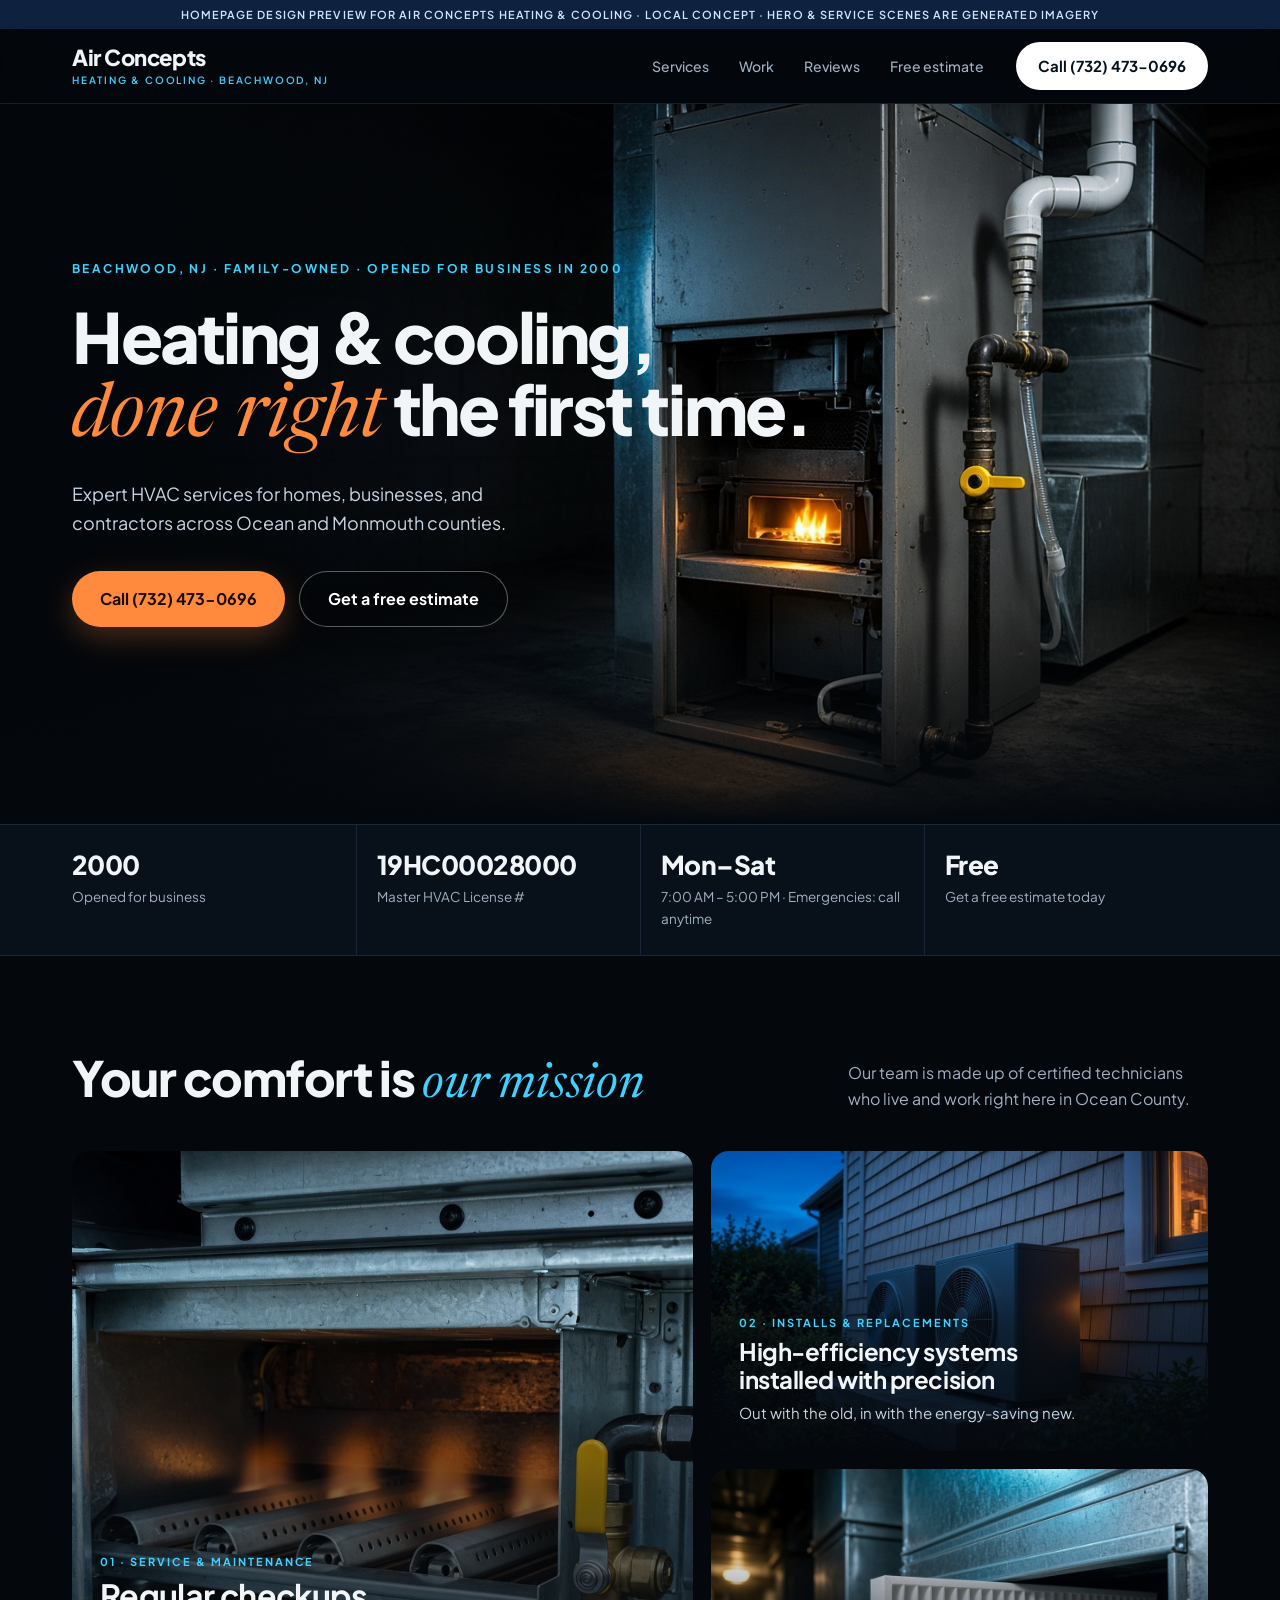
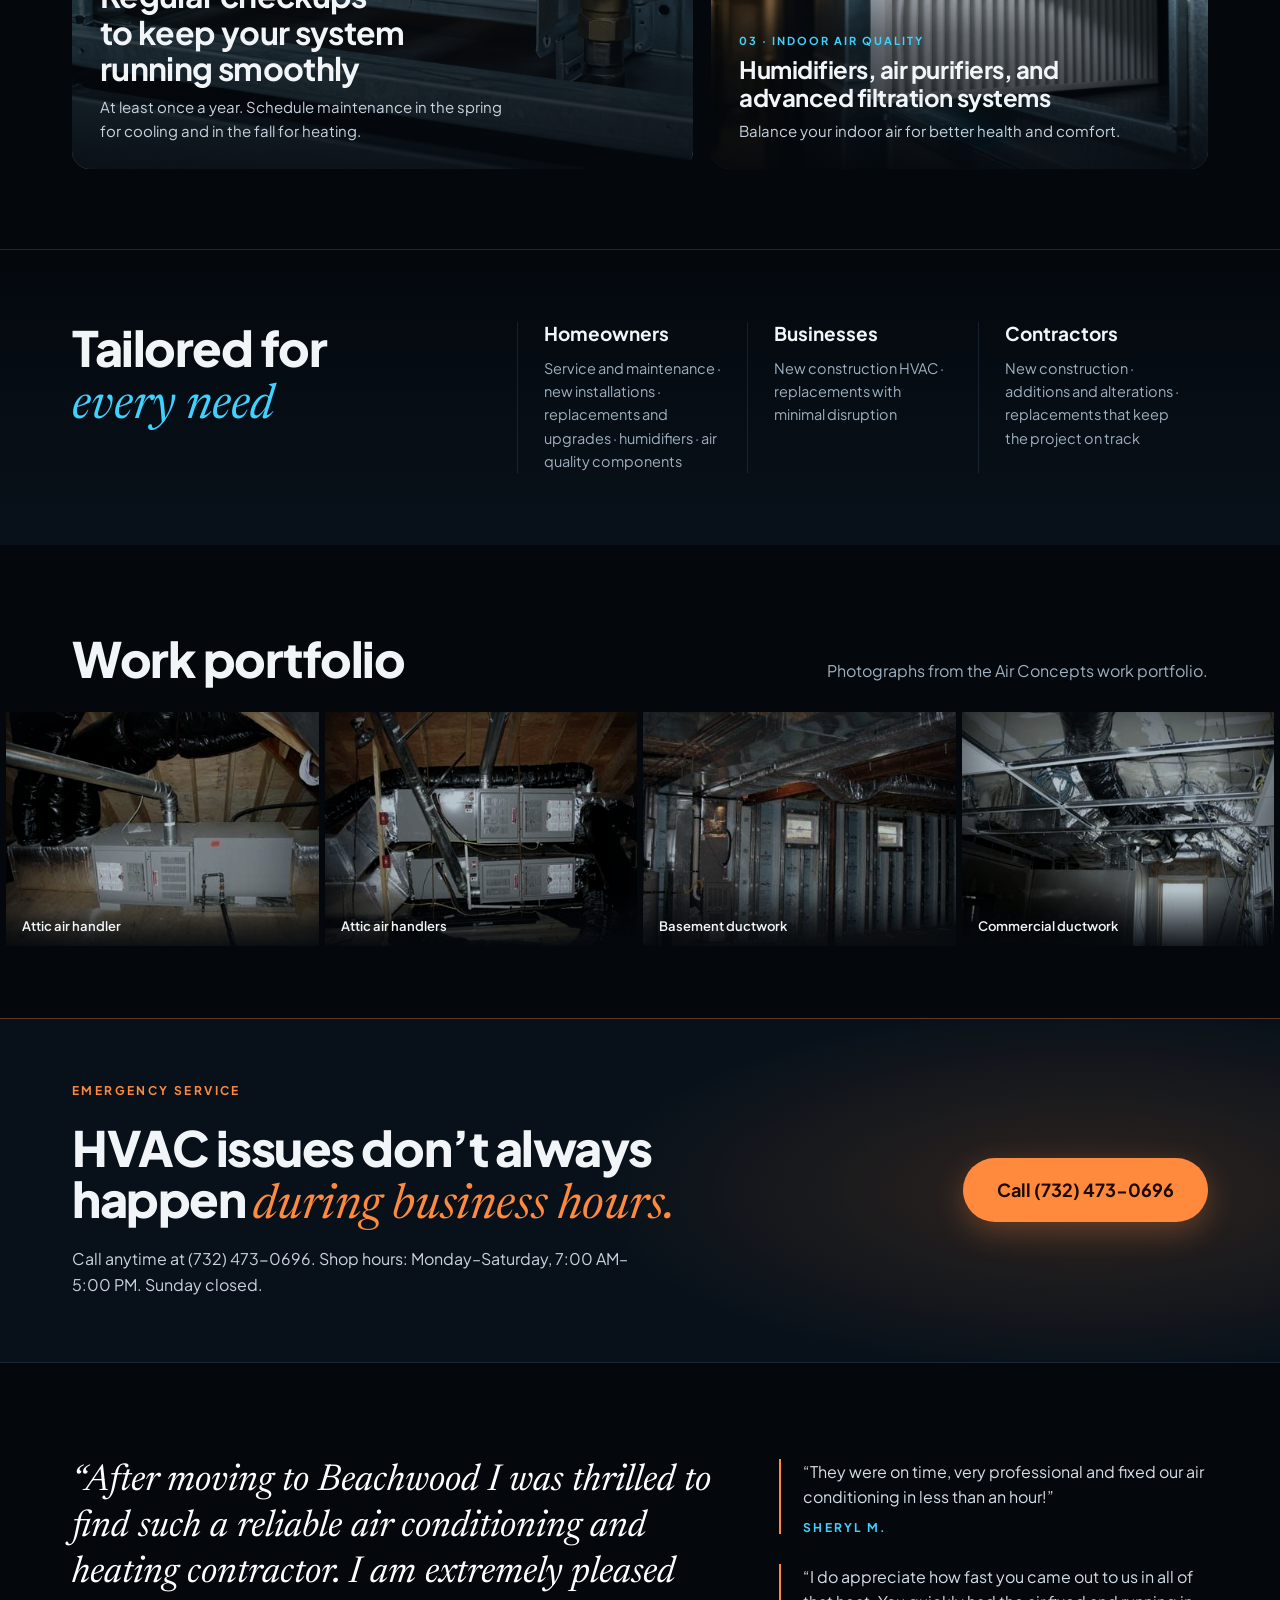
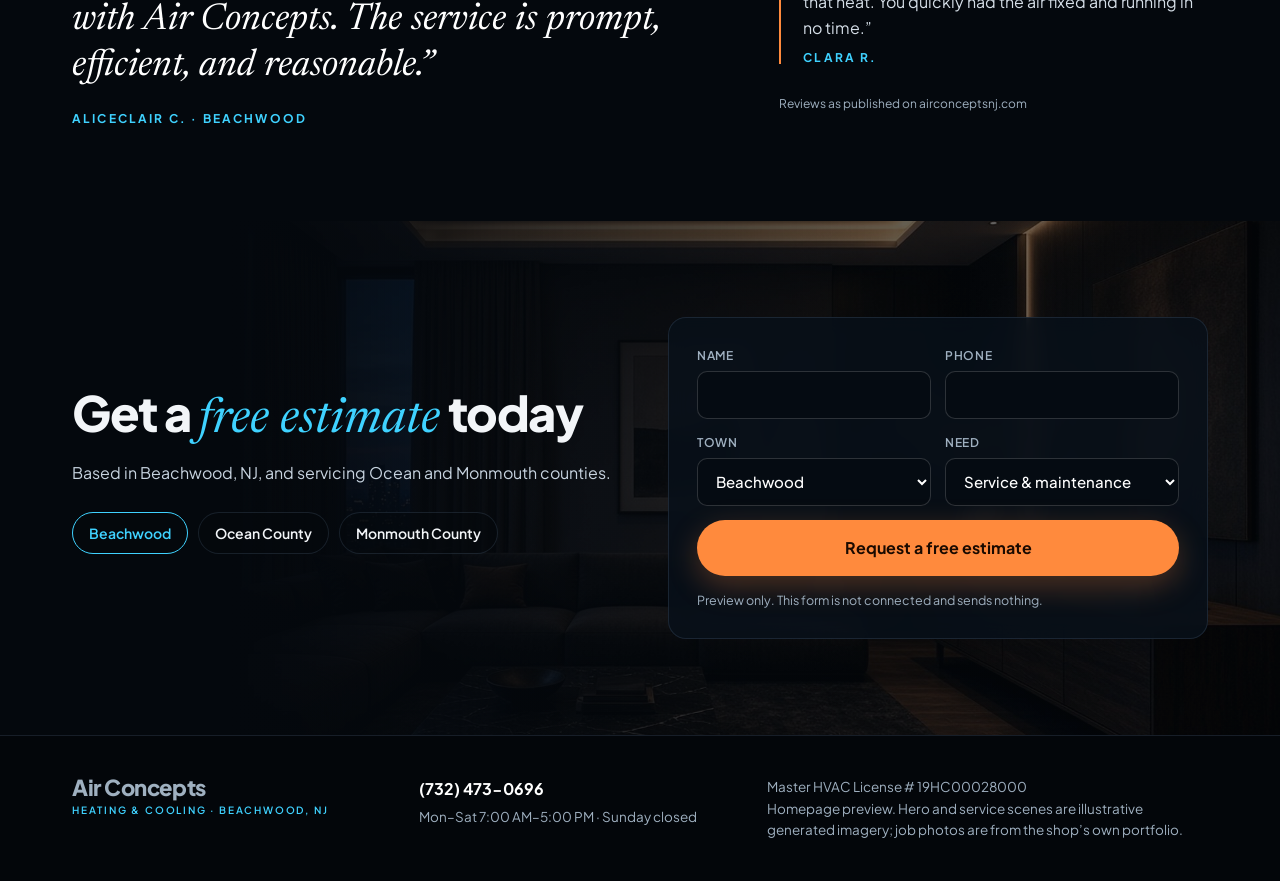
<file: air-concepts-nj/index.html>
<!doctype html>
<html lang="en">
<head>
<meta charset="utf-8">
<meta name="viewport" content="width=device-width, initial-scale=1">
<title>Air Concepts Heating &amp; Cooling · Homepage preview</title>
<meta name="robots" content="noindex,nofollow">
<link rel="icon" href="data:,">
<link rel="stylesheet" href="styles.css">
</head>
<body>
<a class="skip" href="#main">Skip to content</a>
<div class="ribbon"><span class="rb-long">Homepage design preview for Air Concepts Heating &amp; Cooling · local concept · hero &amp; service scenes are generated imagery</span><span class="rb-short">Design preview · Air Concepts · local concept</span></div>

<header class="hdr" id="top">
  <div class="wrap hdr-in">
    <a class="brand" href="#top" aria-label="Air Concepts Heating &amp; Cooling, home">
      <span class="brand-name">Air Concepts</span>
      <span class="brand-sub">Heating &amp; Cooling · Beachwood, NJ</span>
    </a>
    <nav class="nav" id="nav" aria-label="Main">
      <a href="#services">Services</a>
      <a href="#work">Work</a>
      <a href="#reviews">Reviews</a>
      <a href="#estimate">Free estimate</a>
    </nav>
    <a class="call-pill" href="tel:+17324730696">Call (732) 473-0696</a>
    <button class="menu-btn" type="button" aria-expanded="false" aria-controls="nav">Menu</button>
  </div>
</header>

<main id="main">
<section class="hero" aria-labelledby="h1">
  <picture class="hero-scene">
    <source media="(max-width: 640px)" srcset="assets/img/hero-mobile-390.jpg">
    <img src="assets/img/hero-desktop-1920.jpg" alt="High-efficiency gas furnace in a dark basement utility closet, burner glow visible, cyan rim light (illustrative scene)" fetchpriority="high">
  </picture>
  <div class="hero-veil" aria-hidden="true"></div>
  <div class="wrap hero-copy">
    <p class="kicker">Beachwood, NJ · Family-owned · Opened for business in 2000</p>
    <h1 id="h1">Heating &amp; cooling,<br><span class="nw"><em>done right</em> the</span> <span class="nw">first time.</span></h1>
    <p class="lede">Expert HVAC services for homes, businesses, and contractors across Ocean and Monmouth counties.</p>
    <div class="ctas">
      <a class="btn btn-call" href="tel:+17324730696">Call (732) 473-0696</a>
      <a class="btn btn-line" href="#estimate">Get a free estimate</a>
    </div>
  </div>
</section>

<section class="facts" aria-label="At a glance">
  <div class="wrap facts-in">
    <div class="fact"><b>2000</b><span>Opened for business</span></div>
    <div class="fact"><b>19HC00028000</b><span>Master HVAC License #</span></div>
    <div class="fact"><b>Mon–Sat</b><span>7:00 AM – 5:00 PM · Emergencies: call anytime</span></div>
    <div class="fact"><b>Free</b><span>Get a free estimate today</span></div>
  </div>
</section>

<section class="panels" id="services" aria-labelledby="svc-h">
  <div class="wrap">
    <div class="sec-top">
      <h2 id="svc-h">Your comfort is <em>our mission</em></h2>
      <p>Our team is made up of certified technicians who live and work right here in Ocean County.</p>
    </div>
    <div class="panel-grid">
      <article class="panel panel-tall">
        <img src="assets/img/panel-heating.jpg" alt="Gloved hands adjusting a furnace gas valve lit by an orange burner glow (illustrative scene)" loading="lazy">
        <div class="panel-copy">
          <p class="p-num">01 · Service &amp; maintenance</p>
          <h3>Regular checkups to keep your system running smoothly</h3>
          <p>At least once a year. Schedule maintenance in the spring for cooling and in the fall for heating.</p>
        </div>
            </article>
      <article class="panel">
        <img src="assets/img/panel-cooling.jpg" alt="Two outdoor condenser units beside shingle siding at dusk (illustrative scene)" loading="lazy">
        <div class="panel-copy">
          <p class="p-num">02 · Installs &amp; replacements</p>
          <h3>High-efficiency systems installed with precision</h3>
          <p>Out with the old, in with the energy-saving new.</p>
        </div>
            </article>
      <article class="panel">
        <img src="assets/img/panel-air.jpg" alt="A pleated air filter sliding into a return grille in cool light (illustrative scene)" loading="lazy">
        <div class="panel-copy">
          <p class="p-num">03 · Indoor air quality</p>
          <h3>Humidifiers, air purifiers, and advanced filtration systems</h3>
          <p>Balance your indoor air for better health and comfort.</p>
        </div>
            </article>
    </div>
  </div>
</section>

<section class="who" aria-labelledby="who-h">
  <div class="wrap who-in">
    <h2 id="who-h">Tailored for <em>every need</em></h2>
    <div class="who-cols">
      <div><h3>Homeowners</h3><p>Service and maintenance · new installations · replacements and upgrades · humidifiers · air quality components</p></div>
      <div><h3>Businesses</h3><p>New construction HVAC · replacements with minimal disruption</p></div>
      <div><h3>Contractors</h3><p>New construction · additions and alterations · replacements that keep the project on track</p></div>
    </div>
  </div>
</section>

<section class="work" id="work" aria-labelledby="work-h">
  <div class="wrap">
    <div class="work-top">
      <h2 id="work-h">Work portfolio</h2>
      <p>Photographs from the Air Concepts work portfolio.</p>
    </div>
  </div>
  <div class="strip">
    <figure><img src="assets/img/work-attic-handler.jpg" alt="Air handler installed in an attic" loading="eager"><figcaption>Attic air handler</figcaption></figure>
    <figure><img src="assets/img/work-attic-stack.jpg" alt="Stacked air handlers in an attic" loading="eager"><figcaption>Attic air handlers</figcaption></figure>
    <figure><img src="assets/img/work-basement-ducts.jpg" alt="Basement insulation and ductwork" loading="eager"><figcaption>Basement ductwork</figcaption></figure>
    <figure><img src="assets/img/work-commercial-ducts.jpg" alt="Commercial ductwork at the ceiling" loading="eager"><figcaption>Commercial ductwork</figcaption></figure>
  </div>
</section>

<section class="emerg" aria-labelledby="em-h">
  <div class="wrap emerg-in">
    <div>
      <p class="kicker hot">Emergency service</p>
      <h2 id="em-h">HVAC issues don’t always happen <em>during business hours.</em></h2>
      <p>Call anytime at (732) 473-0696. Shop hours: Monday–Saturday, 7:00 AM–5:00 PM. Sunday closed.</p>
    </div>
    <a class="btn btn-call btn-xl" href="tel:+17324730696">Call (732) 473-0696</a>
  </div>
</section>

<section class="reviews" id="reviews" aria-labelledby="rv-h">
  <div class="wrap rv-in">
    <h2 id="rv-h" class="sr">Real feedback from satisfied clients</h2>
    <figure class="rv-big">
      <blockquote>“After moving to Beachwood I was thrilled to find such a reliable air conditioning and heating contractor. I am extremely pleased with Air Concepts. The service is prompt, efficient, and reasonable.”</blockquote>
      <figcaption>AliceClair C. · Beachwood</figcaption>
    </figure>
    <div class="rv-side">
      <figure><blockquote>“They were on time, very professional and fixed our air conditioning in less than an hour!”</blockquote><figcaption>Sheryl M.</figcaption></figure>
      <figure><blockquote>“I do appreciate how fast you came out to us in all of that heat. You quickly had the air fixed and running in no time.”</blockquote><figcaption>Clara R.</figcaption></figure>
      <p class="rv-src">Reviews as published on airconceptsnj.com</p>
    </div>
  </div>
</section>

<section class="close" id="estimate" aria-labelledby="est-h">
  <div class="close-bg" aria-hidden="true"></div>
  <div class="wrap close-in">
    <div class="area">
      <h2 id="est-h">Get a <em>free estimate</em> today</h2>
      <p>Based in Beachwood, NJ, and servicing Ocean and Monmouth counties.</p>
      <ul class="area-list"><li class="home">Beachwood</li><li>Ocean County</li><li>Monmouth County</li></ul>
          </div>
    <form class="form" id="quote-form" novalidate>
      <label>Name<input name="name" autocomplete="off" required></label>
      <label>Phone<input name="phone" type="tel" autocomplete="off" required></label>
      <label>Town<select name="town"><option>Beachwood</option><option>Ocean County</option><option>Monmouth County</option><option>Other town</option></select></label>
      <label>Need<select name="need"><option>Service &amp; maintenance</option><option>New installation</option><option>Replacement or upgrade</option><option>Indoor air quality</option><option>Commercial HVAC</option><option>Contractor project</option><option>Something else</option></select></label>
      <button class="btn btn-call" type="submit">Request a free estimate</button>
      <p class="micro" id="form-status" role="status">Preview only. This form is not connected and sends nothing.</p>
    </form>
  </div>
</section>
</main>

<footer class="foot">
  <div class="wrap foot-in">
    <div><span class="brand-name">Air Concepts</span><span class="brand-sub">Heating &amp; Cooling · Beachwood, NJ</span></div>
    <div><a href="tel:+17324730696">(732) 473-0696</a><span>Mon–Sat 7:00 AM–5:00 PM · Sunday closed</span></div>
    <div><span>Master HVAC License # 19HC00028000</span><span>Homepage preview. Hero and service scenes are illustrative generated imagery; job photos are from the shop’s own portfolio.</span></div>
  </div>
</footer>

<nav class="callbar" aria-label="Quick contact"><a class="cb-call" href="tel:+17324730696">Call (732) 473-0696</a><a class="cb-est" href="#estimate">Free estimate</a></nav>
<script>
const b=document.querySelector('.menu-btn'),n=document.getElementById('nav');
const closeNav=()=>{n.classList.remove('open');b.setAttribute('aria-expanded','false');b.textContent='Menu';};
b.addEventListener('click',()=>{const o=b.getAttribute('aria-expanded')==='true';b.setAttribute('aria-expanded',String(!o));n.classList.toggle('open',!o);b.textContent=o?'Menu':'Close';});
n.querySelectorAll('a').forEach(a=>a.addEventListener('click',closeNav));
document.addEventListener('keydown',e=>{if(e.key==='Escape'&&n.classList.contains('open')){closeNav();b.focus();}});
document.getElementById('quote-form').addEventListener('submit',e=>{e.preventDefault();const f=e.target;if(!f.checkValidity()){f.reportValidity();return;}document.getElementById('form-status').textContent='Preview only — nothing was sent. Call (732) 473-0696 to reach Air Concepts.';});
const cb=document.querySelector('.callbar'),ctas=document.querySelector('.hero .ctas');
if(cb&&ctas&&'IntersectionObserver'in window){new IntersectionObserver(e=>{cb.classList.toggle('show',!e[0].isIntersecting);}).observe(ctas);}else if(cb){cb.classList.add('show');}
</script>
</body>
</html>
</file>
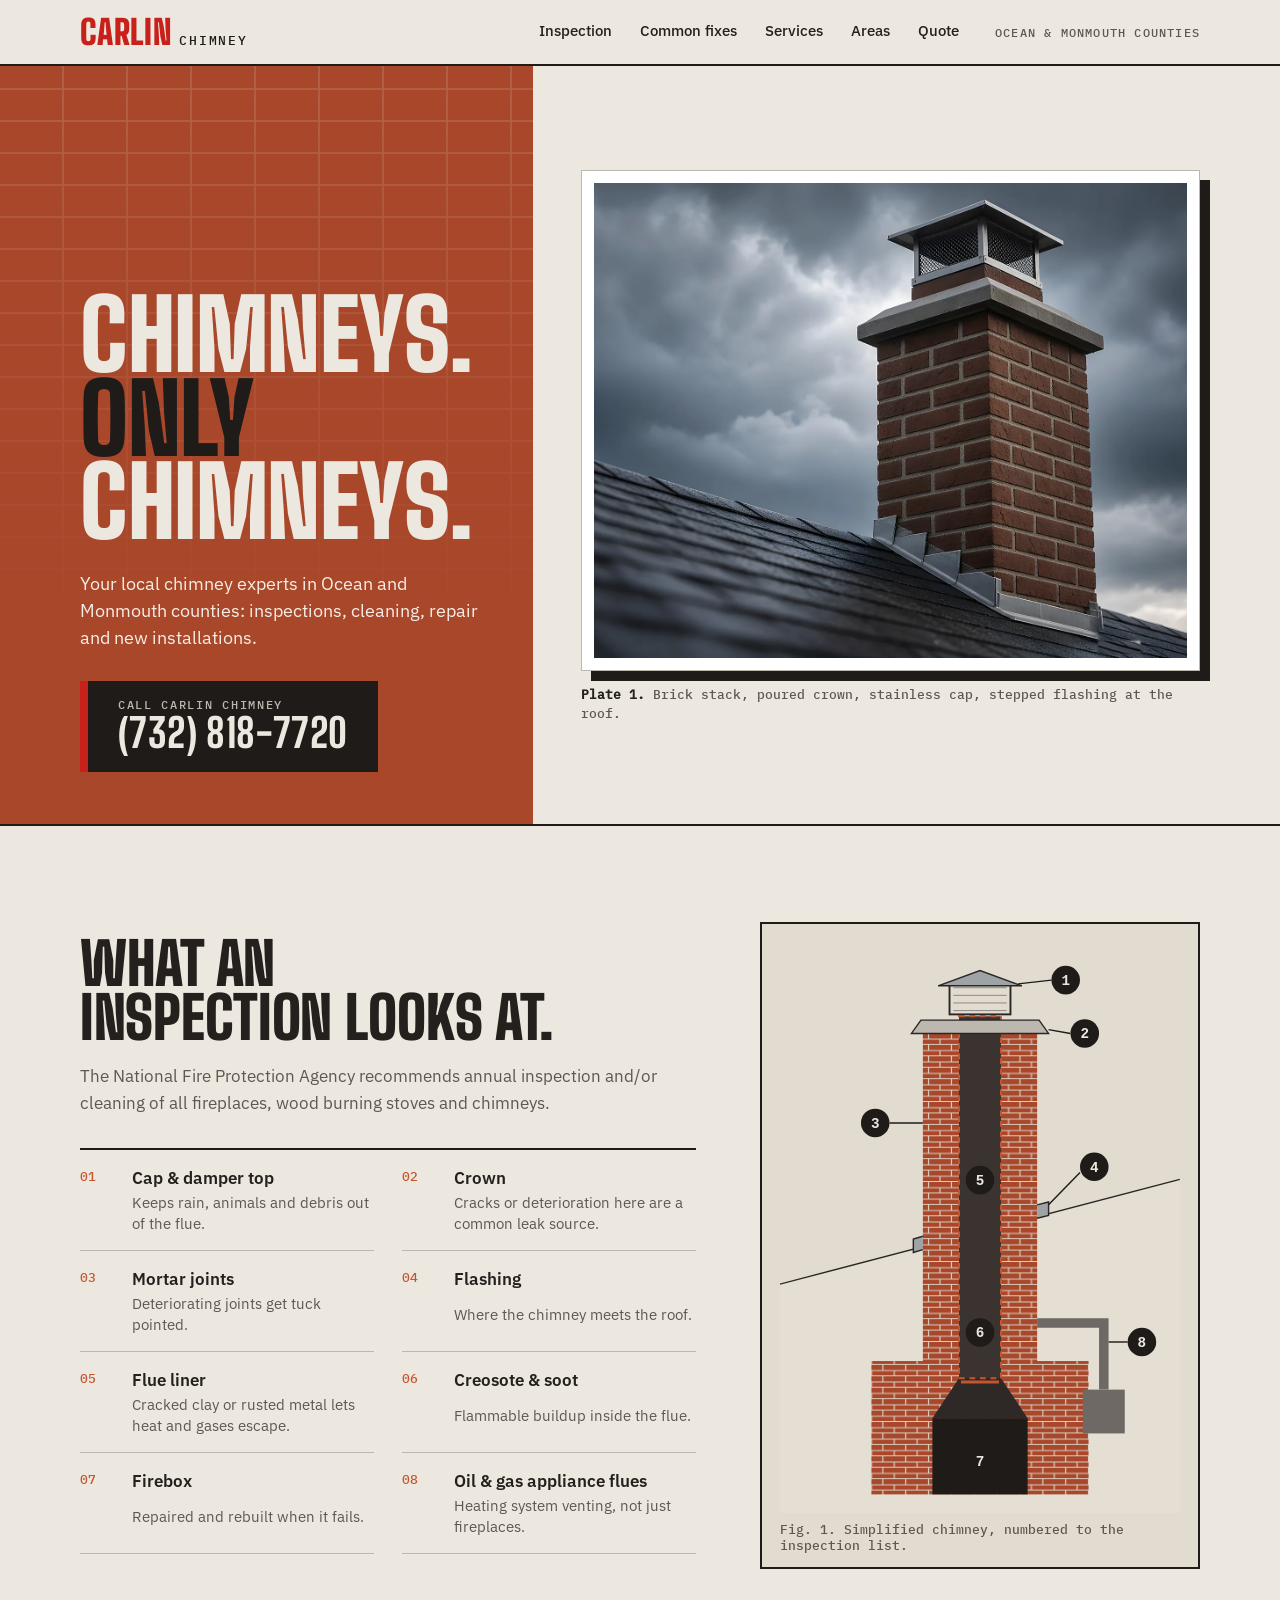
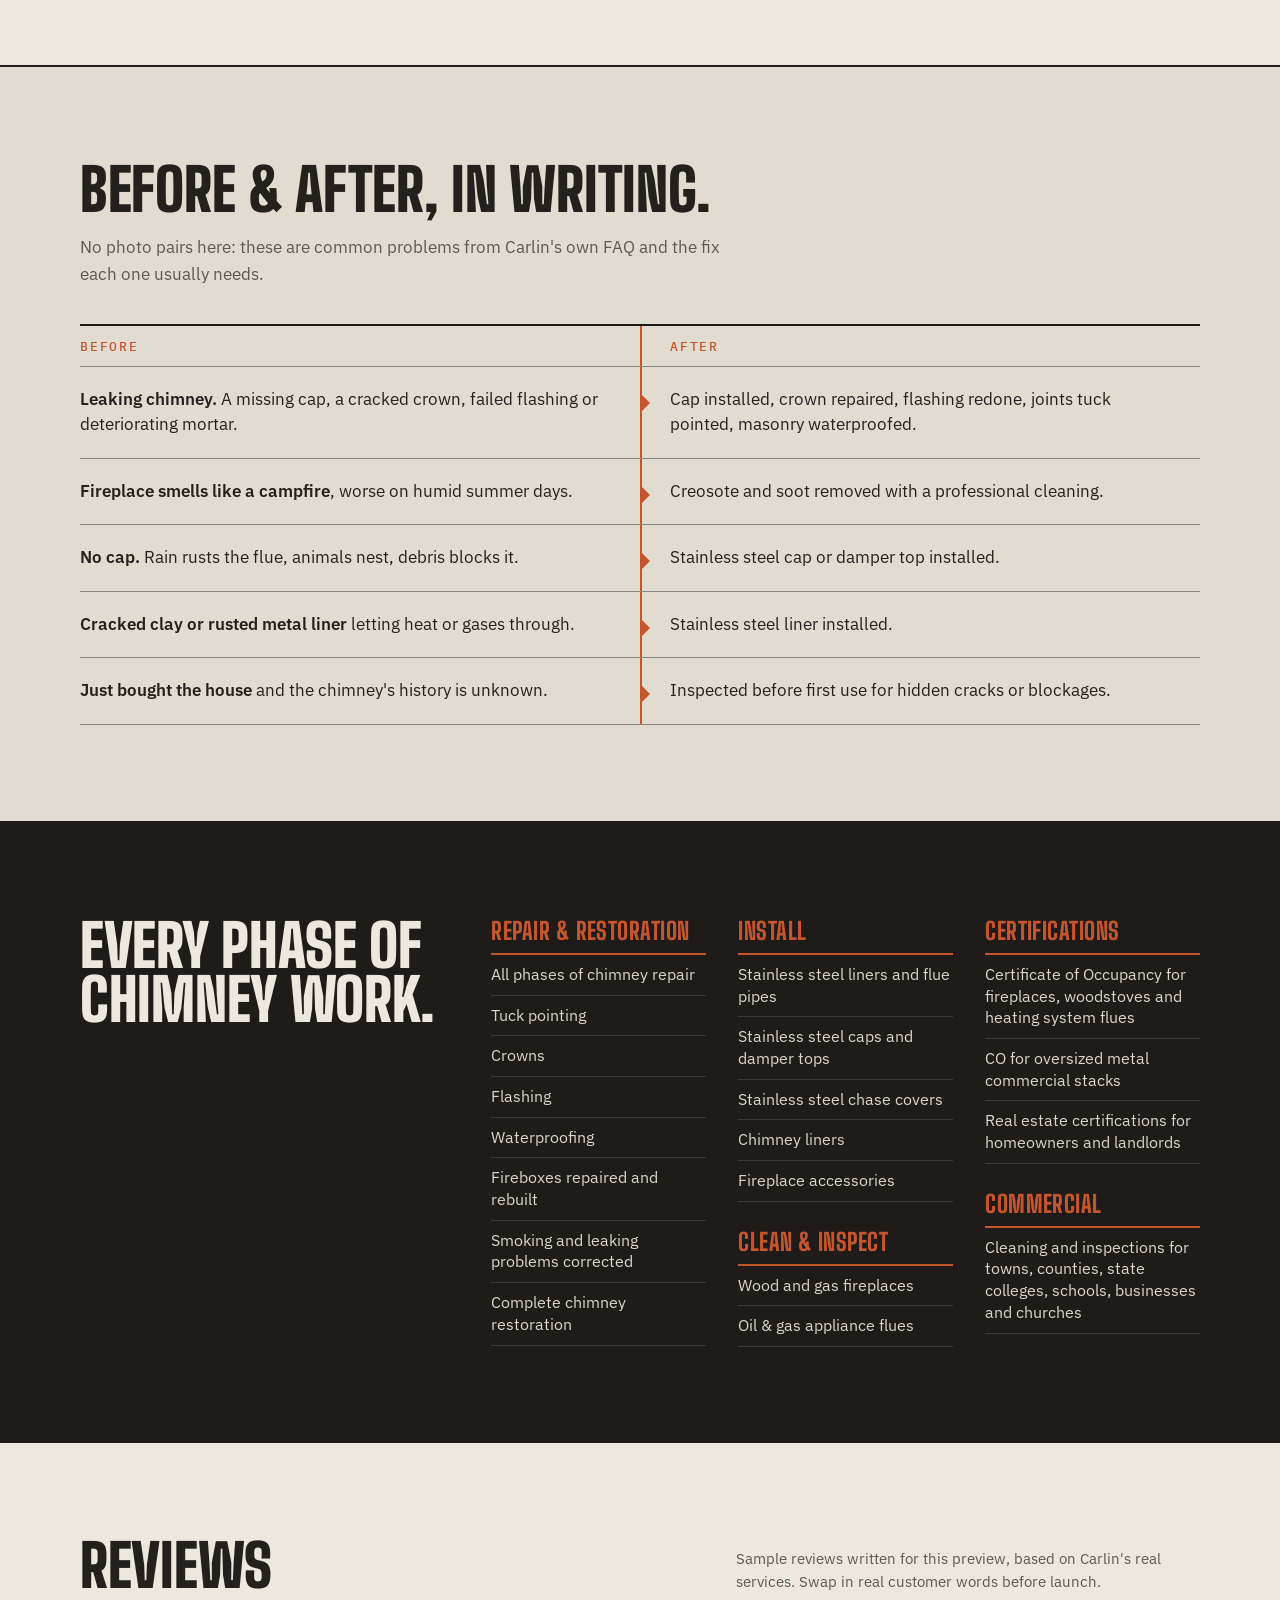
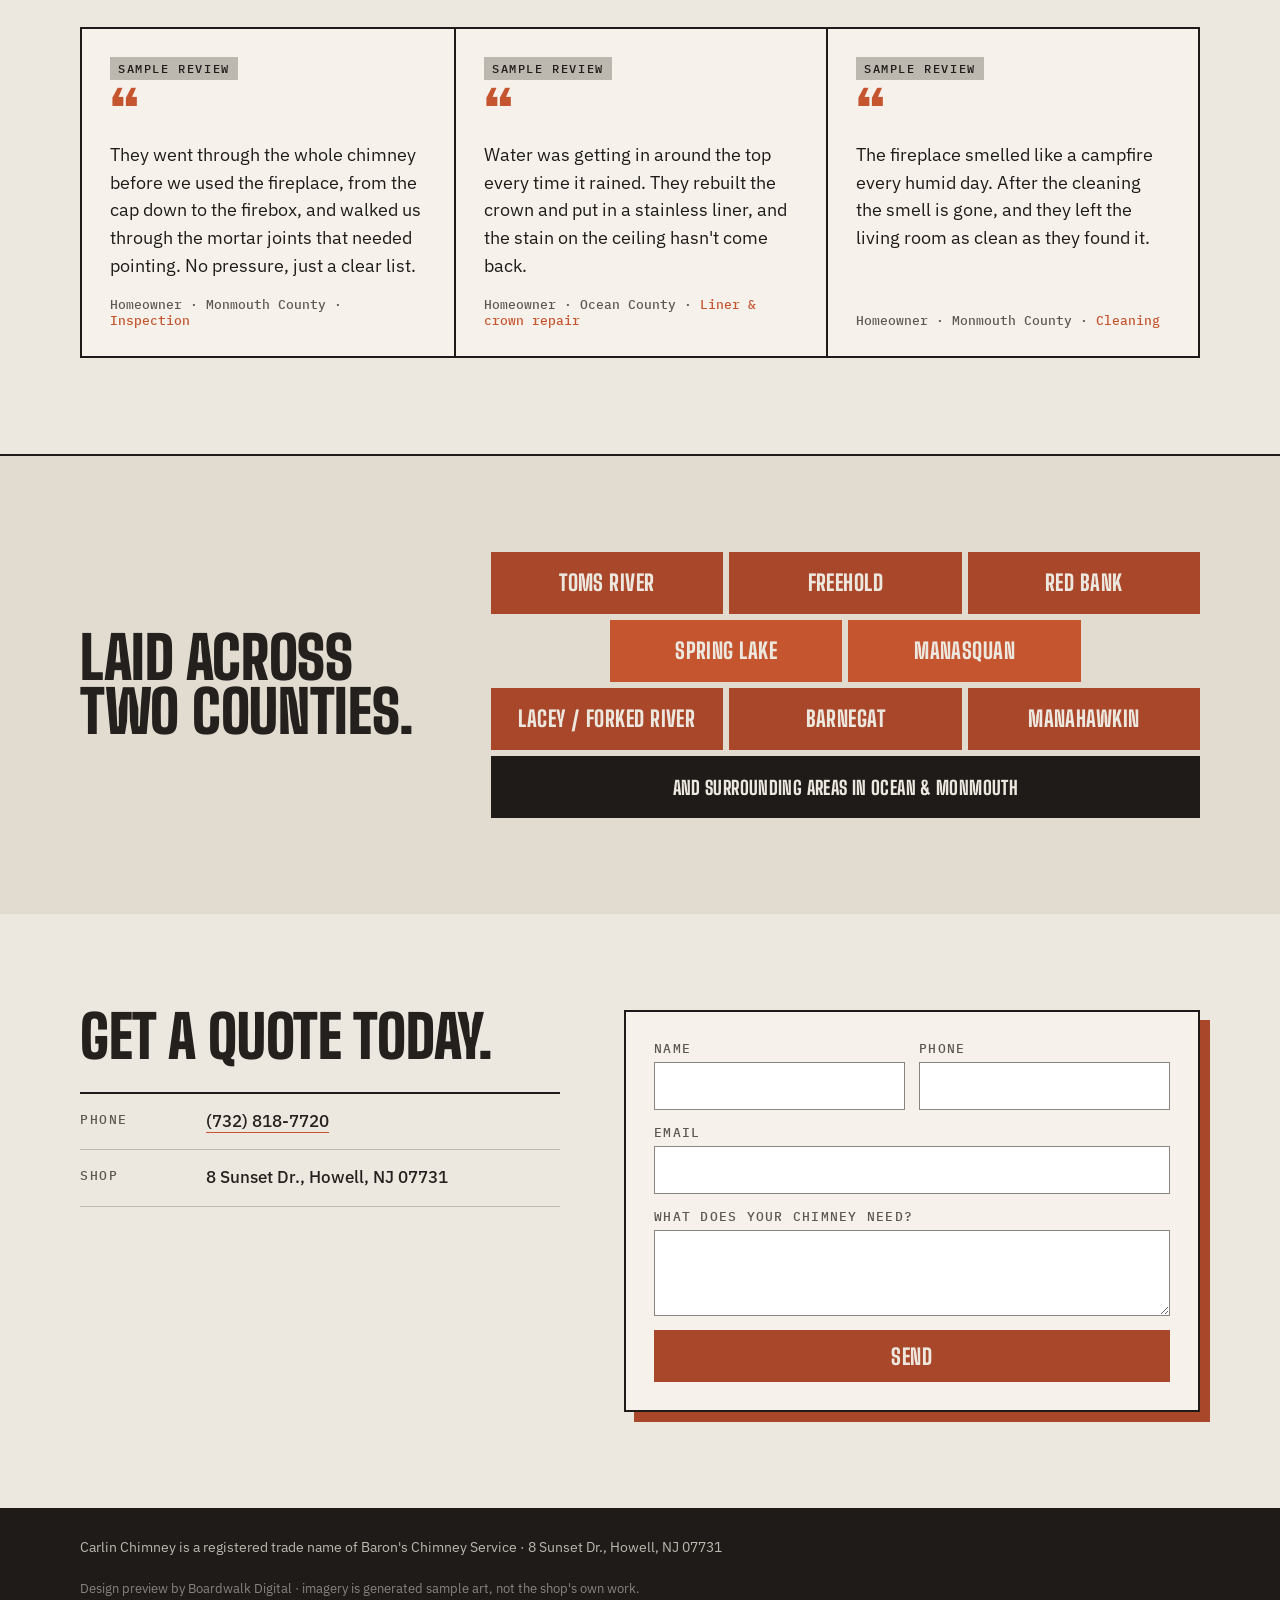
<file: carlin-chimney/index.html>
<!doctype html>
<html lang="en">
<head>
<meta charset="utf-8">
<meta name="viewport" content="width=device-width,initial-scale=1">
<meta name="robots" content="noindex,nofollow">
<title>Carlin Chimney · Howell, NJ · design preview</title>
<meta name="description" content="Carlin Chimney in Howell, NJ. Your local chimney experts in Ocean and Monmouth counties: inspections, cleaning, repair and new installations. Call (732) 818-7720.">
<meta name="theme-color" content="#A9472A">
<meta property="og:title" content="Carlin Chimney · Howell, NJ">
<meta property="og:description" content="Carlin Chimney in Howell, NJ. Your local chimney experts in Ocean and Monmouth counties: inspections, cleaning, repair and new installations. Call (732) 818-7720.">
<link rel="preload" href="assets/img/hero-desktop.webp" as="image" type="image/webp">
<link rel="preload" href="assets/fonts/big-shoulders-display-latin-900-normal.woff2" as="font" type="font/woff2">
<link rel="stylesheet" href="styles.css">
</head>
<body>
<a class="skip" href="#main">Skip to content</a>
<header class="hdr">
  <div class="wrap hdr-in">
    <a class="logo" href="#top" aria-label="Carlin Chimney, home"><b>Carlin</b><span>Chimney</span></a>
    <nav class="nav" id="nav" aria-label="Main"><a href="#inspection">Inspection</a><a href="#fixes">Common fixes</a><a href="#services">Services</a><a href="#areas">Areas</a><a href="#quote">Quote</a></nav>
    <p class="hdr-area">Ocean &amp; Monmouth Counties</p>
    <button class="menu-btn" type="button" aria-expanded="false" aria-controls="nav" aria-label="Menu"><span class="menu-bars" aria-hidden="true"></span></button>
  </div>
</header>
<main id="main">
  <section class="hero" id="top" aria-labelledby="h1">
    <div class="field">
      <div class="field-in">
        <h1 id="h1"><span>Chimneys.</span><span>Only</span><span>chimneys.</span></h1>
        <p class="dek">Your local chimney experts in Ocean and Monmouth counties: inspections, cleaning, repair and new installations.</p>
        <a class="call" href="tel:+17328187720"><span class="call-k">Call Carlin Chimney</span><span class="call-n">(732) 818-7720</span></a>
      </div>
    </div>
    <figure class="plate">
      <div class="plate-frame">
        <picture>
          <source media="(max-width:760px)" srcset="assets/img/hero-mobile.webp" type="image/webp">
          <source media="(max-width:760px)" srcset="assets/img/hero-mobile.jpg">
          <source srcset="assets/img/hero-desktop.webp" type="image/webp">
          <img src="assets/img/hero-desktop.jpg" alt="A red brick chimney with a concrete crown, a stainless steel cap and stepped metal flashing at the roofline, under a stormy sky" width="1920" height="1080">
        </picture>
      </div>
      <figcaption><b>Plate 1.</b> Brick stack, poured crown, stainless cap, stepped flashing at the roof.</figcaption>
    </figure>
  </section>

  <section class="inspect" id="inspection" aria-labelledby="ins-h">
    <div class="wrap inspect-in">
      <div class="ins-copy">
        <h2 id="ins-h" class="h2">What an inspection looks&nbsp;at.</h2>
        <p class="lead">The National Fire Protection Agency recommends annual inspection and/or cleaning of all fireplaces, wood burning stoves and chimneys.</p>
        <ol class="check">
          <li><b>Cap &amp; damper top</b><span>Keeps rain, animals and debris out of the flue.</span></li>
          <li><b>Crown</b><span>Cracks or deterioration here are a common leak source.</span></li>
          <li><b>Mortar joints</b><span>Deteriorating joints get tuck pointed.</span></li>
          <li><b>Flashing</b><span>Where the chimney meets the roof.</span></li>
          <li><b>Flue liner</b><span>Cracked clay or rusted metal lets heat and gases escape.</span></li>
          <li><b>Creosote &amp; soot</b><span>Flammable buildup inside the flue.</span></li>
          <li><b>Firebox</b><span>Repaired and rebuilt when it fails.</span></li>
          <li><b>Oil &amp; gas appliance flues</b><span>Heating system venting, not just fireplaces.</span></li>
        </ol>
      </div>
      <figure class="diagram" aria-label="Diagram of a chimney with eight numbered inspection points">
        <svg viewBox="0 0 420 600" role="img" aria-hidden="true">
          <defs>
            <pattern id="brick" width="24" height="12" patternUnits="userSpaceOnUse">
              <rect width="24" height="12" fill="#A9472A"/>
              <path d="M0 11.5H24M12 0V6M0 6H24M0 6V12M24 6V12" stroke="#D8D1C4" stroke-width="1.2" fill="none"/>
            </pattern>
          </defs>
          <path d="M0 360 L420 250" stroke="#2A2624" stroke-width="3"/>
          <path d="M0 360 L420 250 L420 600 L0 600Z" fill="#E4DED3"/>
          <rect x="150" y="96" width="120" height="420" fill="url(#brick)"/>
          <rect x="96" y="440" width="228" height="140" fill="url(#brick)"/>
          <rect x="160" y="500" width="100" height="80" fill="#1E1B19"/>
          <path d="M160 500 L190 455 L230 455 L260 500Z" fill="#2E2926"/>
          <rect x="188" y="78" width="44" height="380" fill="#3A3330" stroke="#C4552F" stroke-width="2" stroke-dasharray="6 5"/>
          <path d="M138 96 L282 96 L272 82 L148 82Z" fill="#BDB8AF" stroke="#2A2624" stroke-width="1.5"/>
          <rect x="178" y="44" width="64" height="32" fill="none" stroke="#2A2624" stroke-width="2"/>
          <path d="M182 48 H238 M182 56 H238 M182 64 H238 M182 72 H238" stroke="#8A8580" stroke-width="1"/>
          <path d="M166 46 L210 30 L254 46Z" fill="#9EA3A6" stroke="#2A2624" stroke-width="1.5"/>
          <path d="M150 323 l-10 3 v-14 l10 -3 M270 290 l12 -3 v-14 l-12 3" fill="#9EA3A6" stroke="#2A2624" stroke-width="1.5"/>
          <path d="M270 400 H340 V470" fill="none" stroke="#6E6964" stroke-width="10"/>
          <rect x="318" y="470" width="44" height="46" fill="#6E6964"/>
          <line x1="190" y1="462" x2="230" y2="462" stroke="#C4552F" stroke-width="3"/>
          <g class="pins" font-family="IBM Plex Mono,monospace" font-size="15" font-weight="600" text-anchor="middle">
            <g><circle cx="300" cy="40" r="15"/><text x="300" y="45">1</text></g><line x1="285" y1="40" x2="250" y2="44"/>
            <g><circle cx="320" cy="96" r="15"/><text x="320" y="101">2</text></g><line x1="305" y1="96" x2="282" y2="92"/>
            <g><circle cx="100" cy="190" r="15"/><text x="100" y="195">3</text></g><line x1="115" y1="190" x2="150" y2="190"/>
            <g><circle cx="330" cy="236" r="15"/><text x="330" y="241">4</text></g><line x1="315" y1="242" x2="282" y2="276"/>
            <g><circle cx="210" cy="250" r="15"/><text x="210" y="255">5</text></g>
            <g><circle cx="210" cy="410" r="15"/><text x="210" y="415">6</text></g>
            <g><circle cx="210" cy="545" r="15"/><text x="210" y="550">7</text></g>
            <g><circle cx="380" cy="420" r="15"/><text x="380" y="425">8</text></g><line x1="365" y1="420" x2="345" y2="420"/>
          </g>
        </svg>
        <figcaption>Fig. 1. Simplified chimney, numbered to the inspection list.</figcaption>
      </figure>
    </div>
  </section>

  <section class="fixes" id="fixes" aria-labelledby="fix-h">
    <div class="wrap">
      <h2 id="fix-h" class="h2">Before &amp; after, in writing.</h2>
      <p class="fix-note">No photo pairs here: these are common problems from Carlin's own FAQ and the fix each one usually needs.</p>
      <div class="ledger" role="table" aria-label="Common chimney problems and fixes">
        <div class="lr lr-h" role="row"><span role="columnheader">Before</span><span role="columnheader">After</span></div>
        <div class="lr" role="row"><p role="cell"><b>Leaking chimney.</b> A missing cap, a cracked crown, failed flashing or deteriorating mortar.</p><p role="cell">Cap installed, crown repaired, flashing redone, joints tuck pointed, masonry waterproofed.</p></div>
        <div class="lr" role="row"><p role="cell"><b>Fireplace smells like a campfire</b>, worse on humid summer days.</p><p role="cell">Creosote and soot removed with a professional cleaning.</p></div>
        <div class="lr" role="row"><p role="cell"><b>No cap.</b> Rain rusts the flue, animals nest, debris blocks it.</p><p role="cell">Stainless steel cap or damper top installed.</p></div>
        <div class="lr" role="row"><p role="cell"><b>Cracked clay or rusted metal liner</b> letting heat or gases through.</p><p role="cell">Stainless steel liner installed.</p></div>
        <div class="lr" role="row"><p role="cell"><b>Just bought the house</b> and the chimney's history is unknown.</p><p role="cell">Inspected before first use for hidden cracks or blockages.</p></div>
      </div>
    </div>
  </section>

  <section class="services" id="services" aria-labelledby="svc-h">
    <div class="wrap svc-in">
      <h2 id="svc-h" class="h2 h2-light">Every phase of chimney&nbsp;work.</h2>
      <div class="svc-cols">
        <div><h3>Repair &amp; restoration</h3><ul><li>All phases of chimney repair</li><li>Tuck pointing</li><li>Crowns</li><li>Flashing</li><li>Waterproofing</li><li>Fireboxes repaired and rebuilt</li><li>Smoking and leaking problems corrected</li><li>Complete chimney restoration</li></ul></div>
        <div><h3>Install</h3><ul><li>Stainless steel liners and flue pipes</li><li>Stainless steel caps and damper tops</li><li>Stainless steel chase covers</li><li>Chimney liners</li><li>Fireplace accessories</li></ul><h3>Clean &amp; inspect</h3><ul><li>Wood and gas fireplaces</li><li>Oil &amp; gas appliance flues</li></ul></div>
        <div><h3>Certifications</h3><ul><li>Certificate of Occupancy for fireplaces, woodstoves and heating system flues</li><li>CO for oversized metal commercial stacks</li><li>Real estate certifications for homeowners and landlords</li></ul><h3>Commercial</h3><ul><li>Cleaning and inspections for towns, counties, state colleges, schools, businesses and churches</li></ul></div>
      </div>
    </div>
  </section>

  <section class="reviews" aria-labelledby="rev-h">
    <div class="wrap">
      <div class="rev-top"><h2 id="rev-h" class="h2">Reviews</h2><p class="rev-note">Sample reviews written for this preview, based on Carlin's real services. Swap in real customer words before launch.</p></div>
      <div class="rev-grid">
        <figure class="card"><span class="tag">Sample review</span><blockquote>They went through the whole chimney before we used the fireplace, from the cap down to the firebox, and walked us through the mortar joints that needed pointing. No pressure, just a clear list.</blockquote><figcaption>Homeowner · Monmouth County · <span>Inspection</span></figcaption></figure>
        <figure class="card"><span class="tag">Sample review</span><blockquote>Water was getting in around the top every time it rained. They rebuilt the crown and put in a stainless liner, and the stain on the ceiling hasn't come back.</blockquote><figcaption>Homeowner · Ocean County · <span>Liner &amp; crown repair</span></figcaption></figure>
        <figure class="card"><span class="tag">Sample review</span><blockquote>The fireplace smelled like a campfire every humid day. After the cleaning the smell is gone, and they left the living room as clean as they found it.</blockquote><figcaption>Homeowner · Monmouth County · <span>Cleaning</span></figcaption></figure>
      </div>
    </div>
  </section>

  <section class="areas" id="areas" aria-labelledby="areas-h">
    <div class="wrap areas-in">
      <h2 id="areas-h" class="h2">Laid across two counties.</h2>
      <ul class="bond" aria-label="Towns served">
        <li>Toms River</li><li>Freehold</li><li>Red Bank</li><li>Spring Lake</li><li>Manasquan</li><li>Lacey / Forked River</li><li>Barnegat</li><li>Manahawkin</li><li class="more">and surrounding areas in Ocean &amp; Monmouth</li>
      </ul>
    </div>
  </section>

  <section class="quote" id="quote" aria-labelledby="q-h">
    <div class="wrap quote-in">
      <div>
        <h2 id="q-h" class="h2">Get a quote today.</h2>
        <dl class="facts">
          <div><dt>Phone</dt><dd><a href="tel:+17328187720">(732) 818-7720</a></dd></div>
          <div><dt>Shop</dt><dd>8 Sunset Dr., Howell, NJ 07731</dd></div>
        </dl>
      </div>
      <form class="form" novalidate>
        <div class="row2">
          <label for="f-name">Name<input id="f-name" name="name" type="text" required autocomplete="name" aria-required="true"></label>
          <label for="f-phone">Phone<input id="f-phone" name="phone" type="tel" autocomplete="tel"></label>
        </div>
        <label for="f-email">Email<input id="f-email" name="email" type="email" autocomplete="email"></label>
        <label for="f-msg">What does your chimney need?<textarea id="f-msg" name="message" rows="3"></textarea></label>
        <button type="submit">Send</button>
        <p class="form-err" id="form-err" role="alert" hidden></p>
      </form>
      <p class="form-ok" id="form-ok" role="status" tabindex="-1" hidden>Preview only: nothing was sent.</p>
    </div>
  </section>
</main>
<footer class="ftr">
  <div class="wrap ftr-in">
    <p>Carlin Chimney is a registered trade name of Baron's Chimney Service · 8 Sunset Dr., Howell, NJ 07731</p>
    <p class="dim">Design preview by Boardwalk Digital · imagery is generated sample art, not the shop's own work.</p>
  </div>
</footer>
<script>
(function(){
  const nav=document.getElementById('nav');
  const btn=document.querySelector('.menu-btn');
  const setOpen=function(open){
    nav.classList.toggle('open',open);
    btn.setAttribute('aria-expanded', open ? 'true' : 'false');
  };
  btn.addEventListener('click',function(){
    setOpen(btn.getAttribute('aria-expanded')!=='true');
  });
  document.addEventListener('keydown',function(e){
    if(e.key==='Escape') setOpen(false);
  });
  nav.querySelectorAll('a').forEach(function(a){
    a.addEventListener('click',function(){ setOpen(false); });
  });
  window.addEventListener('resize',function(){
    if(window.matchMedia('(min-width:1061px)').matches) setOpen(false);
  });

  const f=document.querySelector('.form');
  const ok=document.querySelector('.form-ok');
  const er=document.querySelector('.form-err');
  const name=document.getElementById('f-name');
  const phone=document.getElementById('f-phone');
  const email=document.getElementById('f-email');
  const clearErr=function(){
    [name,phone,email].forEach(function(el){
      el.removeAttribute('aria-invalid');
      el.removeAttribute('aria-describedby');
    });
    er.hidden=true;
    er.textContent='';
  };
  const showErr=function(msg, fields){
    er.textContent=msg;
    er.hidden=false;
    fields.forEach(function(el){
      el.setAttribute('aria-invalid','true');
      el.setAttribute('aria-describedby','form-err');
    });
    fields[0].focus();
  };
  f.addEventListener('submit',function(e){
    e.preventDefault();
    clearErr();
    const n=name.value.trim();
    const ph=phone.value.trim();
    const em=email.value.trim();
    if(!n){ showErr('Enter your name.',[name]); return; }
    if(!ph && !em){ showErr('Add a phone or email.',[phone,email]); return; }
    if(em && email.validity.typeMismatch){ showErr('Enter a valid email.',[email]); return; }
    f.hidden=true;
    ok.hidden=false;
    ok.focus();
  });
})();
</script>
</body>
</html>
</file>
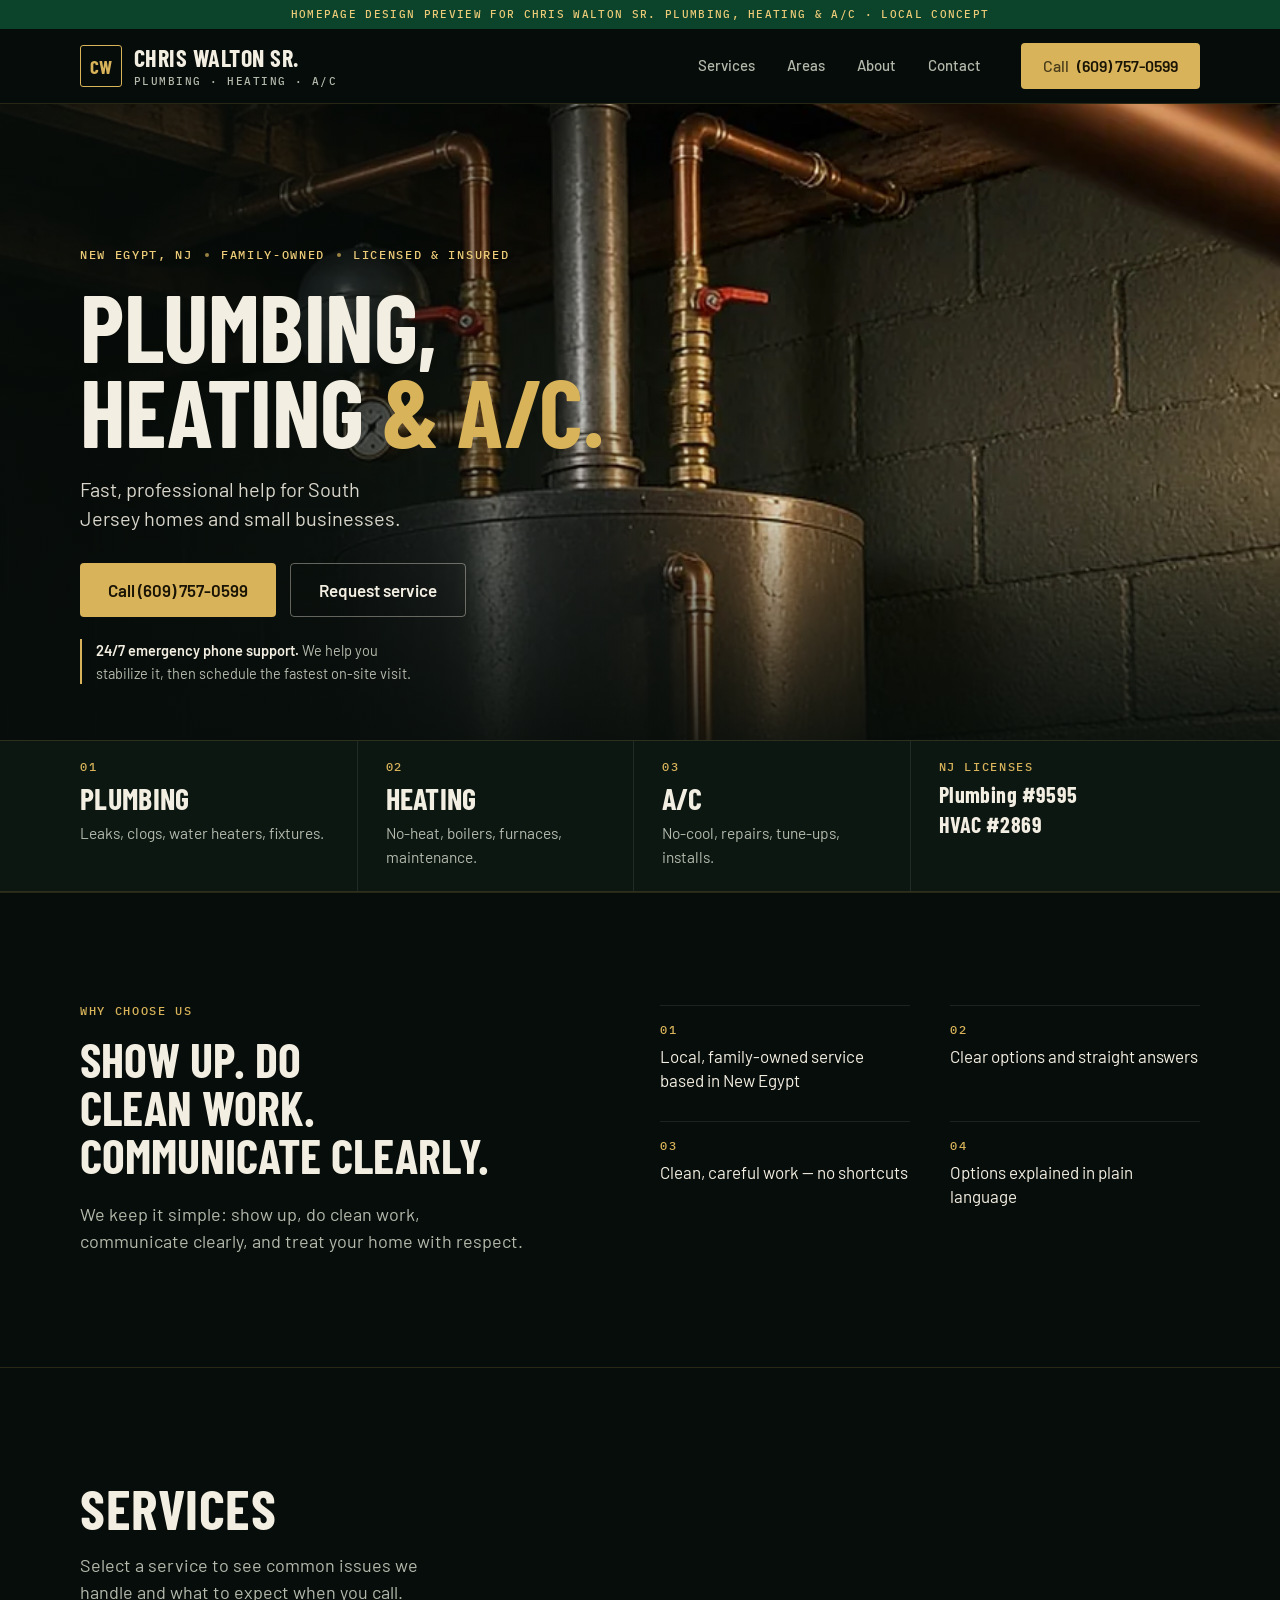
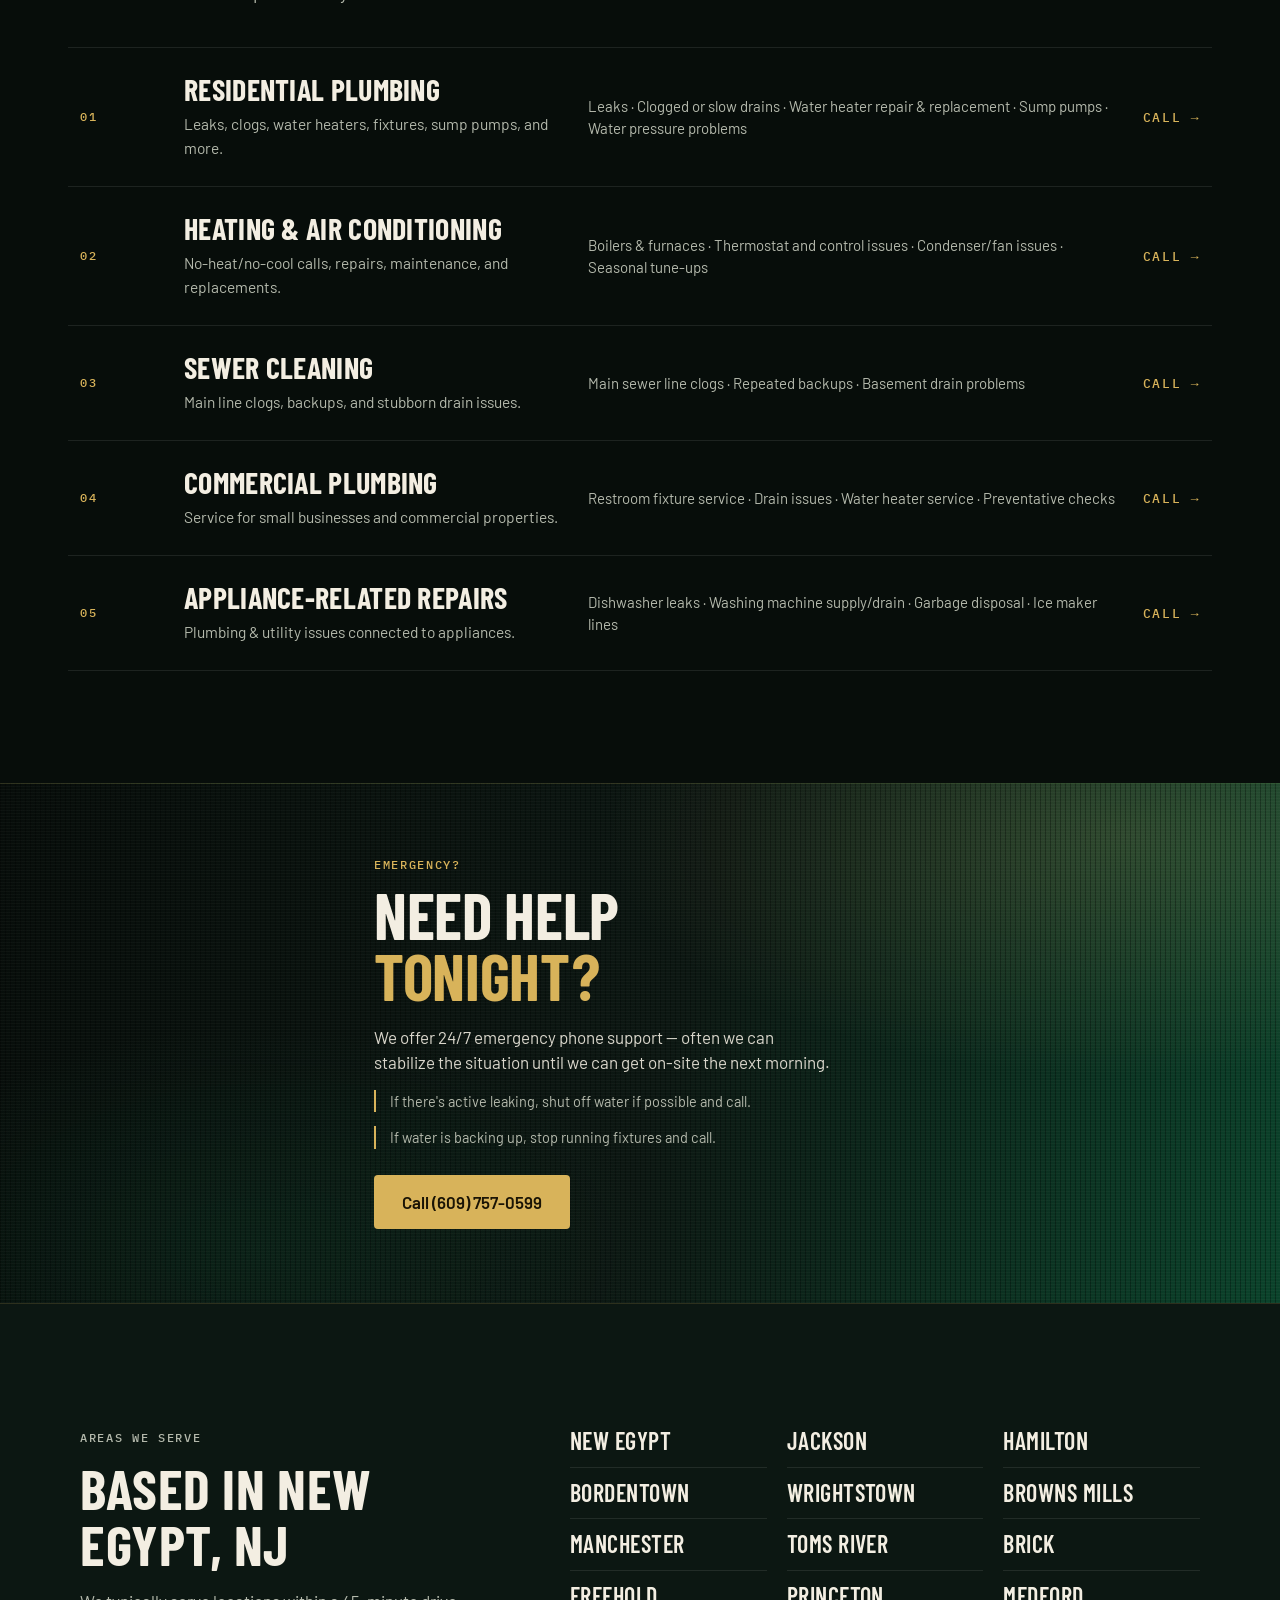
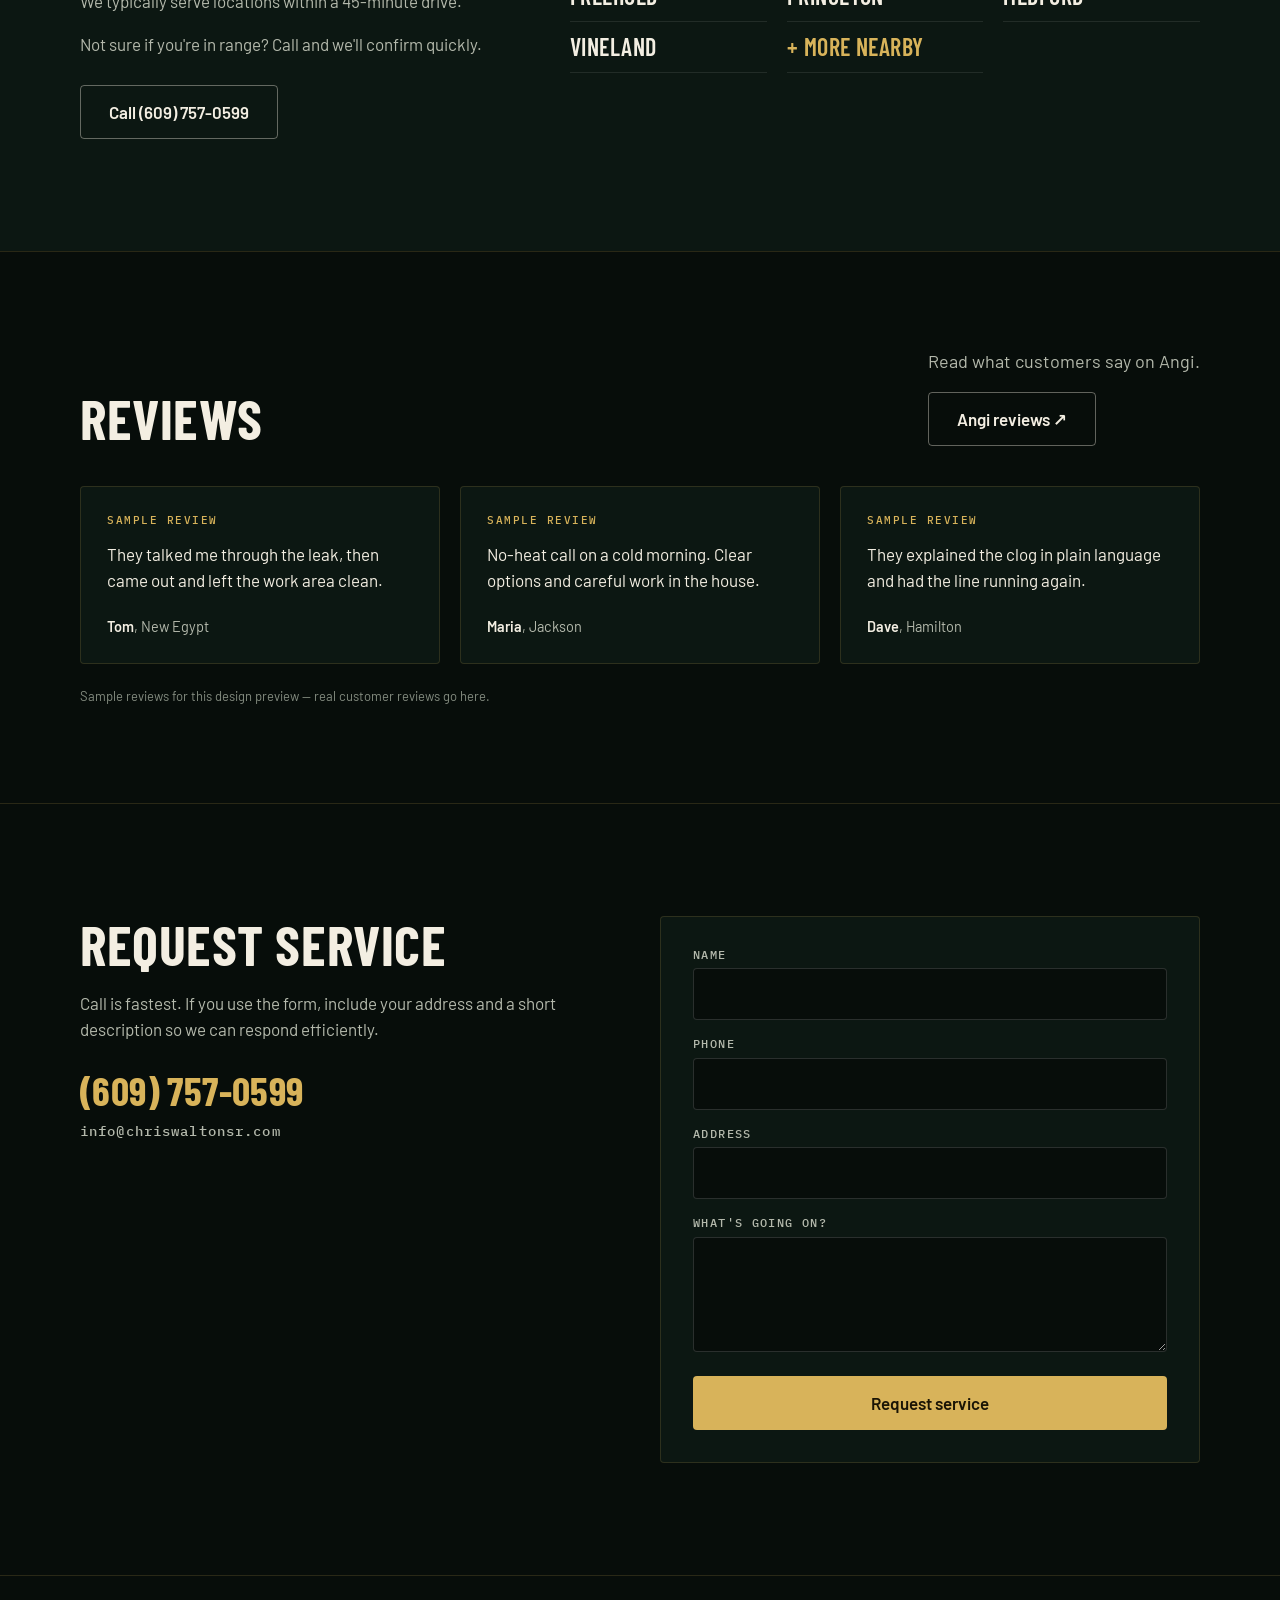
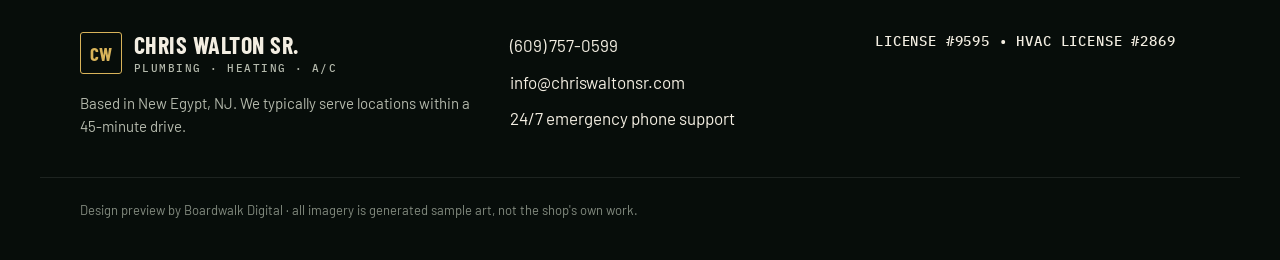
<file: chris-walton-plumbing/index.html>
<!doctype html>
<html lang="en">
<head>
<meta charset="utf-8">
<meta name="viewport" content="width=device-width,initial-scale=1">
<meta name="robots" content="noindex,nofollow">
<title>Chris Walton Sr. Plumbing, Heating &amp; A/C · New Egypt, NJ · design preview</title>
<link rel="preload" href="assets/fonts/barlow-condensed-latin-700-normal.woff2" as="font" type="font/woff2" crossorigin>
<link rel="stylesheet" href="styles.css">
</head>
<body>
<a class="skip" href="#main">Skip to content</a>
<div class="ribbon"><span class="rb-long">Homepage design preview for Chris Walton Sr. Plumbing, Heating &amp; A/C · local concept</span><span class="rb-short">Design preview · local concept</span></div>
<header class="hdr">
  <div class="wrap hdr-in">
    <a class="brand" href="#top" aria-label="Chris Walton Sr. Plumbing, Heating and A/C, home">
      <span class="brand-mark" aria-hidden="true">CW</span>
      <span class="brand-txt"><span class="brand-name">Chris Walton Sr.</span><span class="brand-sub">Plumbing · Heating · A/C</span></span>
    </a>
    <nav class="nav" id="nav" aria-label="Main">
      <a href="#services">Services</a><a href="#areas">Areas</a><a href="#about">About</a><a href="#request">Contact</a>
    </nav>
    <a class="hdr-call" href="tel:+16097570599"><span class="hdr-call-k">Call</span> (609) 757-0599</a>
    <button class="menu-btn" type="button" aria-expanded="false" aria-controls="nav" aria-label="Open menu"><span></span><span></span></button>
  </div>
</header>
<main id="main">
  <section class="hero" id="top" aria-labelledby="h1">
    <picture class="hero-art">
      <source media="(max-width:760px)" srcset="assets/img/hero-mobile.webp" type="image/webp">
      <source media="(max-width:760px)" srcset="assets/img/hero-mobile.jpg">
      <source srcset="assets/img/hero-desktop.webp" type="image/webp">
      <img src="assets/img/hero-desktop.jpg" alt="A gas water heater in an unfinished basement, copper supply lines with brass valves, a pressure gauge and an expansion tank lit by a warm work light" width="1920" height="1080">
    </picture>
    <div class="hero-shade" aria-hidden="true"></div>
    <div class="wrap hero-in">
      <p class="kicker"><span>New Egypt, NJ</span><i aria-hidden="true"></i><span class="k-fam">Family-owned</span><i class="k-fam" aria-hidden="true"></i><span>Licensed &amp; insured</span></p>
      <h1 id="h1">Plumbing, heating <span>&amp;&nbsp;A/C.</span></h1>
      <p class="lede">Fast, professional help for South Jersey homes and small businesses.</p>
      <div class="ctas">
        <a class="btn btn-brass" href="tel:+16097570599">Call (609) 757-0599</a>
        <a class="btn btn-ghost" href="#request">Request service</a>
      </div>
      <p class="emerg"><b>24/7 emergency phone support.</b> We help you stabilize it, then schedule the fastest on-site visit.</p>
    </div>
  </section>
  <section class="lanes" id="lanes" aria-label="What we help with">
    <div class="wrap lanes-in">
      <article class="lane"><p class="lane-n">01</p><h2>Plumbing</h2><p>Leaks, clogs, water heaters, fixtures.</p></article>
      <article class="lane"><p class="lane-n">02</p><h2>Heating</h2><p>No-heat, boilers, furnaces, maintenance.</p></article>
      <article class="lane"><p class="lane-n">03</p><h2>A/C</h2><p>No-cool, repairs, tune-ups, installs.</p></article>
      <div class="lane lane-lic"><p class="lane-n">NJ licenses</p><p class="lic">Plumbing #9595</p><p class="lic">HVAC #2869</p></div>
    </div>
  </section>

  <section class="about sec" id="about" aria-labelledby="about-h">
    <div class="wrap about-in">
      <div class="about-copy">
        <p class="label">Why choose us</p>
        <h2 class="statement rise" id="about-h">Show up. Do clean work. Communicate clearly.</h2>
        <p class="about-lede">We keep it simple: show up, do clean work, communicate clearly, and treat your home with respect.</p>
      </div>
      <ol class="about-list">
        <li><span class="ln">01</span>Local, family-owned service based in New Egypt</li>
        <li><span class="ln">02</span>Clear options and straight answers</li>
        <li><span class="ln">03</span>Clean, careful work — no shortcuts</li>
        <li><span class="ln">04</span>Options explained in plain language</li>
      </ol>
    </div>
  </section>

  <section class="svc sec" id="services" aria-labelledby="svc-h">
    <div class="wrap">
      <h2 class="sec-h rise" id="svc-h">Services</h2>
      <p class="svc-sub">Select a service to see common issues we handle and what to expect when you call.</p>
      <ul class="svc-list">
        <li class="svc-row">
          <p class="svc-n">01</p>
          <div class="svc-copy">
            <h3>Residential Plumbing</h3>
            <p>Leaks, clogs, water heaters, fixtures, sump pumps, and more.</p>
          </div>
          <p class="svc-ex">Leaks · Clogged or slow drains · Water heater repair &amp; replacement · Sump pumps · Water pressure problems</p>
          <a class="svc-call" href="tel:+16097570599">Call&nbsp;→</a>
        </li>
        <li class="svc-row">
          <p class="svc-n">02</p>
          <div class="svc-copy">
            <h3>Heating &amp; Air Conditioning</h3>
            <p>No-heat/no-cool calls, repairs, maintenance, and replacements.</p>
          </div>
          <p class="svc-ex">Boilers &amp; furnaces · Thermostat and control issues · Condenser/fan issues · Seasonal tune-ups</p>
          <a class="svc-call" href="tel:+16097570599">Call&nbsp;→</a>
        </li>
        <li class="svc-row">
          <p class="svc-n">03</p>
          <div class="svc-copy">
            <h3>Sewer Cleaning</h3>
            <p>Main line clogs, backups, and stubborn drain issues.</p>
          </div>
          <p class="svc-ex">Main sewer line clogs · Repeated backups · Basement drain problems</p>
          <a class="svc-call" href="tel:+16097570599">Call&nbsp;→</a>
        </li>
        <li class="svc-row">
          <p class="svc-n">04</p>
          <div class="svc-copy">
            <h3>Commercial Plumbing</h3>
            <p>Service for small businesses and commercial properties.</p>
          </div>
          <p class="svc-ex">Restroom fixture service · Drain issues · Water heater service · Preventative checks</p>
          <a class="svc-call" href="tel:+16097570599">Call&nbsp;→</a>
        </li>
        <li class="svc-row">
          <p class="svc-n">05</p>
          <div class="svc-copy">
            <h3>Appliance-Related Repairs</h3>
            <p>Plumbing &amp; utility issues connected to appliances.</p>
          </div>
          <p class="svc-ex">Dishwasher leaks · Washing machine supply/drain · Garbage disposal · Ice maker lines</p>
          <a class="svc-call" href="tel:+16097570599">Call&nbsp;→</a>
        </li>
      </ul>
    </div>
  </section>

  <section class="eband" id="emergency" aria-labelledby="eb-h">
    <div class="wrap eb-in">
      <p class="label">Emergency?</p>
      <h2 class="eb-h rise" id="eb-h">Need help <span>tonight?</span></h2>
      <p class="eb-body">We offer 24/7 emergency phone support — often we can stabilize the situation until we can get on-site the next morning.</p>
      <p class="tip">If there's active leaking, shut off water if possible and call.</p>
      <p class="tip">If water is backing up, stop running fixtures and call.</p>
      <a class="btn btn-brass" href="tel:+16097570599">Call (609) 757-0599</a>
    </div>
  </section>

  <section class="areas sec" id="areas" aria-labelledby="areas-h">
    <div class="wrap areas-in">
      <div class="areas-copy">
        <p class="label">Areas we serve</p>
        <h2 class="sec-h rise" id="areas-h">Based in New Egypt, NJ</h2>
        <p>We typically serve locations within a 45-minute drive.</p>
        <p>Not sure if you're in range? Call and we'll confirm quickly.</p>
        <a class="btn btn-ghost" href="tel:+16097570599">Call (609) 757-0599</a>
      </div>
      <ul class="towns">
        <li>New Egypt</li>
        <li>Jackson</li>
        <li>Hamilton</li>
        <li>Bordentown</li>
        <li>Wrightstown</li>
        <li>Browns Mills</li>
        <li>Manchester</li>
        <li>Toms River</li>
        <li>Brick</li>
        <li>Freehold</li>
        <li>Princeton</li>
        <li>Medford</li>
        <li>Vineland</li>
        <li class="town-more">+ more nearby</li>
      </ul>
    </div>
  </section>

  <section class="reviews" id="reviews" aria-labelledby="rev-h">
    <div class="wrap">
      <div class="reviews-head">
        <h2 class="sec-h rise" id="rev-h">Reviews</h2>
        <div class="reviews-lead">
          <p>Read what customers say on Angi.</p>
          <a class="btn btn-ghost" href="https://www.angi.com/companylist/us/nj/new-egypt/chris-walton-sr-plumbing-heating-reviews-1.htm" target="_blank" rel="noopener">Angi reviews ↗</a>
        </div>
      </div>
      <ul class="rev-cards">
        <li class="rev-card">
          <p class="rev-tag">Sample review</p>
          <blockquote>
            <p>They talked me through the leak, then came out and left the work area clean.</p>
            <footer><cite>Tom</cite>, New Egypt</footer>
          </blockquote>
        </li>
        <li class="rev-card">
          <p class="rev-tag">Sample review</p>
          <blockquote>
            <p>No-heat call on a cold morning. Clear options and careful work in the house.</p>
            <footer><cite>Maria</cite>, Jackson</footer>
          </blockquote>
        </li>
        <li class="rev-card">
          <p class="rev-tag">Sample review</p>
          <blockquote>
            <p>They explained the clog in plain language and had the line running again.</p>
            <footer><cite>Dave</cite>, Hamilton</footer>
          </blockquote>
        </li>
      </ul>
      <p class="rev-disclaimer">Sample reviews for this design preview — real customer reviews go here.</p>
    </div>
  </section>

  <section class="request sec" id="request" aria-labelledby="req-h">
    <div class="wrap request-in">
      <div class="req-copy">
        <h2 class="sec-h rise" id="req-h">Request service</h2>
        <p>Call is fastest. If you use the form, include your address and a short description so we can respond efficiently.</p>
        <a class="req-phone" href="tel:+16097570599">(609) 757-0599</a>
        <a class="req-mail" href="mailto:info@chriswaltonsr.com">info@chriswaltonsr.com</a>
      </div>
      <div class="req-card">
        <form id="req-form" novalidate>
          <label for="f-name">Name</label>
          <input id="f-name" name="name" type="text" autocomplete="name" required>
          <label for="f-phone">Phone</label>
          <input id="f-phone" name="phone" type="tel" autocomplete="tel" required>
          <label for="f-addr">Address</label>
          <input id="f-addr" name="address" type="text" autocomplete="street-address">
          <label for="f-msg">What's going on?</label>
          <textarea id="f-msg" name="message" rows="4"></textarea>
          <p class="form-err" id="form-err" hidden>Please enter your name and phone number.</p>
          <button class="btn btn-brass" type="submit">Request service</button>
        </form>
        <p class="form-ok" id="form-ok" hidden>Preview only: nothing was sent. In the live site this goes to Chris Walton Sr.</p>
      </div>
    </div>
  </section>
</main>

<footer class="foot">
  <div class="wrap foot-in">
    <div class="foot-brand">
      <a class="brand" href="#top" aria-label="Chris Walton Sr. Plumbing, Heating and A/C, home">
        <span class="brand-mark" aria-hidden="true">CW</span>
        <span class="brand-txt"><span class="brand-name">Chris Walton Sr.</span><span class="brand-sub">Plumbing · Heating · A/C</span></span>
      </a>
      <p>Based in New Egypt, NJ. We typically serve locations within a 45-minute drive.</p>
    </div>
    <div class="foot-contact">
      <a href="tel:+16097570599">(609) 757-0599</a>
      <a href="mailto:info@chriswaltonsr.com">info@chriswaltonsr.com</a>
      <p>24/7 emergency phone support</p>
    </div>
    <div class="foot-lic">
      <p>License #9595 • HVAC License #2869</p>
    </div>
  </div>
  <p class="wrap foot-note">Design preview by Boardwalk Digital · all imagery is generated sample art, not the shop's own work.</p>
</footer>

<div class="callbar" id="callbar">
  <a class="btn btn-brass" href="tel:+16097570599">Call (609) 757-0599</a>
  <a class="btn btn-ghost" href="#request">Request</a>
</div>
<script src="app.js"></script>
</body>
</html>
</file>
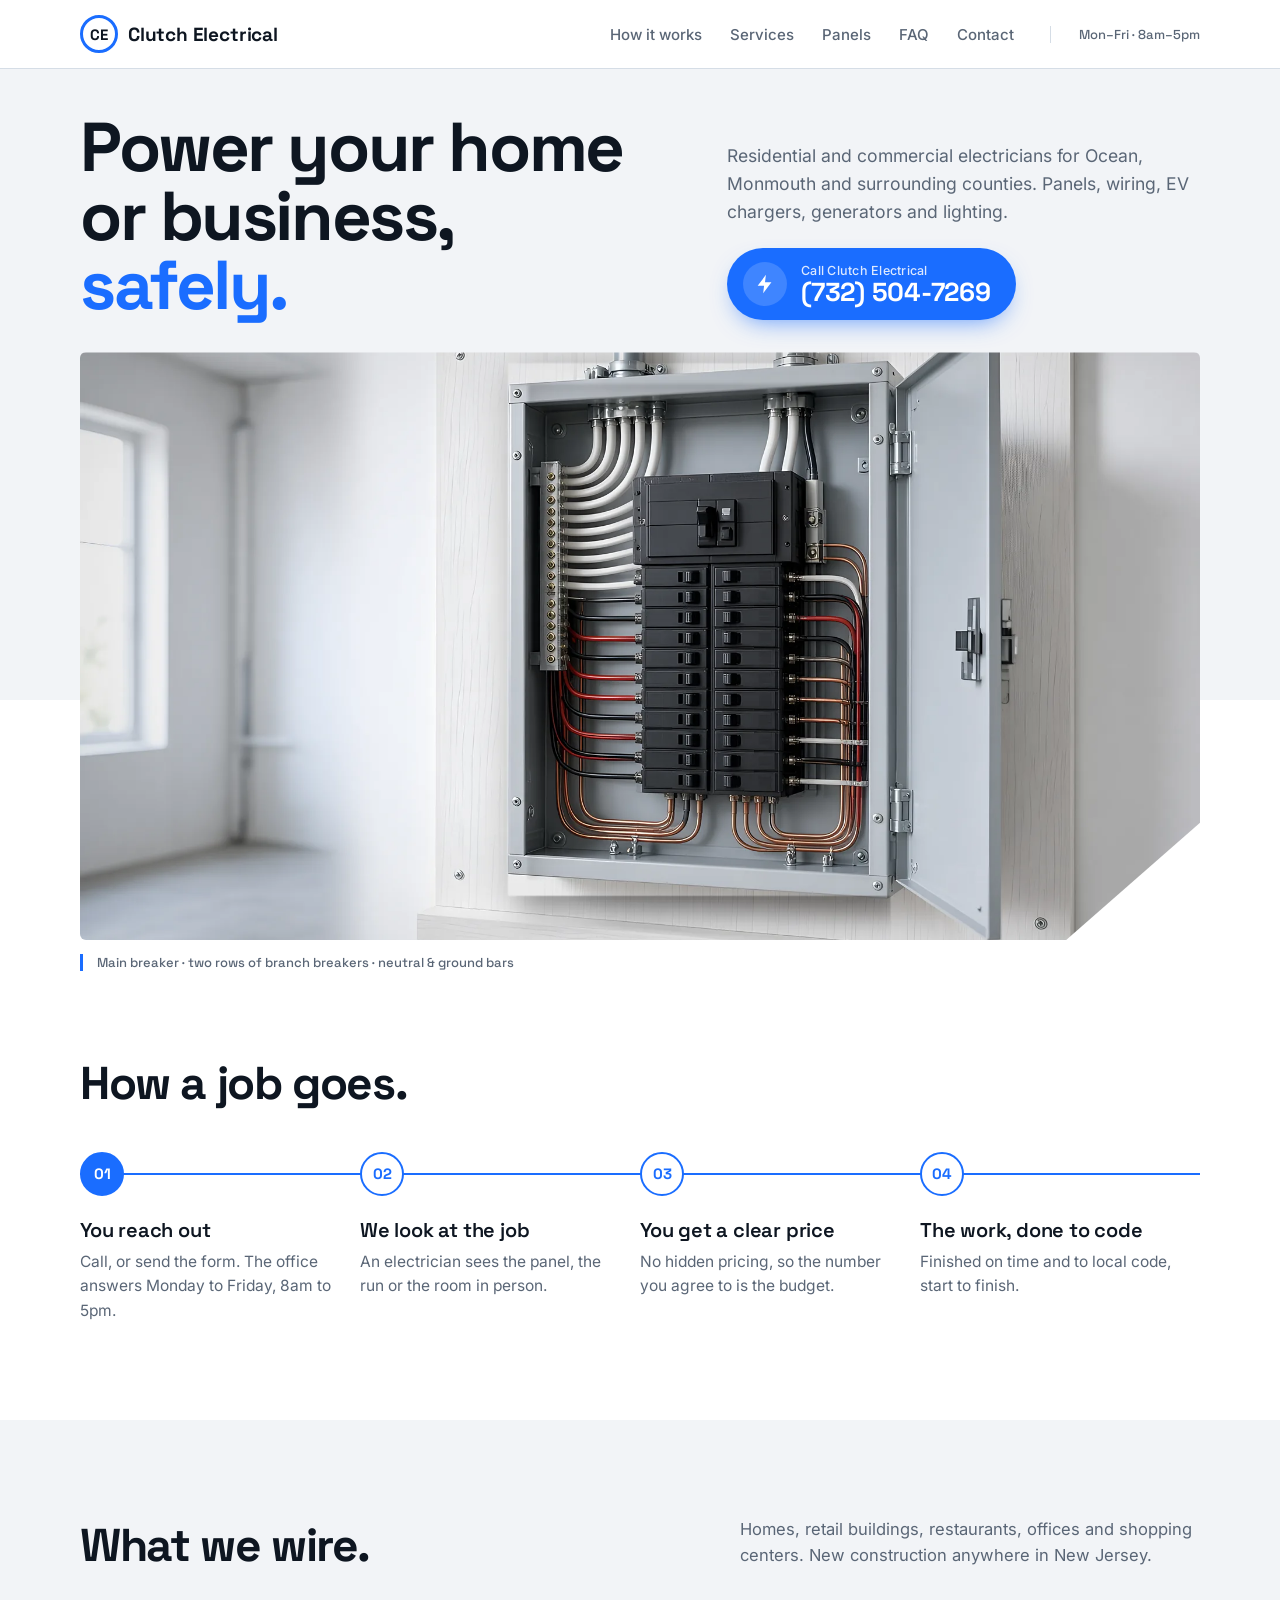
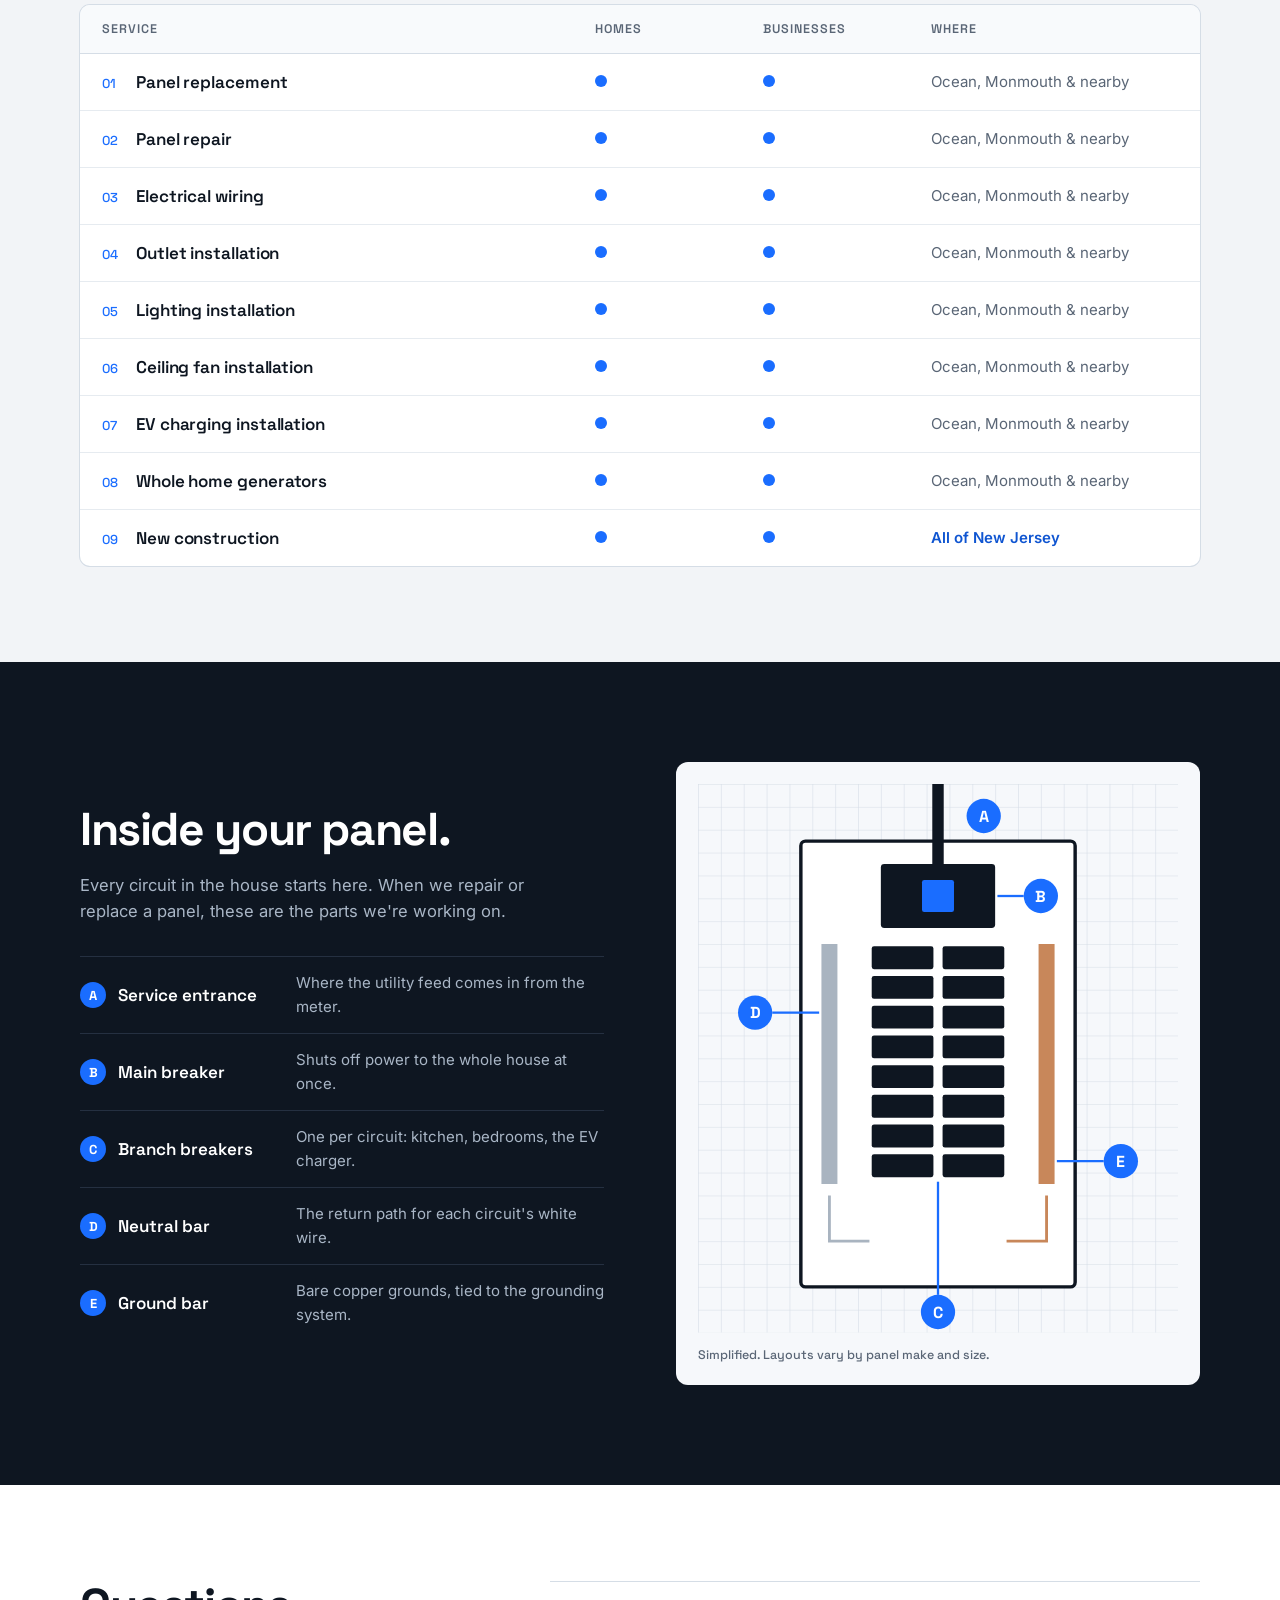
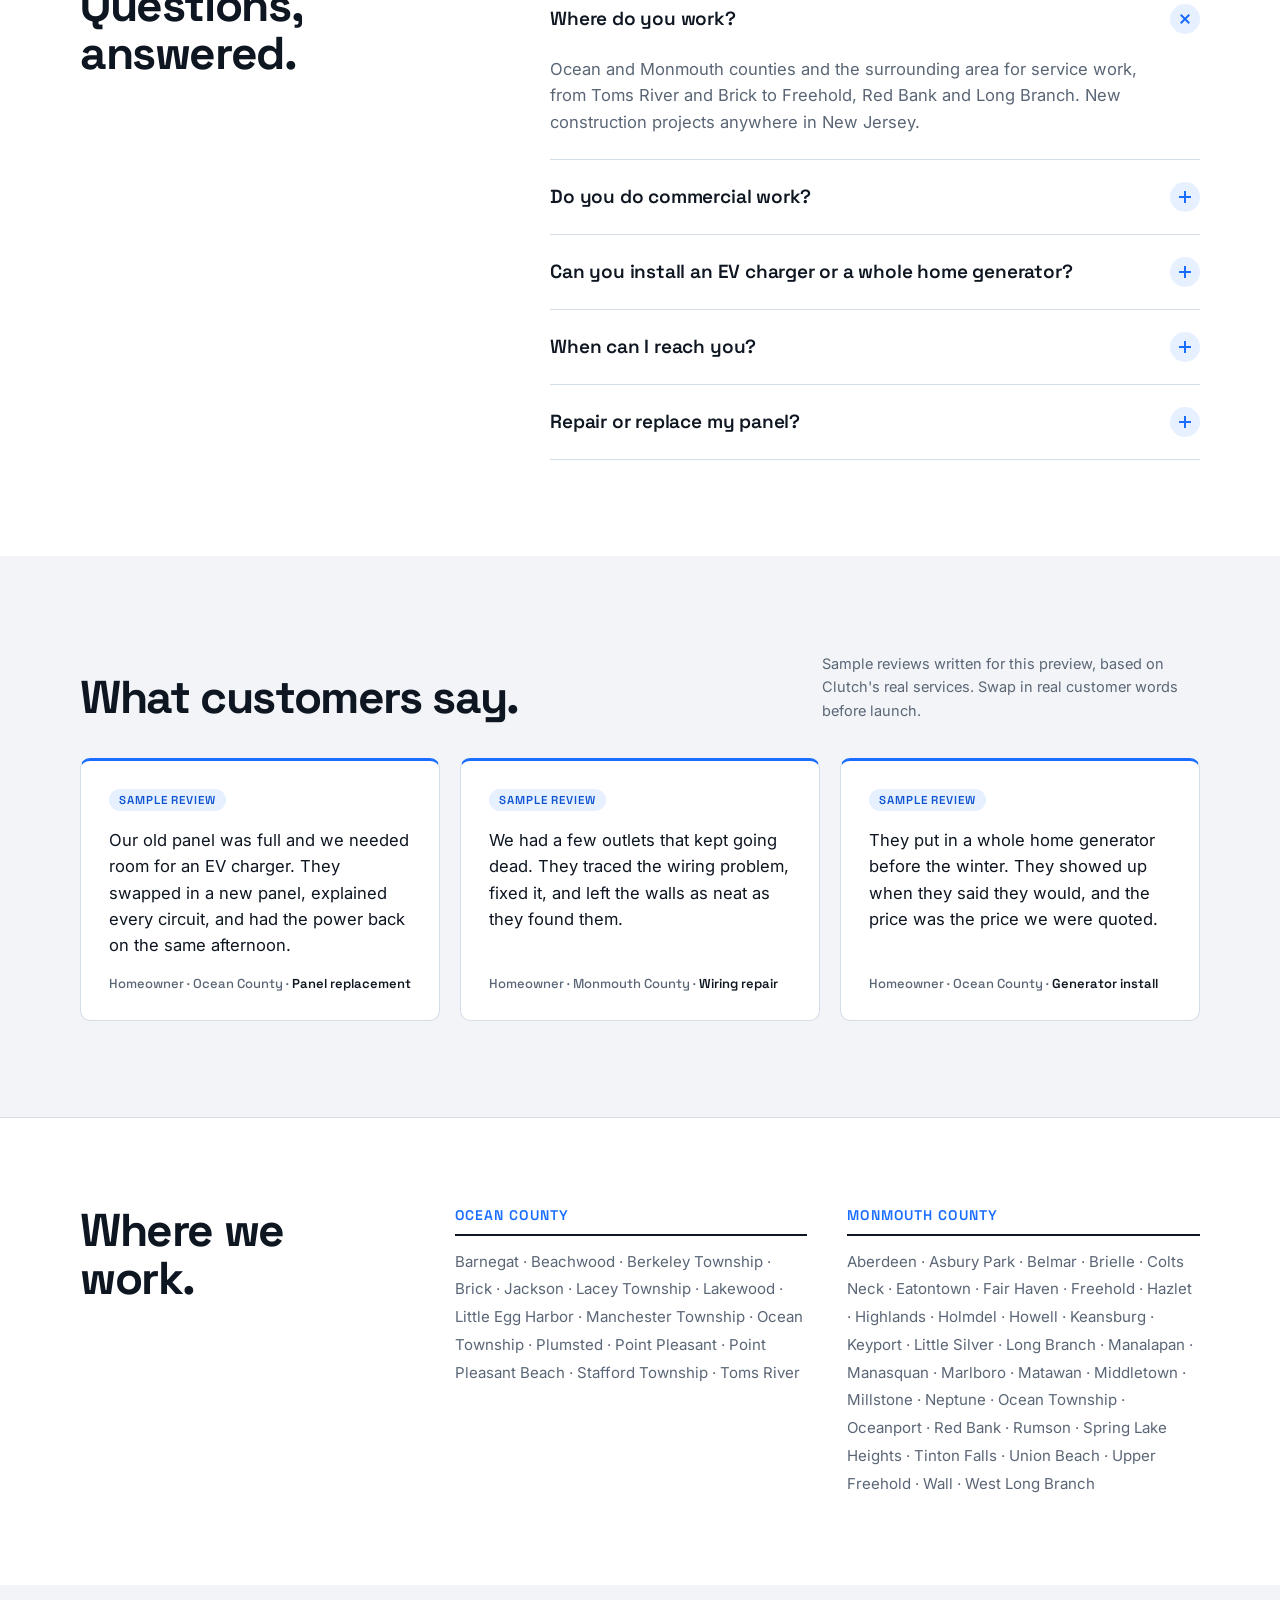
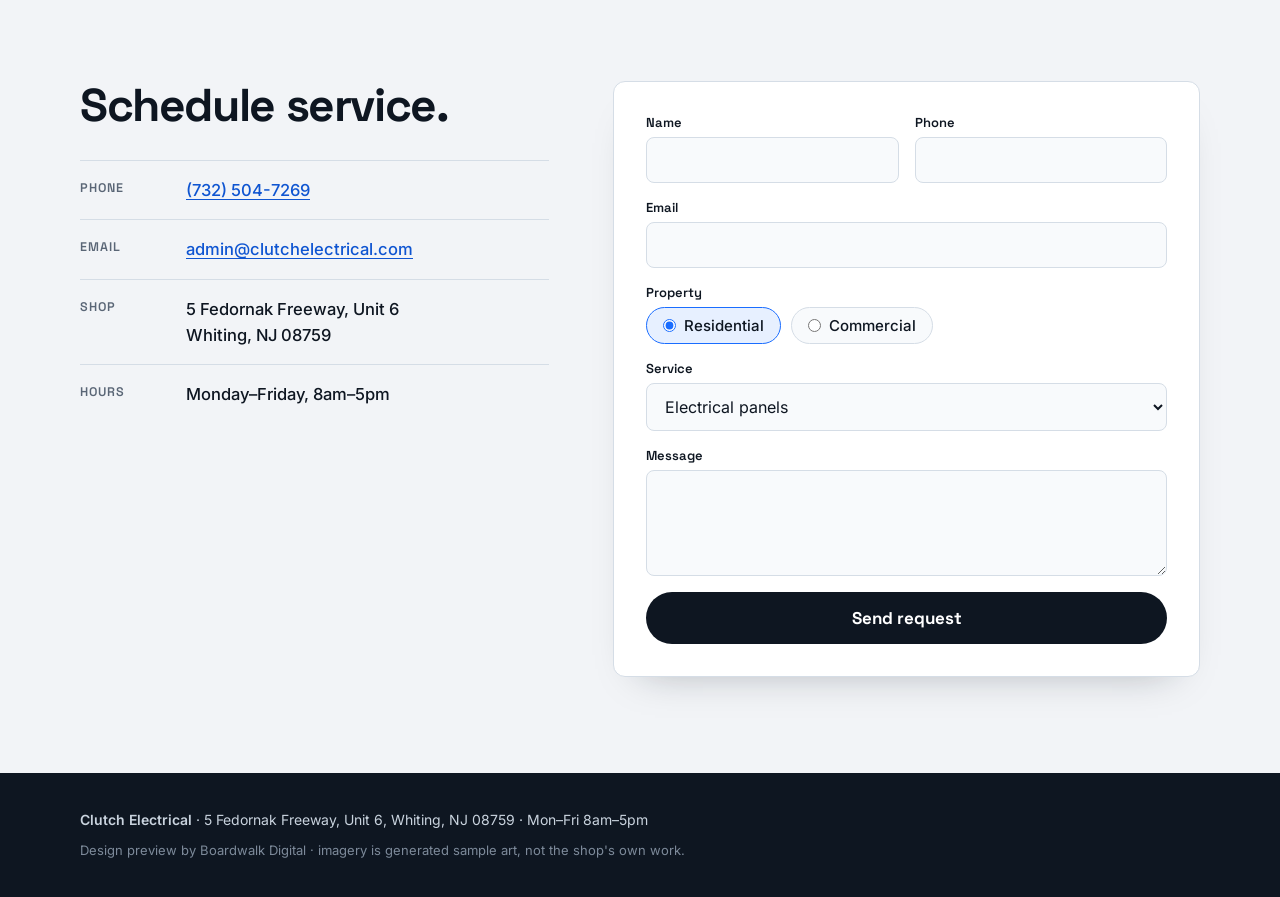
<file: clutch-electrical/index.html>
<!doctype html>
<html lang="en">
<head>
<meta charset="utf-8">
<meta name="viewport" content="width=device-width,initial-scale=1">
<meta name="robots" content="noindex,nofollow">
<title>Clutch Electrical · Whiting, NJ · design preview</title>
<meta name="description" content="Clutch Electrical: residential and commercial electricians in Ocean and Monmouth counties, NJ. Panels, wiring, EV chargers, generators, lighting.">
<meta name="theme-color" content="#1A6DFF">
<meta property="og:title" content="Clutch Electrical · Whiting, NJ">
<meta property="og:description" content="Clutch Electrical: residential and commercial electricians in Ocean and Monmouth counties, NJ. Panels, wiring, EV chargers, generators, lighting.">
<link rel="preload" href="assets/img/hero-desktop.webp" as="image" type="image/webp">
<link rel="preload" href="assets/fonts/space-grotesk-latin-700-normal.woff2" as="font" type="font/woff2">
<link rel="stylesheet" href="styles.css">
</head>
<body>
<a class="skip" href="#main">Skip to content</a>
<header class="top">
  <div class="wrap top-in">
    <a class="brand" href="#" aria-label="Clutch Electrical home"><span class="ce" aria-hidden="true">CE</span><span class="bn">Clutch Electrical</span></a>
    <nav class="nav" id="nav" aria-label="Main"><a href="#how">How it works</a><a href="#services">Services</a><a href="#panel">Panels</a><a href="#faq">FAQ</a><a href="#contact">Contact</a></nav>
    <span class="hours">Mon–Fri · 8am–5pm</span>
    <button class="menu-btn" type="button" aria-expanded="false" aria-controls="nav" aria-label="Menu"><span class="menu-bars" aria-hidden="true"></span></button>
  </div>
</header>
<main id="main">
  <section class="hero" aria-labelledby="h1">
    <div class="wrap hero-head">
      <h1 id="h1">Power your home<br>or business, <em>safely.</em></h1>
      <div class="hero-side">
        <p class="dek">Residential and commercial electricians for Ocean, Monmouth and surrounding counties. Panels, wiring, EV chargers, generators and lighting.</p>
        <a class="call" href="tel:+17325047269"><span class="call-ic" aria-hidden="true"><svg viewBox="0 0 24 24" width="22" height="22"><path d="M13 2 4 14h7l-1 8 9-12h-7z" fill="currentColor"/></svg></span><span class="call-t"><small>Call Clutch Electrical</small>(732) 504-7269</span></a>
      </div>
    </div>
    <div class="wrap">
      <figure class="shot">
        <picture>
          <source media="(max-width:760px)" srcset="assets/img/hero-mobile.webp" type="image/webp">
          <source media="(max-width:760px)" srcset="assets/img/hero-mobile.jpg">
          <source srcset="assets/img/hero-desktop.webp" type="image/webp">
          <img src="assets/img/hero-desktop.jpg" width="1920" height="1080" alt="An open residential breaker panel with a main breaker on top, two neat columns of breakers and dressed wire runs to the neutral and ground bars.">
        </picture>
        <figcaption><span>Main breaker · two rows of branch breakers · neutral &amp; ground bars</span></figcaption>
      </figure>
    </div>
  </section>

  <section id="how" class="how" aria-labelledby="how-h">
    <div class="wrap">
      <h2 id="how-h" class="h2">How a job goes.</h2>
      <ol class="steps">
        <li><span class="n">01</span><h3>You reach out</h3><p>Call, or send the form. The office answers Monday to Friday, 8am to 5pm.</p></li>
        <li><span class="n">02</span><h3>We look at the job</h3><p>An electrician sees the panel, the run or the room in person.</p></li>
        <li><span class="n">03</span><h3>You get a clear price</h3><p>No hidden pricing, so the number you agree to is the budget.</p></li>
        <li><span class="n">04</span><h3>The work, done to code</h3><p>Finished on time and to local code, start to finish.</p></li>
      </ol>
    </div>
  </section>

  <section id="services" class="svc" aria-labelledby="svc-h">
    <div class="wrap">
      <div class="svc-top"><h2 id="svc-h" class="h2">What we wire.</h2><p>Homes, retail buildings, restaurants, offices and shopping centers. New construction anywhere in New Jersey.</p></div>
      <table class="matrix">
        <thead><tr><th scope="col">Service</th><th scope="col">Homes</th><th scope="col">Businesses</th><th scope="col">Where</th></tr></thead>
        <tbody>
          <tr><th scope="row"><span class="code">01</span>Panel replacement</th><td><i class="dot" aria-label="Yes"></i></td><td><i class="dot" aria-label="Yes"></i></td><td class="">Ocean, Monmouth &amp; nearby</td></tr>
          <tr><th scope="row"><span class="code">02</span>Panel repair</th><td><i class="dot" aria-label="Yes"></i></td><td><i class="dot" aria-label="Yes"></i></td><td class="">Ocean, Monmouth &amp; nearby</td></tr>
          <tr><th scope="row"><span class="code">03</span>Electrical wiring</th><td><i class="dot" aria-label="Yes"></i></td><td><i class="dot" aria-label="Yes"></i></td><td class="">Ocean, Monmouth &amp; nearby</td></tr>
          <tr><th scope="row"><span class="code">04</span>Outlet installation</th><td><i class="dot" aria-label="Yes"></i></td><td><i class="dot" aria-label="Yes"></i></td><td class="">Ocean, Monmouth &amp; nearby</td></tr>
          <tr><th scope="row"><span class="code">05</span>Lighting installation</th><td><i class="dot" aria-label="Yes"></i></td><td><i class="dot" aria-label="Yes"></i></td><td class="">Ocean, Monmouth &amp; nearby</td></tr>
          <tr><th scope="row"><span class="code">06</span>Ceiling fan installation</th><td><i class="dot" aria-label="Yes"></i></td><td><i class="dot" aria-label="Yes"></i></td><td class="">Ocean, Monmouth &amp; nearby</td></tr>
          <tr><th scope="row"><span class="code">07</span>EV charging installation</th><td><i class="dot" aria-label="Yes"></i></td><td><i class="dot" aria-label="Yes"></i></td><td class="">Ocean, Monmouth &amp; nearby</td></tr>
          <tr><th scope="row"><span class="code">08</span>Whole home generators</th><td><i class="dot" aria-label="Yes"></i></td><td><i class="dot" aria-label="Yes"></i></td><td class="">Ocean, Monmouth &amp; nearby</td></tr>
          <tr><th scope="row"><span class="code">09</span>New construction</th><td><i class="dot" aria-label="Yes"></i></td><td><i class="dot" aria-label="Yes"></i></td><td class="st">All of New Jersey</td></tr>
        </tbody>
      </table>
    </div>
  </section>

  <section id="panel" class="panel" aria-labelledby="panel-h">
    <div class="wrap panel-in">
      <div class="panel-copy">
        <h2 id="panel-h" class="h2">Inside your panel.</h2>
        <p class="lead">Every circuit in the house starts here. When we repair or replace a panel, these are the parts we're working on.</p>
        <dl class="parts">
          <div><dt><b>A</b>Service entrance</dt><dd>Where the utility feed comes in from the meter.</dd></div>
          <div><dt><b>B</b>Main breaker</dt><dd>Shuts off power to the whole house at once.</dd></div>
          <div><dt><b>C</b>Branch breakers</dt><dd>One per circuit: kitchen, bedrooms, the EV charger.</dd></div>
          <div><dt><b>D</b>Neutral bar</dt><dd>The return path for each circuit's white wire.</dd></div>
          <div><dt><b>E</b>Ground bar</dt><dd>Bare copper grounds, tied to the grounding system.</dd></div>
        </dl>
      </div>
      <figure class="schem" aria-label="Simplified panel diagram">
        <svg viewBox="0 0 420 484" role="img" aria-labelledby="schem-t"><title id="schem-t">Simplified breaker panel with parts A to E</title>
          <defs><pattern id="grid" width="20" height="20" patternUnits="userSpaceOnUse"><path d="M20 0H0V20" fill="none" stroke="#D5DDE6" stroke-width="1"/></pattern></defs>
          <rect width="420" height="480" fill="url(#grid)"/>
          <rect x="90" y="50" width="240" height="390" rx="4" fill="#fff" stroke="#0E1621" stroke-width="3"/>
          <path d="M210 0V70" stroke="#0E1621" stroke-width="10"/>
          <rect x="160" y="70" width="100" height="56" rx="3" fill="#0E1621"/>
          <rect x="196" y="84" width="28" height="28" rx="2" fill="#1A6DFF"/>
          <g fill="#0E1621">
            <rect x="152" y="142" width="54" height="20" rx="2"/><rect x="214" y="142" width="54" height="20" rx="2"/>
            <rect x="152" y="168" width="54" height="20" rx="2"/><rect x="214" y="168" width="54" height="20" rx="2"/>
            <rect x="152" y="194" width="54" height="20" rx="2"/><rect x="214" y="194" width="54" height="20" rx="2"/>
            <rect x="152" y="220" width="54" height="20" rx="2"/><rect x="214" y="220" width="54" height="20" rx="2"/>
            <rect x="152" y="246" width="54" height="20" rx="2"/><rect x="214" y="246" width="54" height="20" rx="2"/>
            <rect x="152" y="272" width="54" height="20" rx="2"/><rect x="214" y="272" width="54" height="20" rx="2"/>
            <rect x="152" y="298" width="54" height="20" rx="2"/><rect x="214" y="298" width="54" height="20" rx="2"/>
            <rect x="152" y="324" width="54" height="20" rx="2"/><rect x="214" y="324" width="54" height="20" rx="2"/>
          </g>
          <rect x="108" y="140" width="14" height="210" fill="#A9B4C0"/>
          <rect x="298" y="140" width="14" height="210" fill="#C8875A"/>
          <g fill="none" stroke-width="2.5">
            <path d="M115 360V400H150" stroke="#A9B4C0"/><path d="M305 360V400H270" stroke="#C8875A"/>
          </g>
          <g class="pin"><circle cx="250" cy="28" r="15"/><text x="250" y="33">A</text></g>
          <g class="pin"><circle cx="300" cy="98" r="15"/><text x="300" y="103">B</text></g><path d="M285 98H262" stroke="#1A6DFF" stroke-width="2"/>
          <g class="pin"><circle cx="210" cy="462" r="15"/><text x="210" y="467">C</text></g><path d="M210 447V348" stroke="#1A6DFF" stroke-width="2"/>
          <g class="pin"><circle cx="50" cy="200" r="15"/><text x="50" y="205">D</text></g><path d="M65 200H106" stroke="#1A6DFF" stroke-width="2"/>
          <g class="pin"><circle cx="370" cy="330" r="15"/><text x="370" y="335">E</text></g><path d="M355 330H314" stroke="#1A6DFF" stroke-width="2"/>
        </svg>
        <figcaption>Simplified. Layouts vary by panel make and size.</figcaption>
      </figure>
    </div>
  </section>

  <section id="faq" class="faq" aria-labelledby="faq-h">
    <div class="wrap faq-in">
      <h2 id="faq-h" class="h2">Questions, answered.</h2>
      <div class="acc">
        <details open><summary>Where do you work?</summary><p>Ocean and Monmouth counties and the surrounding area for service work, from Toms River and Brick to Freehold, Red Bank and Long Branch. New construction projects anywhere in New Jersey.</p></details>
        <details><summary>Do you do commercial work?</summary><p>Yes. Retail buildings, restaurants, offices and shopping centers, as well as homes.</p></details>
        <details><summary>Can you install an EV charger or a whole home generator?</summary><p>Both. Each one is its own circuit, so we look at the panel first to make sure it has room.</p></details>
        <details><summary>When can I reach you?</summary><p>Monday to Friday, 8am to 5pm, at (732) 504-7269 or admin@clutchelectrical.com.</p></details>
        <details><summary>Repair or replace my panel?</summary><p>It depends on what we find. After we look at it, you get a clear answer and a clear price before any work starts.</p></details>
      </div>
    </div>
  </section>

  <section class="reviews" aria-labelledby="rev-h">
    <div class="wrap">
      <div class="rev-top"><h2 id="rev-h" class="h2">What customers say.</h2><p>Sample reviews written for this preview, based on Clutch's real services. Swap in real customer words before launch.</p></div>
      <div class="cards">
        <figure class="card"><span class="tag">Sample review</span><blockquote>Our old panel was full and we needed room for an EV charger. They swapped in a new panel, explained every circuit, and had the power back on the same afternoon.</blockquote><figcaption>Homeowner · Ocean County · <b>Panel replacement</b></figcaption></figure>
        <figure class="card"><span class="tag">Sample review</span><blockquote>We had a few outlets that kept going dead. They traced the wiring problem, fixed it, and left the walls as neat as they found them.</blockquote><figcaption>Homeowner · Monmouth County · <b>Wiring repair</b></figcaption></figure>
        <figure class="card"><span class="tag">Sample review</span><blockquote>They put in a whole home generator before the winter. They showed up when they said they would, and the price was the price we were quoted.</blockquote><figcaption>Homeowner · Ocean County · <b>Generator install</b></figcaption></figure>
      </div>
    </div>
  </section>

  <section class="areas" aria-labelledby="areas-h">
    <div class="wrap areas-in">
      <h2 id="areas-h" class="h2">Where we work.</h2>
      <div class="cols">
        <div><h3>Ocean County</h3><p>Barnegat · Beachwood · Berkeley Township · Brick · Jackson · Lacey Township · Lakewood · Little Egg Harbor · Manchester Township · Ocean Township · Plumsted · Point Pleasant · Point Pleasant Beach · Stafford Township · Toms River</p></div>
        <div><h3>Monmouth County</h3><p>Aberdeen · Asbury Park · Belmar · Brielle · Colts Neck · Eatontown · Fair Haven · Freehold · Hazlet · Highlands · Holmdel · Howell · Keansburg · Keyport · Little Silver · Long Branch · Manalapan · Manasquan · Marlboro · Matawan · Middletown · Millstone · Neptune · Ocean Township · Oceanport · Red Bank · Rumson · Spring Lake Heights · Tinton Falls · Union Beach · Upper Freehold · Wall · West Long Branch</p></div>
      </div>
    </div>
  </section>

  <section id="contact" class="contact" aria-labelledby="ct-h">
    <div class="wrap ct-in">
      <div>
        <h2 id="ct-h" class="h2">Schedule service.</h2>
        <dl class="facts">
          <div><dt>Phone</dt><dd><a href="tel:+17325047269">(732) 504-7269</a></dd></div>
          <div><dt>Email</dt><dd><a href="mailto:admin@clutchelectrical.com">admin@clutchelectrical.com</a></dd></div>
          <div><dt>Shop</dt><dd>5 Fedornak Freeway, Unit 6<br>Whiting, NJ 08759</dd></div>
          <div><dt>Hours</dt><dd>Monday–Friday, 8am–5pm</dd></div>
        </dl>
      </div>
      <!-- live endpoint, enable at publish: Gravity Forms #2 POST https://clutchnj.com/ (home) and https://clutchnj.com/about/; Gravity Forms #3 POST https://clutchnj.com/contact-us/ -->
      <form class="form" id="request" novalidate>
        <div class="row2">
          <label for="name">Name<input id="name" name="name" autocomplete="name" required></label>
          <label for="phone">Phone<input id="phone" name="phone" type="tel" autocomplete="tel" required></label>
        </div>
        <label for="email">Email<input id="email" name="email" type="email" autocomplete="email" required></label>
        <fieldset class="seg">
          <legend>Property</legend>
          <label><input type="radio" name="prop" value="res" checked>Residential</label>
          <label><input type="radio" name="prop" value="com">Commercial</label>
        </fieldset>
        <label for="svc">Service<select id="svc" name="svc">
          <option>Electrical panels</option>
          <option>Home generators</option>
          <option>Outlet installation</option>
          <option>Lighting installation</option>
          <option>Ceiling fan installation</option>
          <option>EV charging installation</option>
          <option>New construction</option>
          <option>Existing construction</option>
          <option>Other</option>
        </select></label>
        <label for="msg">Message<textarea id="msg" name="msg" rows="4"></textarea></label>
        <button type="submit">Send request</button>
        <p class="form-err" id="form-err" role="alert" hidden></p>
        <p class="form-ok" id="form-ok" role="status" tabindex="-1" hidden>Preview only: nothing was sent.</p>
      </form>
    </div>
  </section>
</main>
<footer class="foot">
  <div class="wrap foot-in"><p><b>Clutch Electrical</b> · 5 Fedornak Freeway, Unit 6, Whiting, NJ 08759 · Mon–Fri 8am–5pm</p><p class="dim">Design preview by Boardwalk Digital · imagery is generated sample art, not the shop's own work.</p></div>
</footer>
<script>
(function(){
  var nav=document.getElementById('nav');
  var btn=document.querySelector('.menu-btn');
  function setOpen(open){
    nav.classList.toggle('open',open);
    btn.setAttribute('aria-expanded', open ? 'true' : 'false');
  }
  btn.addEventListener('click',function(){
    setOpen(btn.getAttribute('aria-expanded')!=='true');
  });
  document.addEventListener('keydown',function(e){
    if(e.key==='Escape') setOpen(false);
  });
  nav.querySelectorAll('a').forEach(function(a){
    a.addEventListener('click',function(){ setOpen(false); });
  });

  var f=document.getElementById('request');
  var ok=document.getElementById('form-ok');
  var er=document.getElementById('form-err');
  var fields=['name','phone','email'];
  function clearInvalid(){
    fields.forEach(function(id){
      var el=document.getElementById(id);
      el.removeAttribute('aria-invalid');
      el.removeAttribute('aria-describedby');
    });
  }
  function fail(id,msg){
    var el=document.getElementById(id);
    el.setAttribute('aria-invalid','true');
    el.setAttribute('aria-describedby','form-err');
    er.textContent=msg;
    er.hidden=false;
    ok.hidden=true;
    el.focus();
  }
  f.addEventListener('submit',function(e){
    e.preventDefault();
    e.stopPropagation();
    clearInvalid();
    var name=f.name.value.trim();
    var phone=f.phone.value.trim();
    var email=f.email.value.trim();
    if(!name){ fail('name','Please enter your name.'); return; }
    if(!phone){ fail('phone','Please enter your phone number.'); return; }
    if(!email){ fail('email','Please enter your email.'); return; }
    if(!/^[^\s@]+@[^\s@]+\.[^\s@]+$/.test(email)){ fail('email','Please enter a valid email.'); return; }
    er.hidden=true;
    er.textContent='';
    ok.hidden=false;
    ok.focus();
  });
})();
</script>
</body>
</html>
</file>
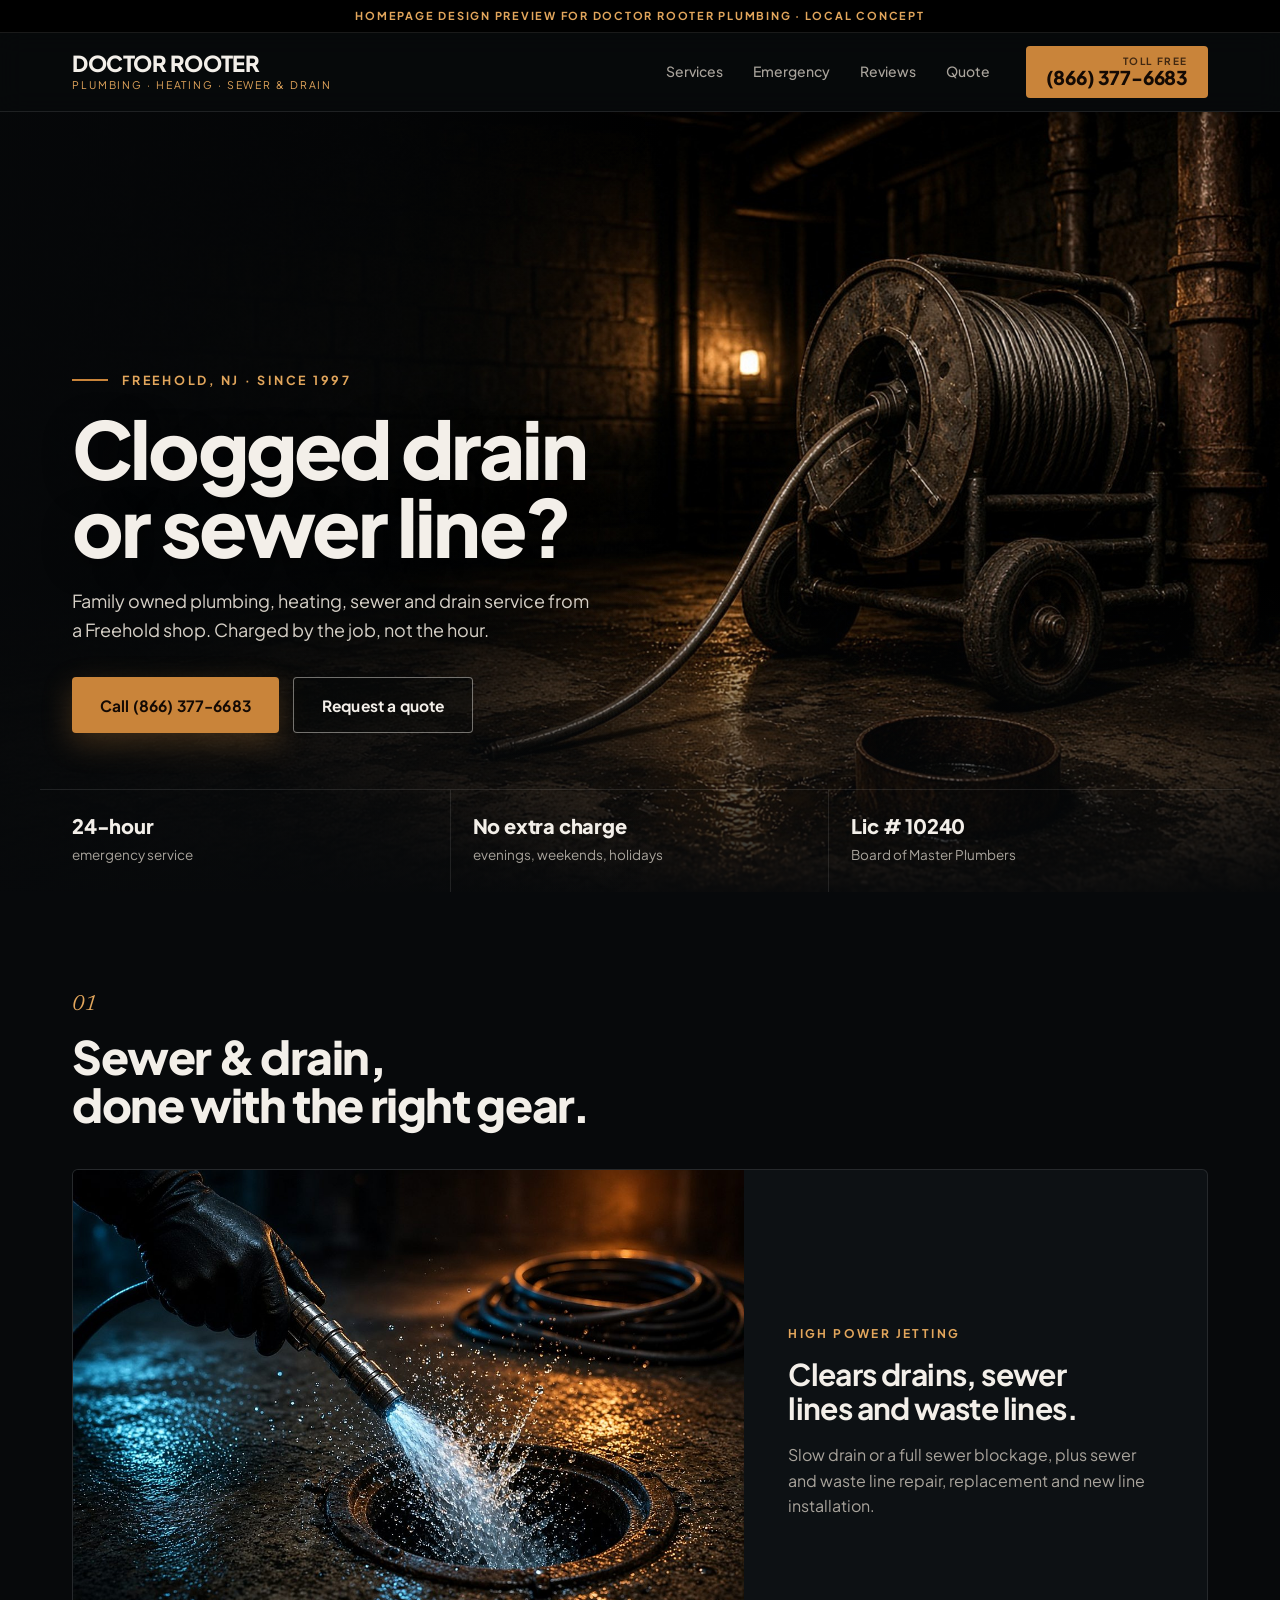
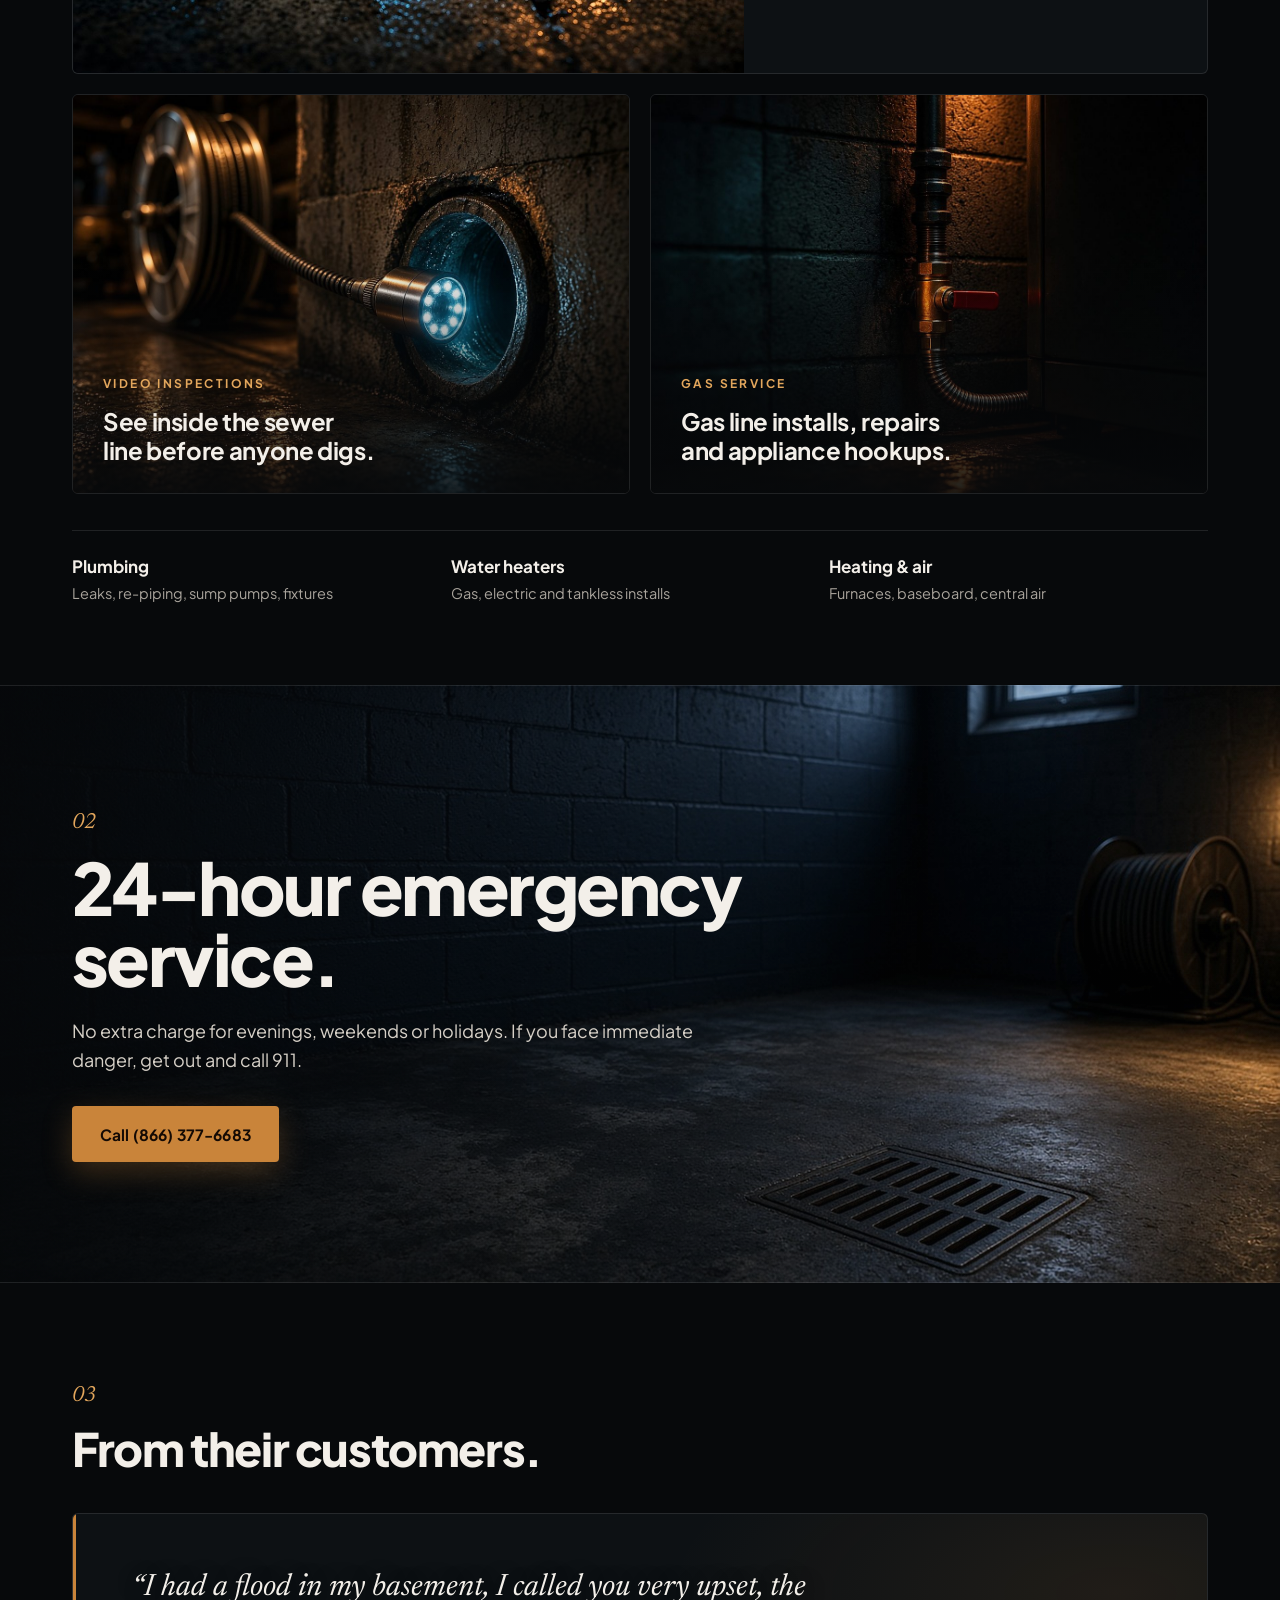
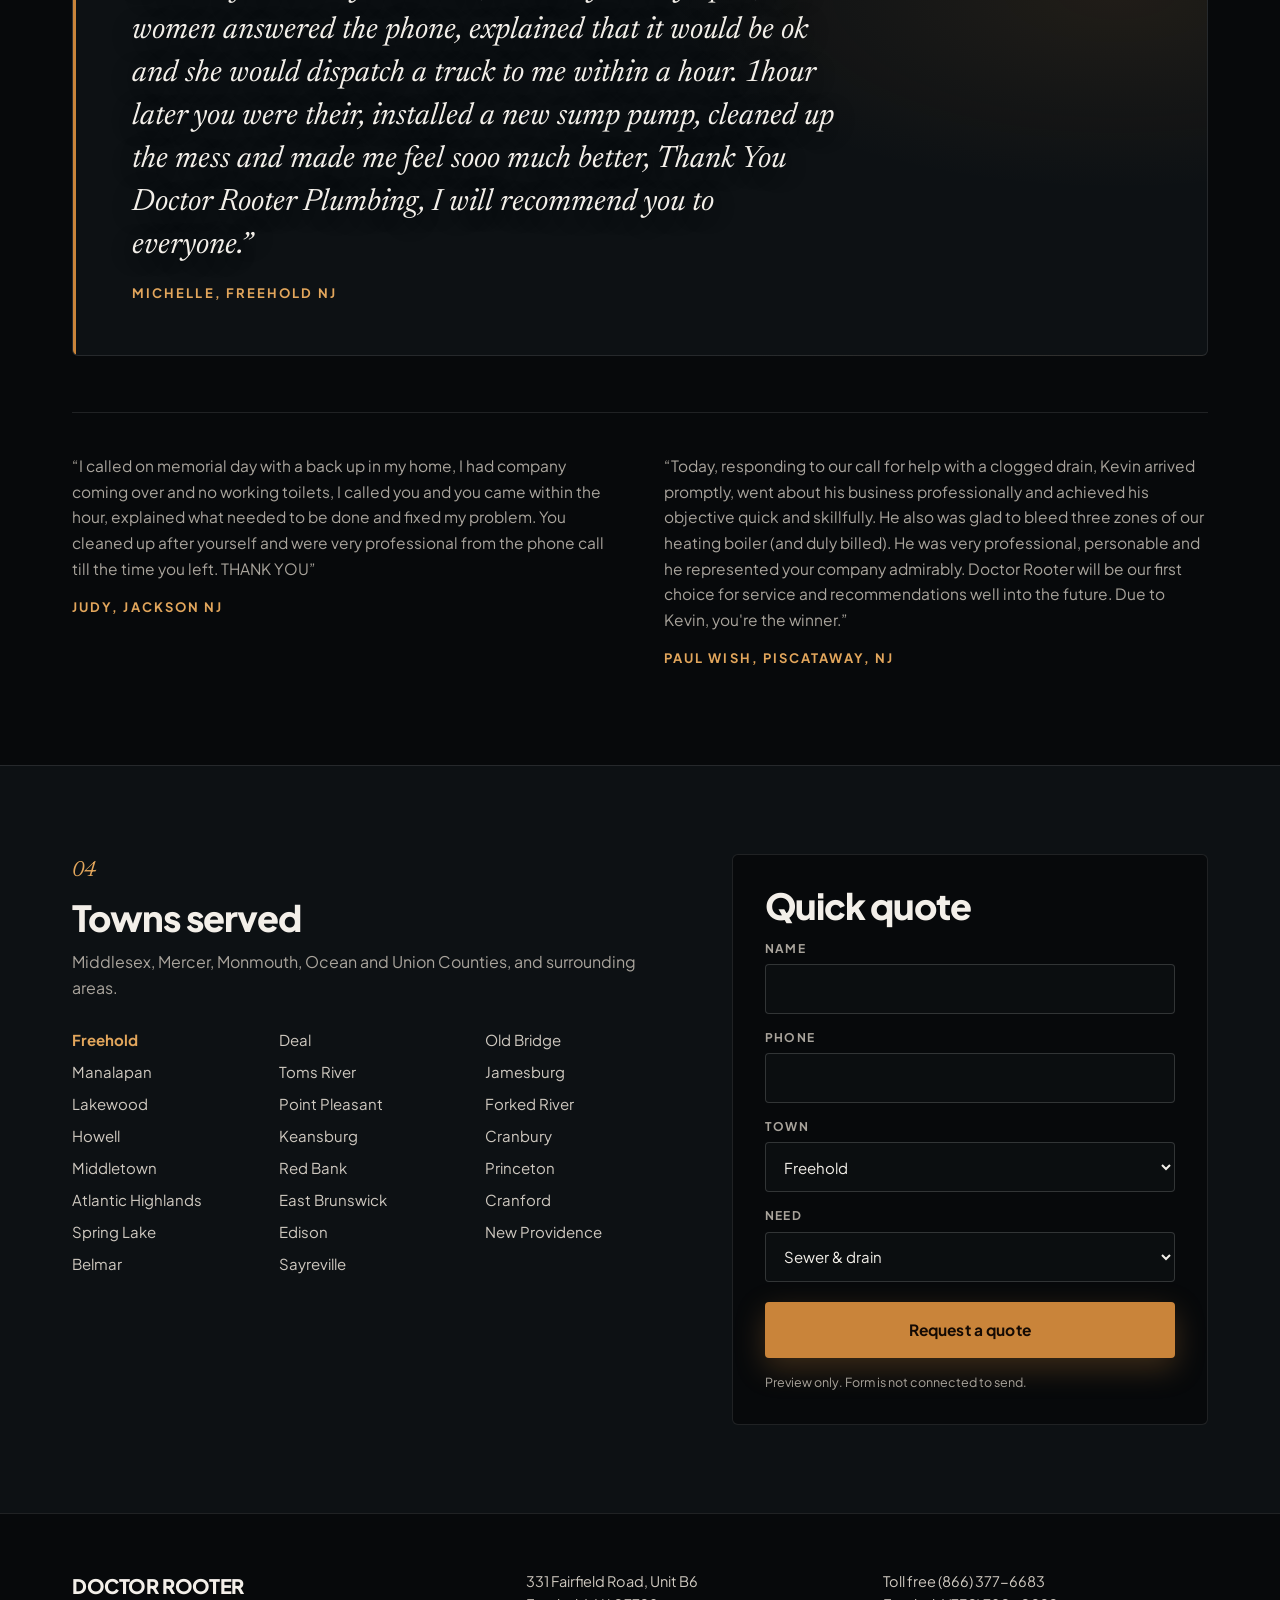
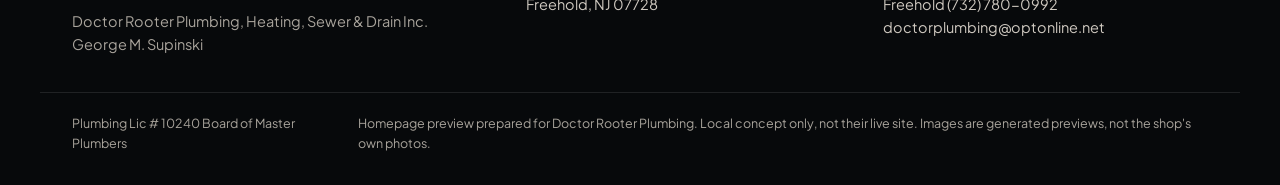
<file: doctor-rooter-freehold/index.html>
<!doctype html>
<html lang="en">
<head>
<meta charset="utf-8">
<meta name="viewport" content="width=device-width,initial-scale=1">
<meta name="robots" content="noindex,nofollow">
<title>Doctor Rooter Plumbing · Freehold, NJ (homepage preview)</title>
<link rel="icon" href="data:,">
<link rel="stylesheet" href="styles.css">
</head>
<body>
<a class="skip" href="#top">Skip to content</a>
<div class="ribbon">Homepage design preview for Doctor Rooter Plumbing · local concept</div>
<header class="hdr">
  <div class="wrap hdr-in">
    <a class="brand" href="#top"><span class="brand-name">Doctor Rooter</span><span class="brand-sub">Plumbing · Heating<span class="bs-extra"> · Sewer &amp; Drain</span></span></a>
    <nav class="nav" id="nav" aria-label="Main"><a href="#work">Services</a><a href="#emergency">Emergency</a><a href="#reviews">Reviews</a><a href="#quote">Quote</a></nav>
    <a class="call" href="tel:+18663776683"><span class="call-l">Toll free</span><span class="call-n">(866) 377-6683</span></a>
    <button class="menu-btn" type="button" aria-expanded="false" aria-controls="nav">Menu</button>
  </div>
</header>

<main id="top">
<section class="hero">
  <picture class="hero-pic">
    <source media="(max-width:640px)" srcset="assets/img/hero-mobile-780.jpg">
    <img src="assets/img/hero-1920.jpg" alt="Drum-style drain-cleaning machine with a steel cable in a dark, wet basement (generated preview image)">
  </picture>
  <div class="hero-shade"></div>
  <div class="wrap hero-in">
    <p class="kicker">Freehold, NJ · Since 1997</p>
    <h1>Clogged drain<br>or sewer line?</h1>
    <p class="lede">Family owned plumbing, heating, sewer and drain service from a Freehold shop. Charged by the job, not the hour.</p>
    <div class="ctas">
      <a class="btn btn-solid" href="tel:+18663776683">Call (866) 377-6683</a>
      <a class="btn btn-line" href="#quote">Request a quote</a>
    </div>
  </div>
  <dl class="facts wrap">
    <div><dt>24-hour</dt><dd>emergency service</dd></div>
    <div><dt>No extra charge</dt><dd>evenings, weekends, holidays</dd></div>
    <div><dt>Lic # 10240</dt><dd>Board of Master Plumbers</dd></div>
  </dl>
</section>

<section class="work" id="work">
  <div class="wrap">
    <header class="sec-h"><p class="num">01</p><h2>Sewer &amp; drain,<br>done with the right gear.</h2></header>
    <article class="feat">
      <figure class="feat-img"><img src="assets/img/panel-jetting.jpg" alt="High-pressure jetting nozzle clearing a basement floor drain (generated preview image)" loading="lazy"></figure>
      <div class="feat-copy">
        <p class="tag">High power jetting</p>
        <h3>Clears drains, sewer lines and waste lines.</h3>
        <p>Slow drain or a full sewer blockage, plus sewer and waste line repair, replacement and new line installation.</p>
      </div>
    </article>
    <div class="duo">
      <article class="tile">
        <img src="assets/img/panel-camera.jpg" alt="Sewer inspection camera entering a drain pipe (generated preview image)" loading="lazy">
        <div class="tile-copy"><p class="tag">Video inspections</p><h3>See inside the sewer line before anyone digs.</h3></div>
      </article>
      <article class="tile">
        <img src="assets/img/panel-gas.jpg" alt="Gas line shutoff valve on a basement wall (generated preview image)" loading="lazy">
        <div class="tile-copy"><p class="tag">Gas service</p><h3>Gas line installs, repairs and appliance hookups.</h3></div>
      </article>
    </div>
    <ul class="also" aria-label="Also from Doctor Rooter">
      <li><b>Plumbing</b><span>Leaks, re-piping, sump pumps, fixtures</span></li>
      <li><b>Water heaters</b><span>Gas, electric and tankless installs</span></li>
      <li><b>Heating &amp; air</b><span>Furnaces, baseboard, central air</span></li>
    </ul>
  </div>
</section>

<section class="emergency" id="emergency">
  <div class="wrap em-in">
    <p class="num">02</p>
    <p class="em-big">24-hour emergency service.</p>
    <p class="em-sub">No extra charge for evenings, weekends or holidays. If you face immediate danger, get out and call 911.</p>
    <a class="btn btn-solid" href="tel:+18663776683">Call (866) 377-6683</a>
  </div>
</section>

<section class="reviews" id="reviews">
  <div class="wrap">
    <header class="sec-h"><p class="num">03</p><h2>From their customers.</h2></header>
    <figure class="pull">
      <div class="pull-in">
      <blockquote>“I had a flood in my basement, I called you very upset, the women answered the phone, explained that it would be ok and she would dispatch a truck to me within a hour. 1hour later you were their, installed a new sump pump, cleaned up the mess and made me feel sooo much better, Thank You Doctor Rooter Plumbing, I will recommend you to everyone.”</blockquote>
      <figcaption>Michelle, Freehold NJ</figcaption>
      </div>
    </figure>
    <div class="minis">
      <figure><blockquote>“I called on memorial day with a back up in my home, I had company coming over and no working toilets, I called you and you came within the hour, explained what needed to be done and fixed my problem. You cleaned up after yourself and were very professional from the phone call till the time you left. THANK YOU”</blockquote><figcaption>Judy, Jackson NJ</figcaption></figure>
      <figure><blockquote>“Today, responding to our call for help with a clogged drain, Kevin arrived promptly, went about his business professionally and achieved his objective quick and skillfully. He also was glad to bleed three zones of our heating boiler (and duly billed). He was very professional, personable and he represented your company admirably. Doctor Rooter will be our first choice for service and recommendations well into the future. Due to Kevin, you're the winner.”</blockquote><figcaption>Paul Wish, Piscataway, NJ</figcaption></figure>
    </div>
  </div>
</section>

<section class="close" id="quote">
  <div class="wrap close-in">
    <div class="towns">
      <p class="num">04</p>
      <h2>Towns served</h2>
      <p class="muted">Middlesex, Mercer, Monmouth, Ocean and Union Counties, and surrounding areas.</p>
      <ul class="town-list">
        <li class="home">Freehold</li><li>Manalapan</li><li>Lakewood</li><li>Howell</li><li>Middletown</li><li>Atlantic Highlands</li><li>Spring Lake</li><li>Belmar</li><li>Deal</li><li>Toms River</li><li>Point Pleasant</li><li>Keansburg</li><li>Red Bank</li><li>East Brunswick</li><li>Edison</li><li>Sayreville</li><li>Old Bridge</li><li>Jamesburg</li><li>Forked River</li><li>Cranbury</li><li>Princeton</li><li>Cranford</li><li>New Providence</li>
      </ul>
    </div>
    <form class="qf" id="quote-form" novalidate>
      <h2>Quick quote</h2>
      <label>Name<input name="name" required autocomplete="off"></label>
      <label>Phone<input name="phone" type="tel" required autocomplete="off"></label>
      <label>Town<select name="town"><option>Freehold</option><option>Manalapan</option><option>Lakewood</option><option>Howell</option><option>Other</option></select></label>
      <label>Need<select name="need"><option>Sewer &amp; drain</option><option>Plumbing</option><option>Water heater</option><option>Heating &amp; air</option><option>Gas service</option></select></label>
      <button class="btn btn-solid" type="submit">Request a quote</button>
      <p class="micro">Preview only. Form is not connected to send.</p>
      <p class="done" id="form-status" hidden>Preview only. Nothing was sent.</p>
    </form>
  </div>
</section>
</main>

<footer class="ftr">
  <div class="wrap ftr-in">
    <div><p class="brand-name">Doctor Rooter</p><p class="muted">Doctor Rooter Plumbing, Heating, Sewer &amp; Drain Inc.<br>George M. Supinski</p></div>
    <div><p>331 Fairfield Road, Unit B6<br>Freehold, NJ 07728</p></div>
    <div><p><a href="tel:+18663776683">Toll free (866) 377-6683</a><br><a href="tel:+17327800992">Freehold (732) 780-0992</a><br>doctorplumbing@optonline.net</p></div>
  </div>
  <div class="wrap ftr-meta"><span>Plumbing Lic # 10240 Board of Master Plumbers</span><span>Homepage preview prepared for Doctor Rooter Plumbing. Local concept only, not their live site. Images are generated previews, not the shop's own photos.</span></div>
</footer>
<nav class="callbar" aria-label="Quick contact"><a class="btn btn-solid" href="tel:+18663776683">Call (866) 377-6683</a><a class="btn btn-line" href="#quote">Quote</a></nav>
<script>
var b=document.querySelector('.menu-btn'),n=document.getElementById('nav');
if(b&&n){
  var closeNav=function(){n.classList.remove('open');b.setAttribute('aria-expanded','false');b.textContent='Menu';};
  b.addEventListener('click',function(){var o=b.getAttribute('aria-expanded')==='true';b.setAttribute('aria-expanded',String(!o));n.classList.toggle('open',!o);b.textContent=o?'Menu':'Close';});
  n.querySelectorAll('a').forEach(function(a){a.addEventListener('click',closeNav);});
  document.addEventListener('keydown',function(e){if(e.key==='Escape'&&n.classList.contains('open')){closeNav();b.focus();}});
}
document.getElementById('quote-form').addEventListener('submit',function(e){e.preventDefault();var f=e.target;if(!f.name.value||!f.phone.value){f.reportValidity&&f.reportValidity();return}document.getElementById('form-status').hidden=false;});
var cb=document.querySelector('.callbar'),hero=document.querySelector('.hero .ctas');if('IntersectionObserver' in window){new IntersectionObserver(function(e){cb.classList.toggle('show',!e[0].isIntersecting)}).observe(hero)}else{cb.classList.add('show')}
</script>
</body>
</html>
</file>
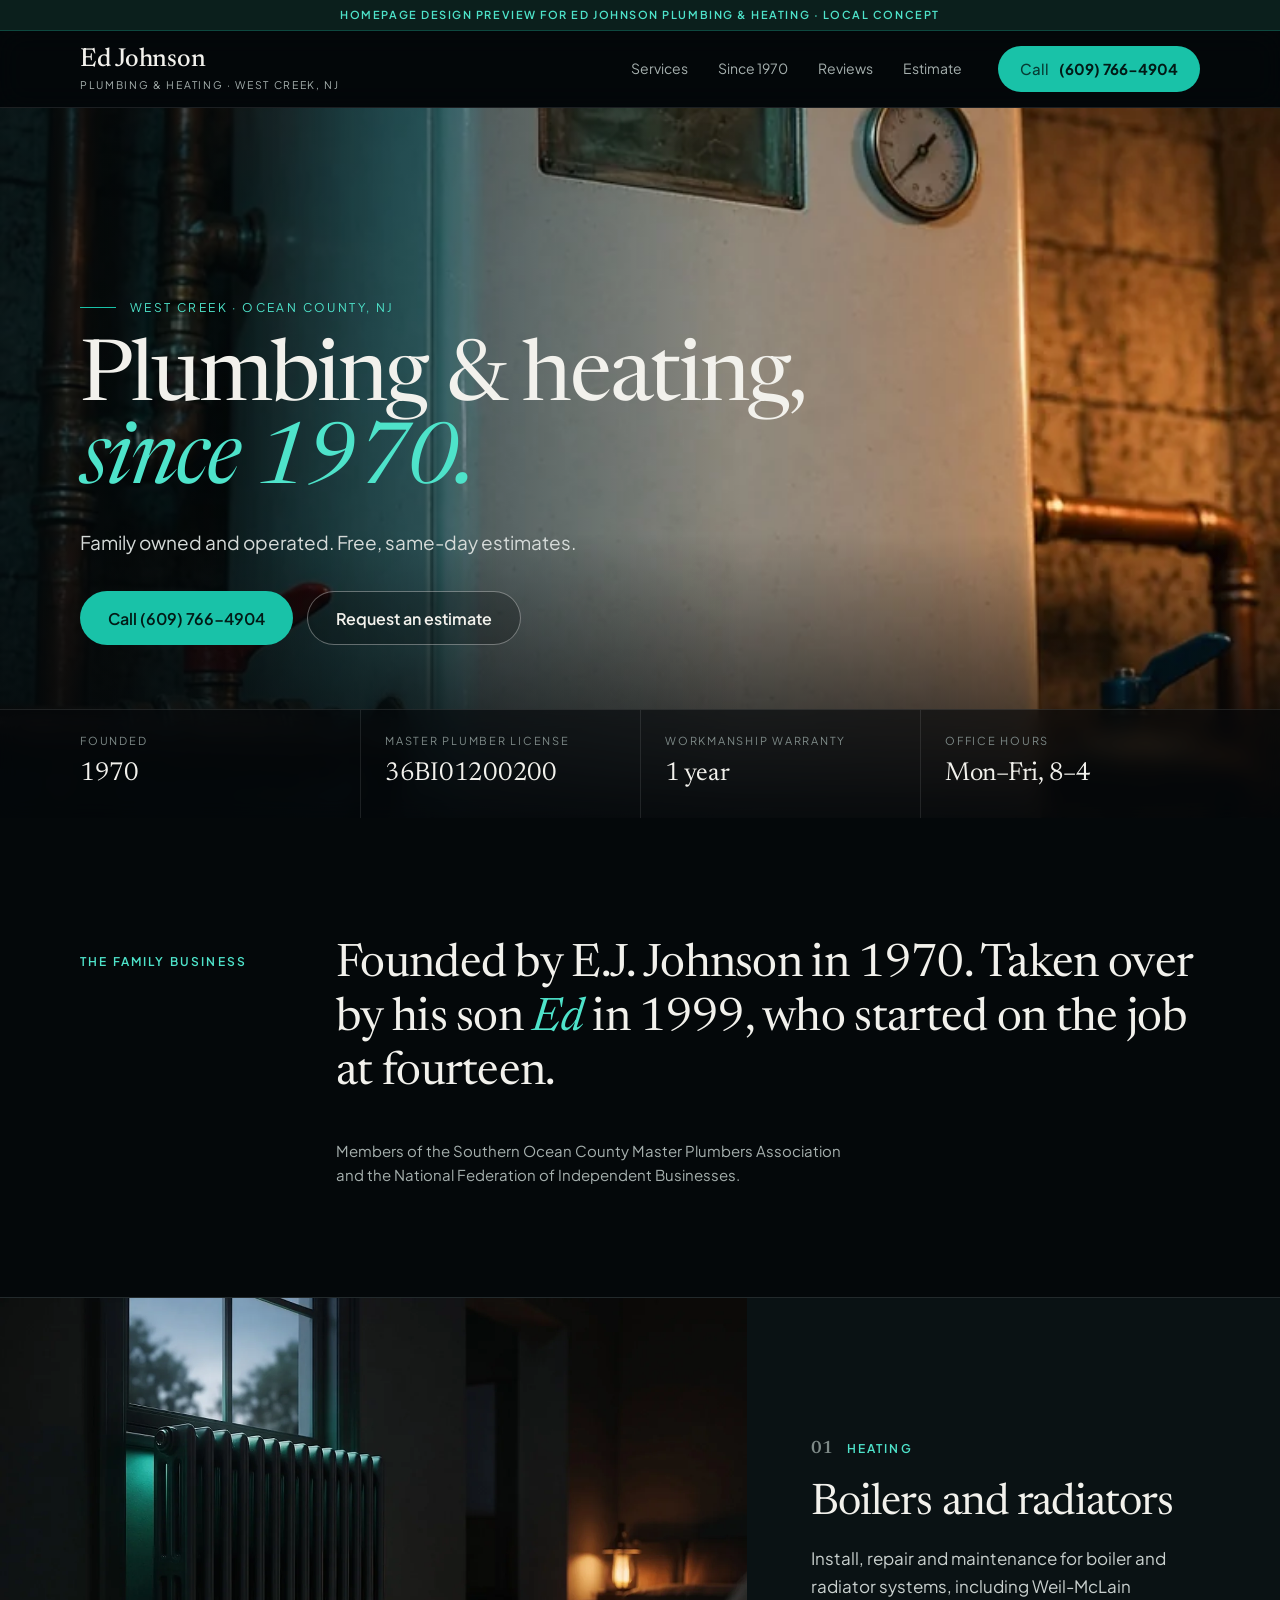
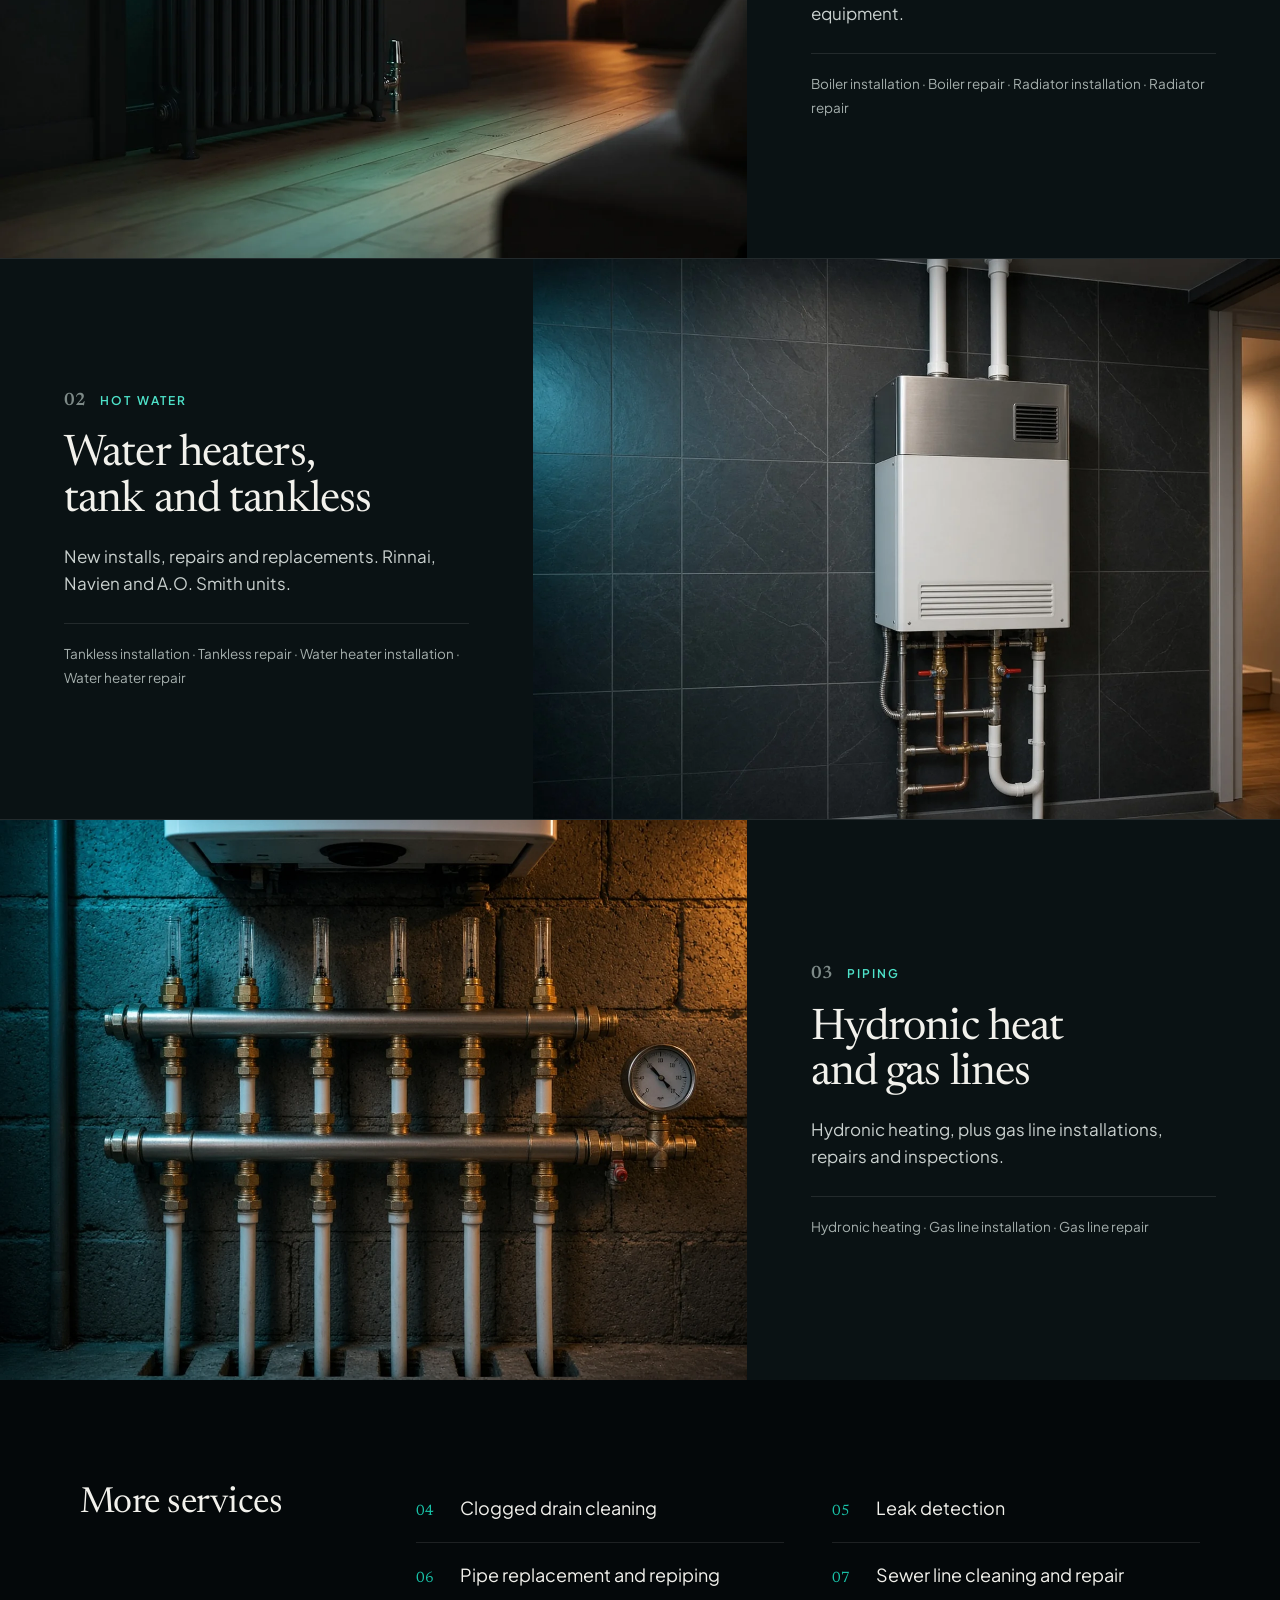
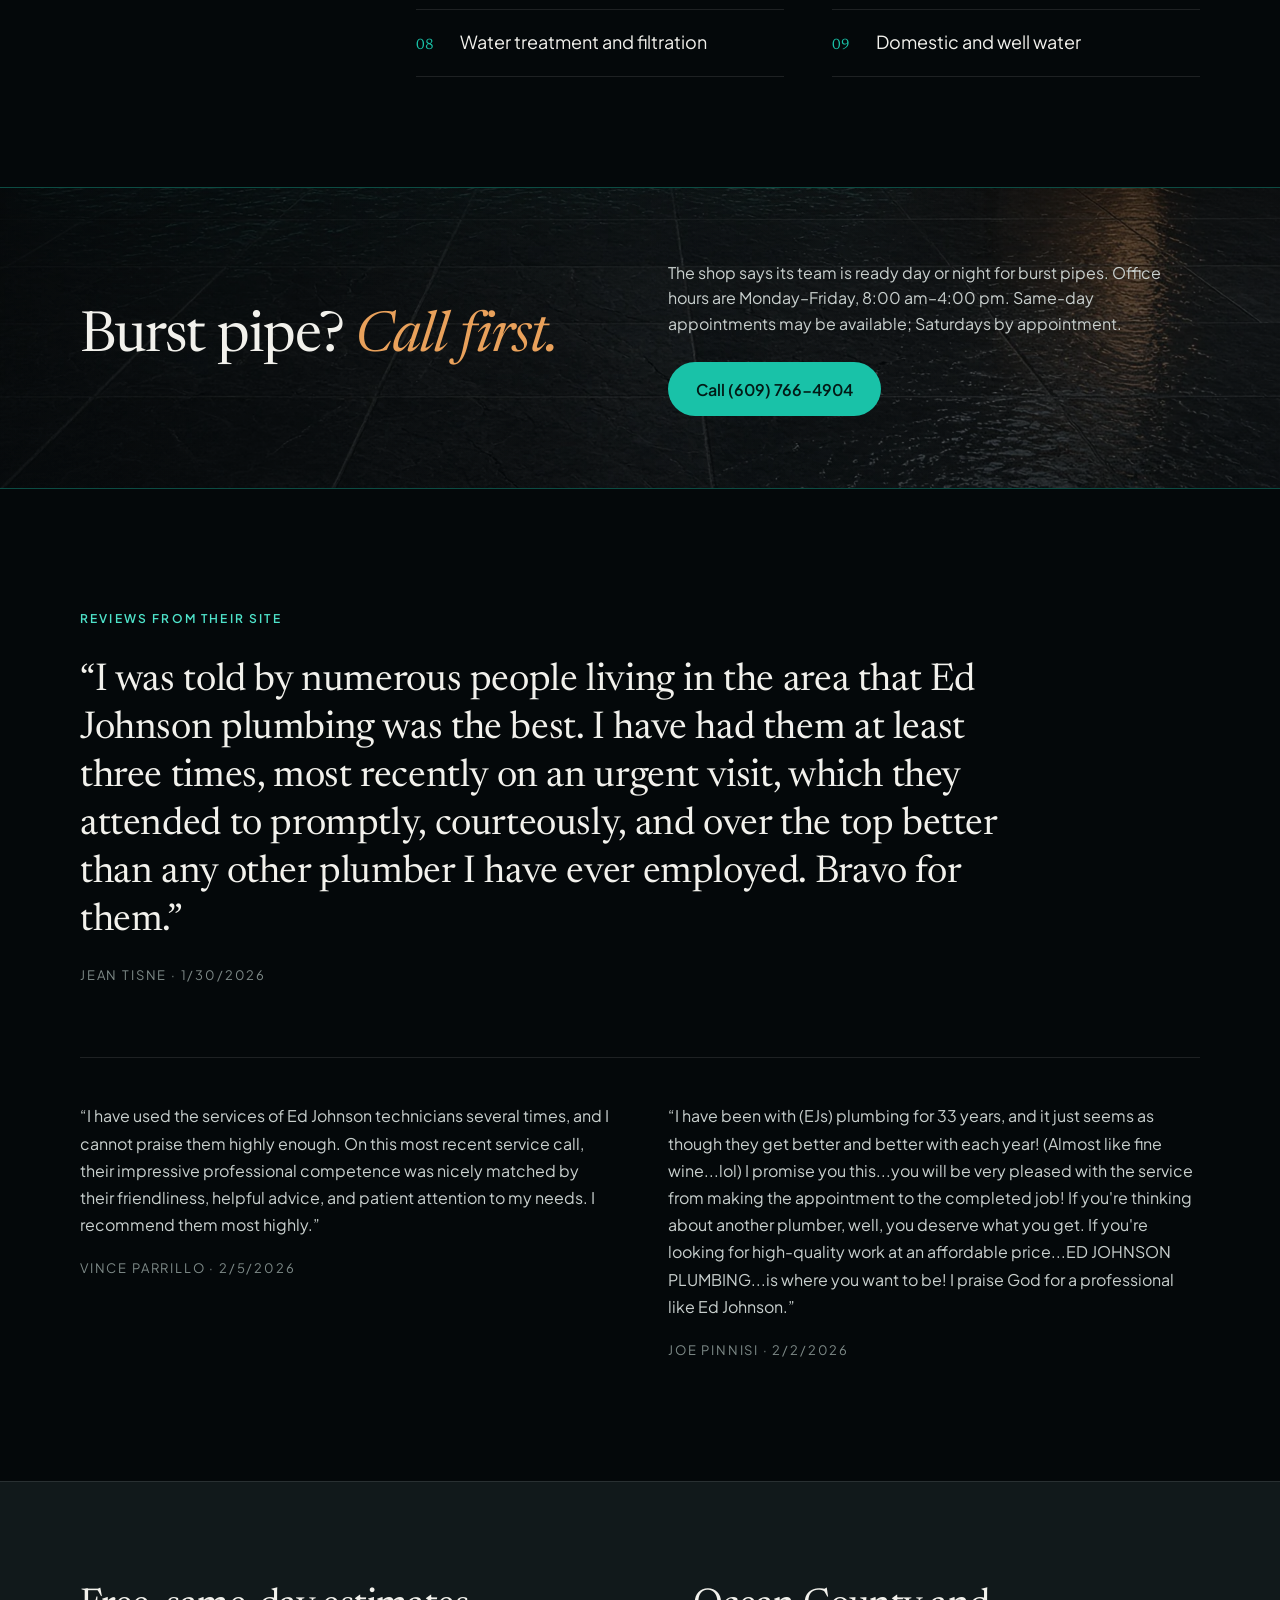
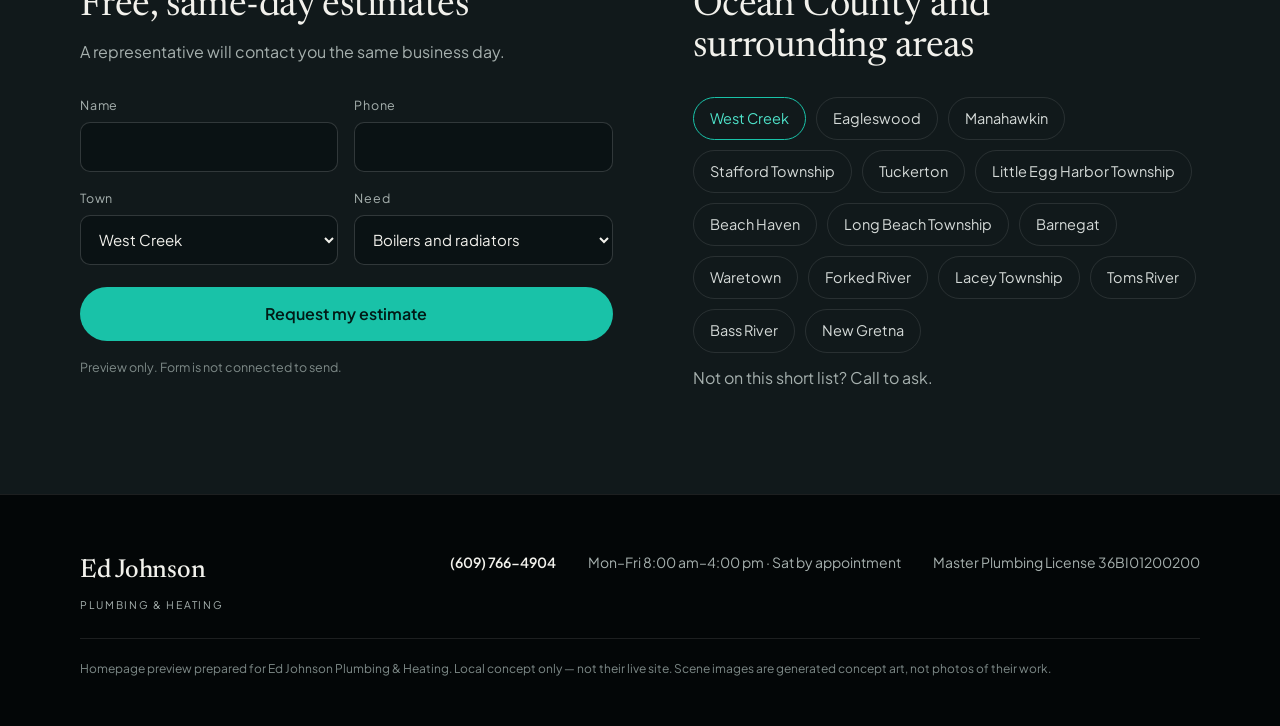
<file: ed-johnson-plumbing-heating/index.html>
<!doctype html>
<html lang="en">
<head>
<meta charset="utf-8">
<meta name="viewport" content="width=device-width, initial-scale=1">
<title>Ed Johnson Plumbing &amp; Heating · Homepage preview</title>
<meta name="robots" content="noindex,nofollow">
<link rel="icon" href="data:,">
<link rel="preload" href="assets/fonts/newsreader-var.woff2" as="font" type="font/woff2" crossorigin>
<link rel="stylesheet" href="styles.css">
</head>
<body>
<a class="skip" href="#main">Skip to content</a>
<div class="ribbon"><span class="rb-long">Homepage design preview for Ed Johnson Plumbing &amp; Heating · local concept</span><span class="rb-short">Design preview · local concept</span></div>
<header class="hdr" id="top">
  <div class="wrap hdr-in">
    <a class="brand" href="#top" aria-label="Ed Johnson Plumbing &amp; Heating home">
      <span class="brand-name">Ed Johnson</span>
      <span class="brand-sub">Plumbing &amp; Heating<span class="bs-town"> · West Creek, NJ</span></span>
    </a>
    <nav class="nav" id="nav" aria-label="Main">
      <a href="#work">Services</a><a href="#family">Since 1970</a><a href="#reviews">Reviews</a><a href="#estimate">Estimate</a>
    </nav>
    <a class="hdr-call" href="tel:+16097664904"><span class="hdr-call-k">Call</span> (609) 766-4904</a>
    <button class="menu-btn" type="button" aria-expanded="false" aria-controls="nav" aria-label="Open menu"><span></span><span></span></button>
  </div>
</header>

<main id="main">
<section class="hero" aria-labelledby="h1">
  <picture class="hero-bg">
    <source media="(max-width:640px)" srcset="assets/img/hero-mobile.webp" type="image/webp">
    <source media="(max-width:640px)" srcset="assets/img/hero-mobile.jpg">
    <source srcset="assets/img/hero-desktop.webp" type="image/webp">
    <img src="assets/img/hero-desktop.jpg" alt="White residential boiler with copper piping, valves and a pressure gauge in a dim mechanical room (generated concept image)" fetchpriority="high">
  </picture>
  <div class="hero-shade" aria-hidden="true"></div>
  <div class="wrap hero-in">
    <p class="kicker">West Creek · Ocean County, NJ</p>
    <h1 id="h1">Plumbing &amp; heating,<br><em>since 1970.</em></h1>
    <p class="lede">Family owned and operated. Free, same-day estimates.</p>
    <div class="ctas">
      <a class="btn btn-solid hero-call" href="tel:+16097664904">Call (609) 766-4904</a>
      <a class="btn btn-ghost" href="#estimate">Request an estimate</a>
    </div>
  </div>
  <div class="ledger-wrap">
    <dl class="wrap ledger">
      <div><dt>Founded</dt><dd>1970</dd></div>
      <div><dt>Master Plumber License</dt><dd>36BI01200200</dd></div>
      <div><dt>Workmanship warranty</dt><dd>1 year</dd></div>
      <div><dt>Office hours</dt><dd>Mon–Fri, 8–4</dd></div>
    </dl>
  </div>
</section>

<section class="family" id="family">
  <div class="wrap family-in">
    <p class="label">The family business</p>
    <p class="statement">Founded by E.J. Johnson in 1970. Taken over by his son <em>Ed</em> in 1999, who started on the job at fourteen.</p>
    <p class="aside">Members of the Southern Ocean County Master Plumbers Association and the National Federation of Independent Businesses.</p>
  </div>
</section>

<section class="work" id="work" aria-label="Services">
  <article class="panel">
    <figure class="panel-img"><picture><source srcset="assets/img/panel-radiator.webp" type="image/webp"><img src="assets/img/panel-radiator.jpg" alt="Cast-iron radiator under a window at dusk (generated concept image)"></picture></figure>
    <div class="panel-txt">
      <p class="label"><span class="idx">01</span>Heating</p>
      <h2>Boilers and radiators</h2>
      <p>Install, repair and maintenance for boiler and radiator systems, including Weil-McLain equipment.</p>
      <p class="tags">Boiler installation · Boiler repair · Radiator installation · Radiator repair</p>
    </div>
  </article>
  <article class="panel panel--flip">
    <figure class="panel-img"><picture><source srcset="assets/img/panel-waterheater.webp" type="image/webp"><img src="assets/img/panel-waterheater.jpg" alt="Wall-mounted tankless water heater with steel piping (generated concept image)"></picture></figure>
    <div class="panel-txt">
      <p class="label"><span class="idx">02</span>Hot water</p>
      <h2>Water heaters, tank and tankless</h2>
      <p>New installs, repairs and replacements. Rinnai, Navien and A.O. Smith units.</p>
      <p class="tags">Tankless installation · Tankless repair · Water heater installation · Water heater repair</p>
    </div>
  </article>
  <article class="panel">
    <figure class="panel-img"><picture><source srcset="assets/img/panel-manifold.webp" type="image/webp"><img src="assets/img/panel-manifold.jpg" alt="Chrome hydronic manifold with a pressure gauge below a wall-hung boiler (generated concept image)"></picture></figure>
    <div class="panel-txt">
      <p class="label"><span class="idx">03</span>Piping</p>
      <h2>Hydronic heat and gas lines</h2>
      <p>Hydronic heating, plus gas line installations, repairs and inspections.</p>
      <p class="tags">Hydronic heating · Gas line installation · Gas line repair</p>
    </div>
  </article>
  <div class="wrap index">
    <h2 class="index-h">More services</h2>
    <ol class="index-list">
      <li><span>04</span>Clogged drain cleaning</li>
      <li><span>05</span>Leak detection</li>
      <li><span>06</span>Pipe replacement and repiping</li>
      <li><span>07</span>Sewer line cleaning and repair</li>
      <li><span>08</span>Water treatment and filtration</li>
      <li><span>09</span>Domestic and well water</li>
    </ol>
  </div>
</section>

<section class="burst" aria-labelledby="burst-h">
  <div class="burst-bg" aria-hidden="true">
    <picture>
      <source srcset="assets/img/burst-band.webp" type="image/webp">
      <img src="assets/img/burst-band.jpg" alt="">
    </picture>
  </div>
  <div class="burst-shade" aria-hidden="true"></div>
  <div class="wrap burst-in">
    <h2 id="burst-h">Burst pipe? <em>Call first.</em></h2>
    <div class="burst-copy">
      <p>The shop says its team is ready day or night for burst pipes. Office hours are Monday–Friday, 8:00 am–4:00 pm. Same-day appointments may be available; Saturdays by appointment.</p>
      <a class="btn btn-solid" href="tel:+16097664904">Call (609) 766-4904</a>
    </div>
  </div>
</section>

<section class="reviews" id="reviews" aria-labelledby="rev-h">
  <div class="wrap">
    <h2 class="label" id="rev-h">Reviews from their site</h2>
    <figure class="pull">
      <blockquote>“I was told by numerous people living in the area that Ed Johnson plumbing was the best. I have had them at least three times, most recently on an urgent visit, which they attended to promptly, courteously, and over the top better than any other plumber I have ever employed. Bravo for them.”</blockquote>
      <figcaption>Jean Tisne · 1/30/2026</figcaption>
    </figure>
    <div class="minor">
      <figure>
        <blockquote>“I have used the services of Ed Johnson technicians several times, and I cannot praise them highly enough. On this most recent service call, their impressive professional competence was nicely matched by their friendliness, helpful advice, and patient attention to my needs. I recommend them most highly.”</blockquote>
        <figcaption>Vince Parrillo · 2/5/2026</figcaption>
      </figure>
      <figure>
        <blockquote>“I have been with (EJs) plumbing for 33 years, and it just seems as though they get better and better with each year! (Almost like fine wine...lol) I promise you this...you will be very pleased with the service from making the appointment to the completed job! If you're thinking about another plumber, well, you deserve what you get. If you're looking for high-quality work at an affordable price...ED JOHNSON PLUMBING...is where you want to be! I praise God for a professional like Ed Johnson.”</blockquote>
        <figcaption>Joe Pinnisi · 2/2/2026</figcaption>
      </figure>
    </div>
  </div>
</section>

<section class="estimate" id="estimate" aria-labelledby="est-h">
  <div class="wrap est-in">
    <div class="est-form">
      <h2 id="est-h">Free, same-day estimates</h2>
      <p class="muted">A representative will contact you the same business day.</p>
      <form id="qf" novalidate>
        <label>Name<input name="name" autocomplete="name" required></label>
        <label>Phone<input name="phone" type="tel" autocomplete="tel" required></label>
        <label>Town<select name="town"><option>West Creek</option><option>Eagleswood</option><option>Manahawkin</option><option>Stafford Township</option><option>Tuckerton</option><option>Little Egg Harbor Township</option><option>Beach Haven</option><option>Long Beach Township</option><option>Barnegat</option><option>Waretown</option><option>Forked River</option><option>Lacey Township</option><option>Toms River</option><option>Bass River</option><option>New Gretna</option><option>Other town</option></select></label>
        <label>Need<select name="need"><option>Boilers and radiators</option><option>Water heater</option><option>Gas line</option><option>Drains and pipes</option><option>Water treatment</option><option>Something else</option></select></label>
        <button class="btn btn-solid" type="submit">Request my estimate</button>
        <p class="micro">Preview only. Form is not connected to send.</p>
      </form>
      <p class="done" id="done" hidden role="status">Preview only. Nothing was sent. Call (609) 766-4904 to reach the shop.</p>
    </div>
    <div class="est-towns">
      <h2>Ocean County and surrounding areas</h2>
      <ul class="towns">
        <li class="home">West Creek</li><li>Eagleswood</li><li>Manahawkin</li><li>Stafford Township</li><li>Tuckerton</li><li>Little Egg Harbor Township</li><li>Beach Haven</li><li>Long Beach Township</li><li>Barnegat</li><li>Waretown</li><li>Forked River</li><li>Lacey Township</li><li>Toms River</li><li>Bass River</li><li>New Gretna</li>
      </ul>
      <p class="muted">Not on this short list? Call to ask.</p>
    </div>
  </div>
</section>
</main>

<footer class="foot">
  <div class="wrap foot-in">
    <div><span class="brand-name">Ed Johnson</span><span class="brand-sub">Plumbing &amp; Heating</span></div>
    <div class="foot-meta">
      <a href="tel:+16097664904">(609) 766-4904</a>
      <span>Mon–Fri 8:00 am–4:00 pm · Sat by appointment</span>
      <span>Master Plumbing License 36BI01200200</span>
    </div>
    <p class="foot-note">Homepage preview prepared for Ed Johnson Plumbing &amp; Heating. Local concept only — not their live site. Scene images are generated concept art, not photos of their work.</p>
  </div>
</footer>
<div class="callbar"><a class="cb-call" href="tel:+16097664904">Call (609) 766-4904</a><a class="cb-est" href="#estimate">Estimate</a></div>
<script src="app.js"></script>
</body>
</html>
</file>
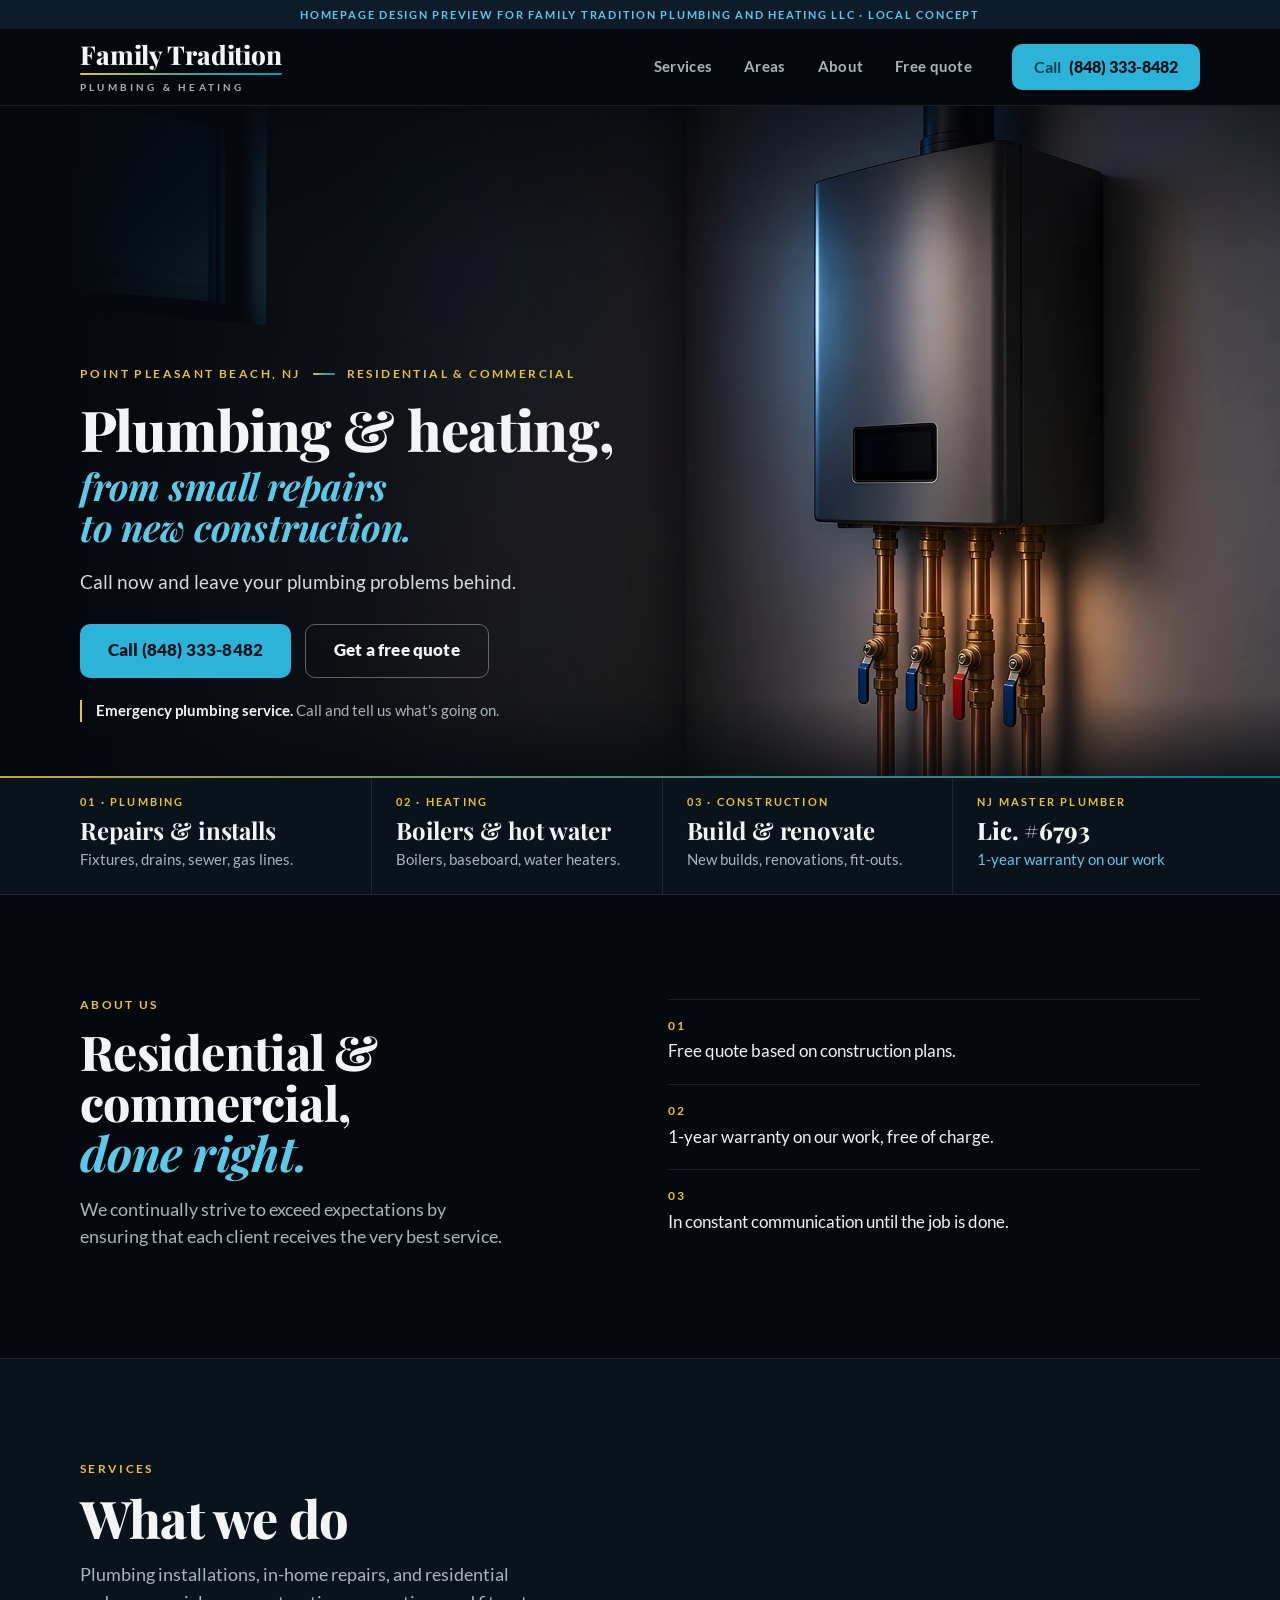
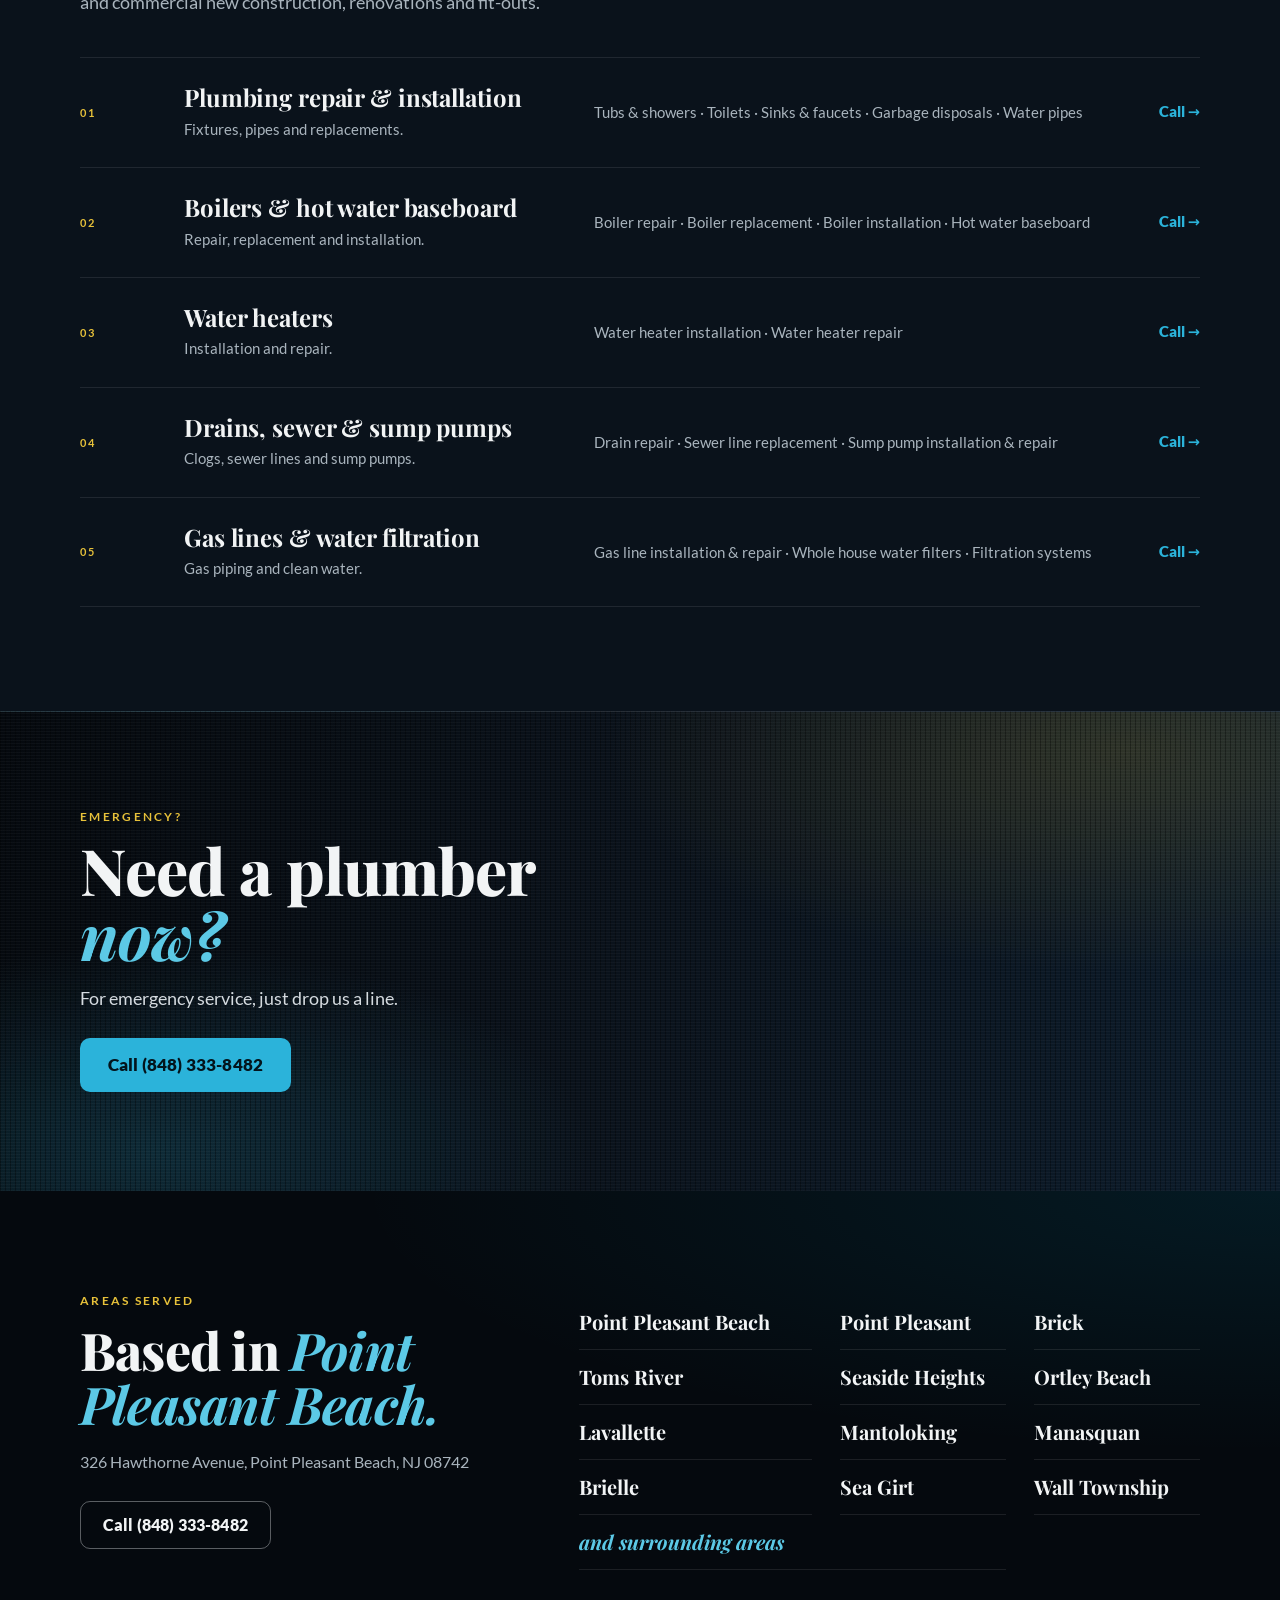
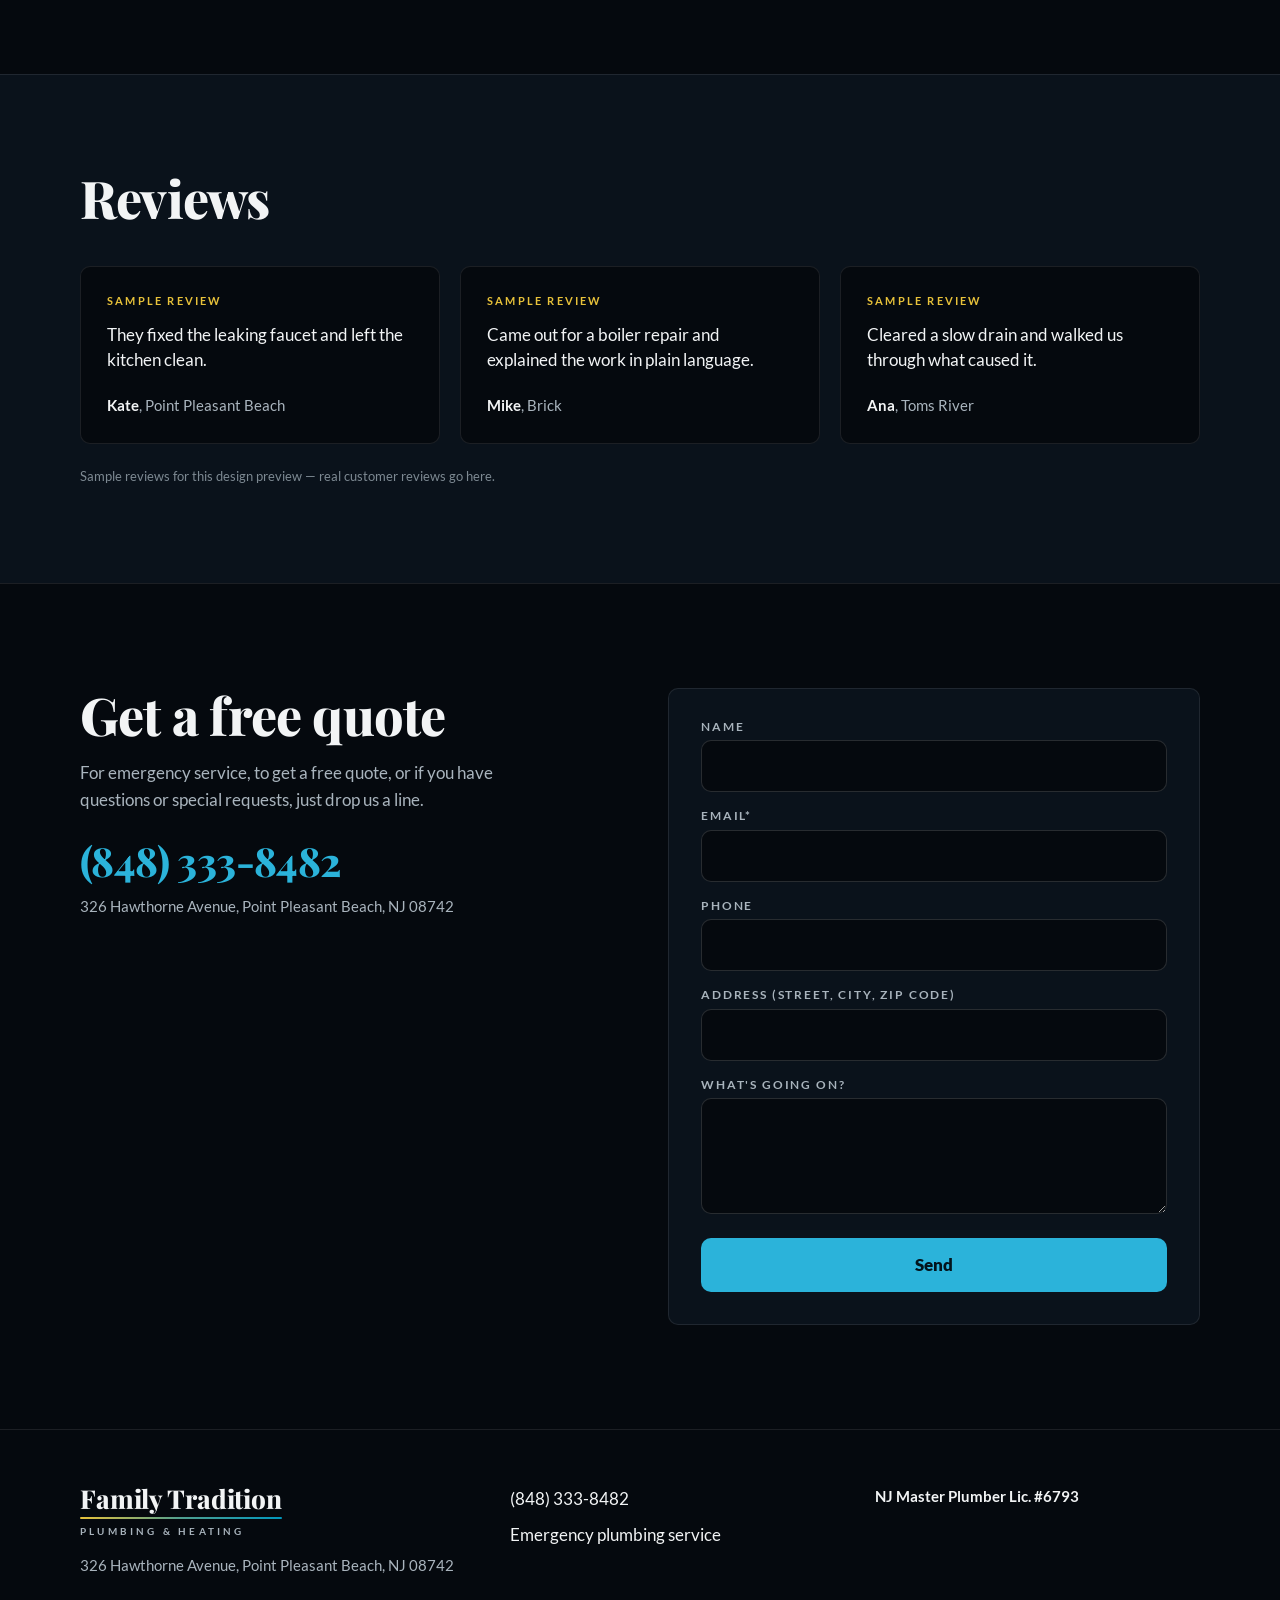
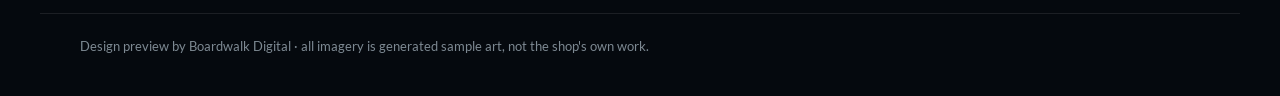
<file: family-tradition-plumbing/index.html>
<!doctype html>
<html lang="en">
<head>
<meta charset="utf-8">
<meta name="viewport" content="width=device-width,initial-scale=1">
<meta name="robots" content="noindex,nofollow">
<title>Family Tradition Plumbing &amp; Heating · Point Pleasant Beach, NJ · design preview</title>
<link rel="preload" href="assets/fonts/playfair-display-latin-800-normal.woff2" as="font" type="font/woff2" crossorigin>
<link rel="stylesheet" href="styles.css">
</head>
<body>
<a class="skip" href="#main">Skip to content</a>
<div class="ribbon"><span class="rb-long">Homepage design preview for Family Tradition Plumbing and Heating LLC · local concept</span><span class="rb-short">Design preview · local concept</span></div>
<header class="hdr">
  <div class="wrap hdr-in">
    <a class="brand" href="#top" aria-label="Family Tradition Plumbing and Heating, home">
      <span class="brand-name">Family Tradition</span>
      <span class="brand-sub">Plumbing &amp; Heating</span>
    </a>
    <nav class="nav" id="nav" aria-label="Main">
      <a href="#services">Services</a><a href="#areas">Areas</a><a href="#about">About</a><a href="#quote">Free quote</a>
    </nav>
    <a class="hdr-call" href="tel:+18483338482"><span class="hdr-call-k">Call</span> (848) 333-8482</a>
    <button class="menu-btn" aria-expanded="false" aria-controls="nav" aria-label="Open menu"><span></span><span></span></button>
  </div>
</header>
<main id="main">
  <section class="hero" id="top" aria-labelledby="h1">
    <picture class="hero-art">
      <source media="(max-width:760px)" srcset="assets/img/hero-mobile.webp" type="image/webp">
      <source media="(max-width:760px)" srcset="assets/img/hero-mobile.jpg">
      <source srcset="assets/img/hero-desktop.webp" type="image/webp">
      <img src="assets/img/hero-desktop.jpg" alt="A graphite wall-hung gas boiler in a clean mechanical room at dusk, copper supply lines with brass ball valves below it" width="1920" height="1080">
    </picture>
    <div class="hero-shade" aria-hidden="true"></div>
    <div class="wrap hero-in">
      <p class="kicker"><span>Point Pleasant Beach, NJ</span><i aria-hidden="true"></i><span class="k-res">Residential &amp; commercial</span></p>
      <h1 id="h1">Plumbing &amp; heating, <em>from small repairs to new construction.</em></h1>
      <p class="lede">Call now and leave your plumbing problems behind.</p>
      <div class="ctas">
        <a class="btn btn-sky" href="tel:+18483338482">Call (848) 333-8482</a>
        <a class="btn btn-ghost" href="#quote">Get a free quote</a>
      </div>
      <p class="emerg"><b>Emergency plumbing service.</b> Call and tell us what's going on.</p>
    </div>
  </section>
  <section class="lanes" id="lanes" aria-label="What we do">
    <div class="wrap lanes-in">
      <article class="lane"><p class="lane-n">01 · Plumbing</p><h2>Repairs &amp; installs</h2><p>Fixtures, drains, sewer, gas lines.</p></article>
      <article class="lane"><p class="lane-n">02 · Heating</p><h2>Boilers &amp; hot water</h2><p>Boilers, baseboard, water heaters.</p></article>
      <article class="lane"><p class="lane-n">03 · Construction</p><h2>Build &amp; renovate</h2><p>New builds, renovations, fit-outs.</p></article>
      <div class="lane lane-lic"><p class="lane-n">NJ Master Plumber</p><p class="lic">Lic. #6793</p><p class="lic-s">1-year warranty on our work</p></div>
    </div>
  </section>

  <section class="about" id="about" aria-labelledby="about-h">
    <div class="wrap about-in">
      <div class="about-copy">
        <p class="label">About us</p>
        <h2 class="rise" id="about-h">Residential &amp; commercial, <em>done right.</em></h2>
        <p class="about-lede">We continually strive to exceed expectations by ensuring that each client receives the very best service.</p>
      </div>
      <ol class="about-list">
        <li><span class="ln">01</span>Free quote based on construction plans.</li>
        <li><span class="ln">02</span>1-year warranty on our work, free of charge.</li>
        <li><span class="ln">03</span>In constant communication until the job is done.</li>
      </ol>
    </div>
  </section>

  <section class="svc" id="services" aria-labelledby="svc-h">
    <div class="wrap">
      <p class="label">Services</p>
      <h2 class="rise" id="svc-h">What we do</h2>
      <p class="svc-sub">Plumbing installations, in-home repairs, and residential and commercial new construction, renovations and fit-outs.</p>
      <ul class="svc-list">
        <li class="svc-row">
          <p class="svc-n">01</p>
          <div class="svc-copy">
            <h3>Plumbing repair &amp; installation</h3>
            <p>Fixtures, pipes and replacements.</p>
          </div>
          <p class="svc-ex">Tubs &amp; showers · Toilets · Sinks &amp; faucets · Garbage disposals · Water pipes</p>
          <a class="svc-call" href="tel:+18483338482">Call&nbsp;→</a>
        </li>
        <li class="svc-row">
          <p class="svc-n">02</p>
          <div class="svc-copy">
            <h3>Boilers &amp; hot water baseboard</h3>
            <p>Repair, replacement and installation.</p>
          </div>
          <p class="svc-ex">Boiler repair · Boiler replacement · Boiler installation · Hot water baseboard</p>
          <a class="svc-call" href="tel:+18483338482">Call&nbsp;→</a>
        </li>
        <li class="svc-row">
          <p class="svc-n">03</p>
          <div class="svc-copy">
            <h3>Water heaters</h3>
            <p>Installation and repair.</p>
          </div>
          <p class="svc-ex">Water heater installation · Water heater repair</p>
          <a class="svc-call" href="tel:+18483338482">Call&nbsp;→</a>
        </li>
        <li class="svc-row">
          <p class="svc-n">04</p>
          <div class="svc-copy">
            <h3>Drains, sewer &amp; sump pumps</h3>
            <p>Clogs, sewer lines and sump pumps.</p>
          </div>
          <p class="svc-ex">Drain repair · Sewer line replacement · Sump pump installation &amp; repair</p>
          <a class="svc-call" href="tel:+18483338482">Call&nbsp;→</a>
        </li>
        <li class="svc-row">
          <p class="svc-n">05</p>
          <div class="svc-copy">
            <h3>Gas lines &amp; water filtration</h3>
            <p>Gas piping and clean water.</p>
          </div>
          <p class="svc-ex">Gas line installation &amp; repair · Whole house water filters · Filtration systems</p>
          <a class="svc-call" href="tel:+18483338482">Call&nbsp;→</a>
        </li>
      </ul>
    </div>
  </section>

  <section class="eband" id="emergency" aria-labelledby="eb-h">
    <div class="wrap">
      <div class="eb-in">
        <p class="label">Emergency?</p>
        <h2 class="eb-h rise" id="eb-h">Need a plumber <em>now?</em></h2>
        <p class="eb-body">For emergency service, just drop us a line.</p>
        <a class="btn btn-sky" href="tel:+18483338482">Call (848) 333-8482</a>
      </div>
    </div>
  </section>

  <section class="areas" id="areas" aria-labelledby="areas-h">
    <div class="wrap areas-in">
      <div class="areas-l">
        <p class="label">Areas served</p>
        <h2 class="rise" id="areas-h">Based in <em>Point Pleasant Beach.</em></h2>
        <p class="areas-p">326 Hawthorne Avenue, Point Pleasant Beach, NJ 08742</p>
        <a class="btn btn-ghost btn-sm" href="tel:+18483338482">Call (848) 333-8482</a>
      </div>
      <ul class="towns">
        <li>Point Pleasant Beach</li><li>Point Pleasant</li><li>Brick</li><li>Toms River</li><li>Seaside Heights</li><li>Ortley Beach</li><li>Lavallette</li><li>Mantoloking</li><li>Manasquan</li><li>Brielle</li><li>Sea Girt</li><li>Wall Township</li><li class="more">and surrounding areas</li>
      </ul>
    </div>
  </section>

  <section class="reviews" id="reviews" aria-labelledby="rev-h">
    <div class="wrap">
      <h2 class="rise" id="rev-h">Reviews</h2>
      <ul class="rev-cards">
        <li class="rev-card">
          <p class="rev-tag">Sample review</p>
          <blockquote>
            <p>They fixed the leaking faucet and left the kitchen clean.</p>
            <footer><cite>Kate</cite>, Point Pleasant Beach</footer>
          </blockquote>
        </li>
        <li class="rev-card">
          <p class="rev-tag">Sample review</p>
          <blockquote>
            <p>Came out for a boiler repair and explained the work in plain language.</p>
            <footer><cite>Mike</cite>, Brick</footer>
          </blockquote>
        </li>
        <li class="rev-card">
          <p class="rev-tag">Sample review</p>
          <blockquote>
            <p>Cleared a slow drain and walked us through what caused it.</p>
            <footer><cite>Ana</cite>, Toms River</footer>
          </blockquote>
        </li>
      </ul>
      <p class="rev-disclaimer">Sample reviews for this design preview — real customer reviews go here.</p>
    </div>
  </section>

  <section class="quote" id="quote" aria-labelledby="quote-h">
    <div class="wrap quote-in">
      <div class="quote-copy">
        <h2 class="rise" id="quote-h">Get a free quote</h2>
        <p>For emergency service, to get a free quote, or if you have questions or special requests, just drop us a line.</p>
        <a class="quote-phone" href="tel:+18483338482">(848) 333-8482</a>
        <p class="quote-addr">326 Hawthorne Avenue, Point Pleasant Beach, NJ 08742</p>
      </div>
      <div class="quote-card">
        <form id="quote-form" novalidate>
          <label for="f-name">Name</label>
          <input id="f-name" name="name" type="text" autocomplete="name" required>
          <label for="f-email">Email*</label>
          <input id="f-email" name="email" type="email" autocomplete="email" required>
          <label for="f-phone">Phone</label>
          <input id="f-phone" name="phone" type="tel" autocomplete="tel">
          <label for="f-addr">Address (Street, City, Zip Code)</label>
          <input id="f-addr" name="address" type="text" autocomplete="street-address">
          <label for="f-msg">What's going on?</label>
          <textarea id="f-msg" name="message" rows="4"></textarea>
          <p class="form-err" id="form-err" hidden>Please enter your name and email.</p>
          <button class="btn btn-sky" type="submit">Send</button>
        </form>
        <p class="form-ok" id="form-ok" hidden>Preview only: nothing was sent. In the live site this goes to Family Tradition Plumbing and Heating.</p>
      </div>
    </div>
  </section>
</main>
<footer class="ftr">
  <div class="wrap ftr-grid">
    <div class="ftr-brand">
      <a class="brand" href="#top" aria-label="Family Tradition Plumbing and Heating, home">
        <span class="brand-name">Family Tradition</span>
        <span class="brand-sub">Plumbing &amp; Heating</span>
      </a>
      <p>326 Hawthorne Avenue, Point Pleasant Beach, NJ 08742</p>
    </div>
    <div class="ftr-contact">
      <a href="tel:+18483338482">(848) 333-8482</a>
      <p>Emergency plumbing service</p>
    </div>
    <div class="ftr-lic">
      <p>NJ Master Plumber Lic. #6793</p>
    </div>
  </div>
  <p class="wrap ftr-note">Design preview by Boardwalk Digital · all imagery is generated sample art, not the shop's own work.</p>
</footer>
<div class="callbar" id="callbar">
  <a class="btn btn-sky" href="tel:+18483338482">Call (848) 333-8482</a>
  <a class="btn btn-ghost" href="#quote">Quote</a>
</div>
<noscript><style>.rise{opacity:1;transform:none}</style></noscript>
<script src="app.js"></script>
</body>
</html>
</file>
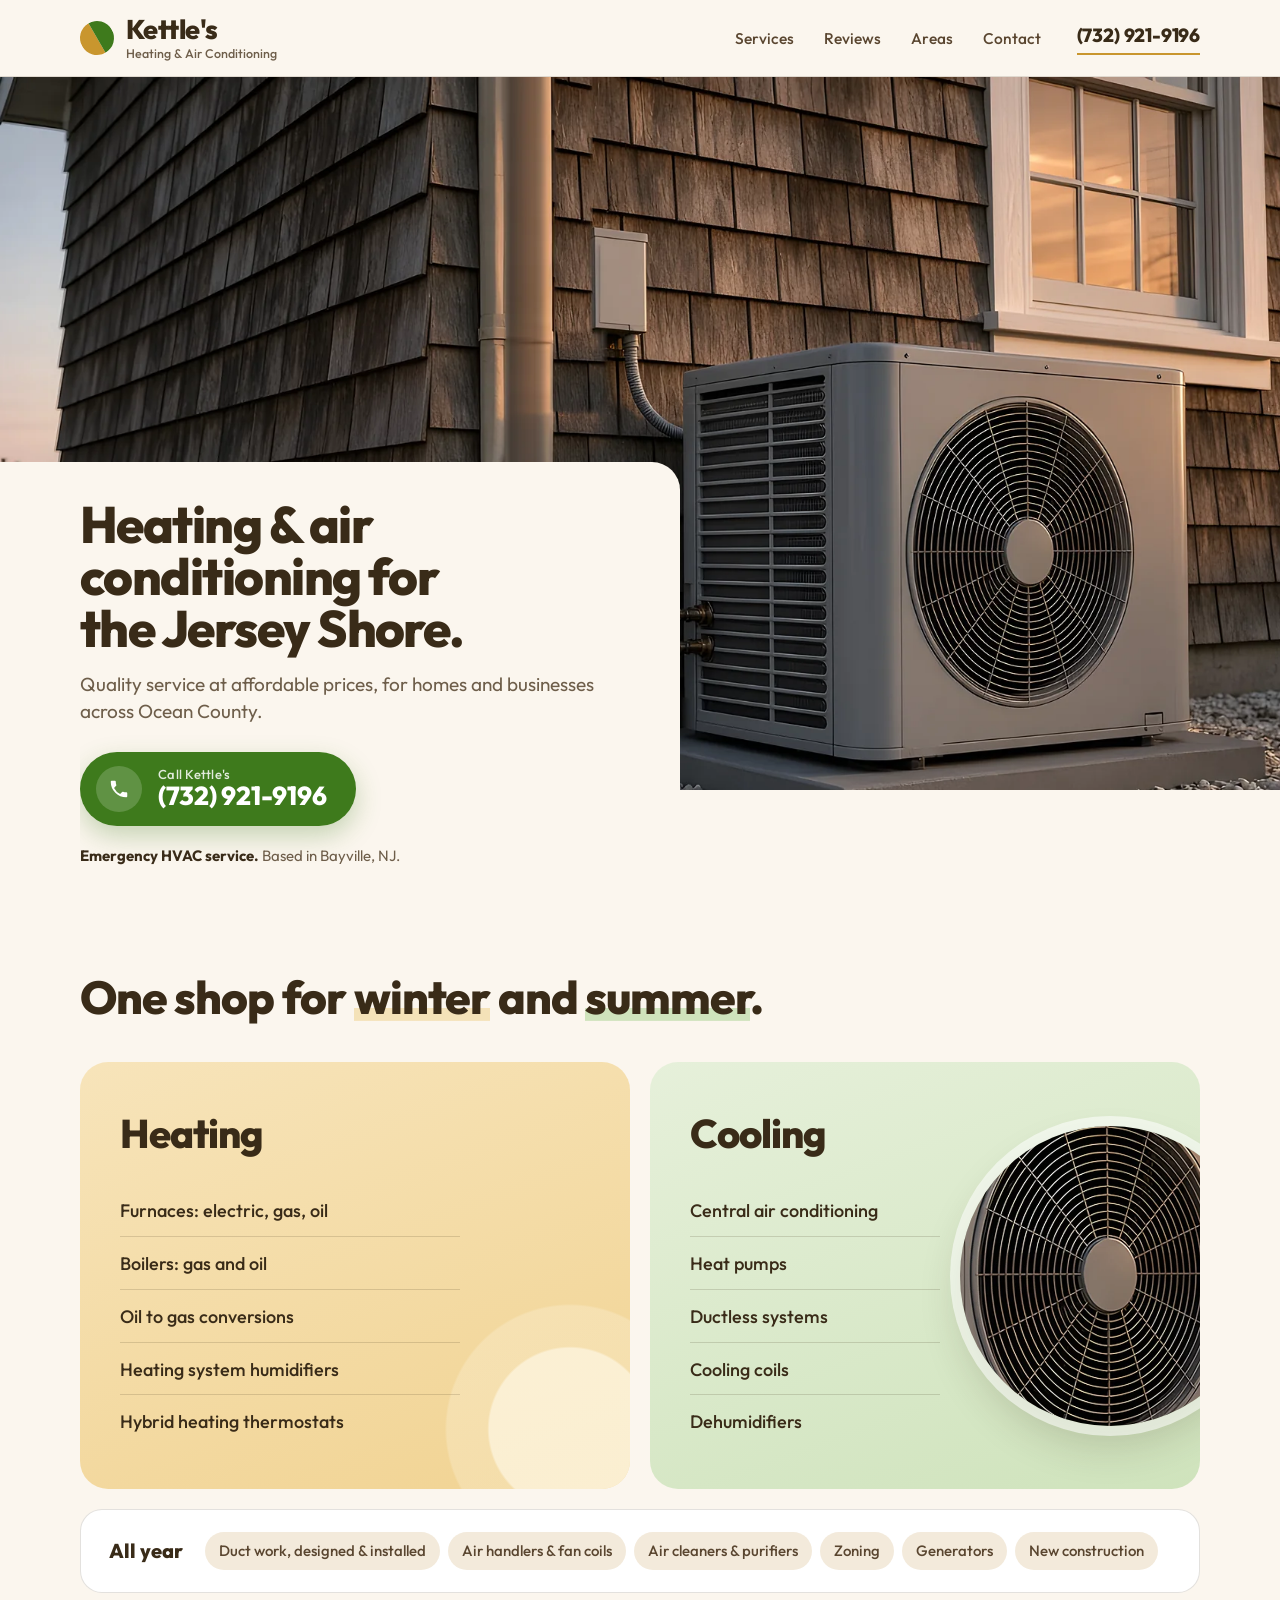
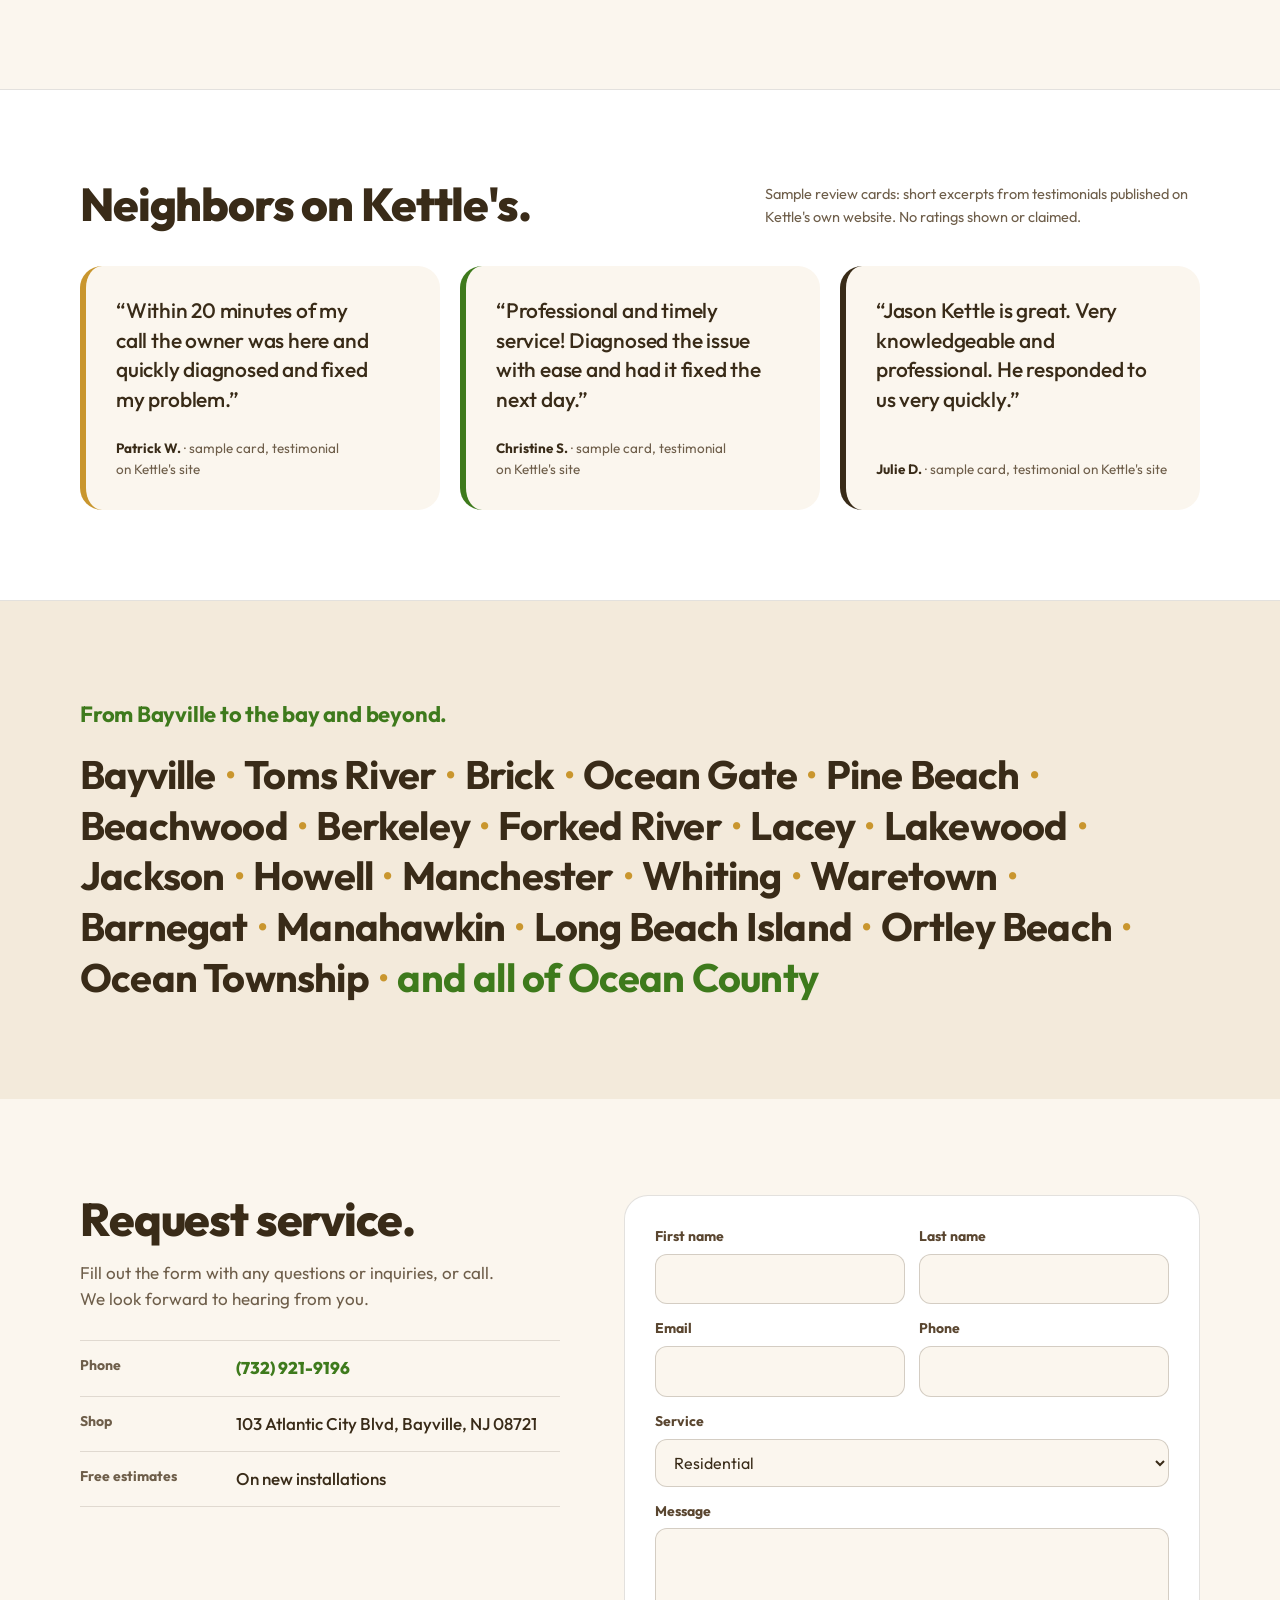
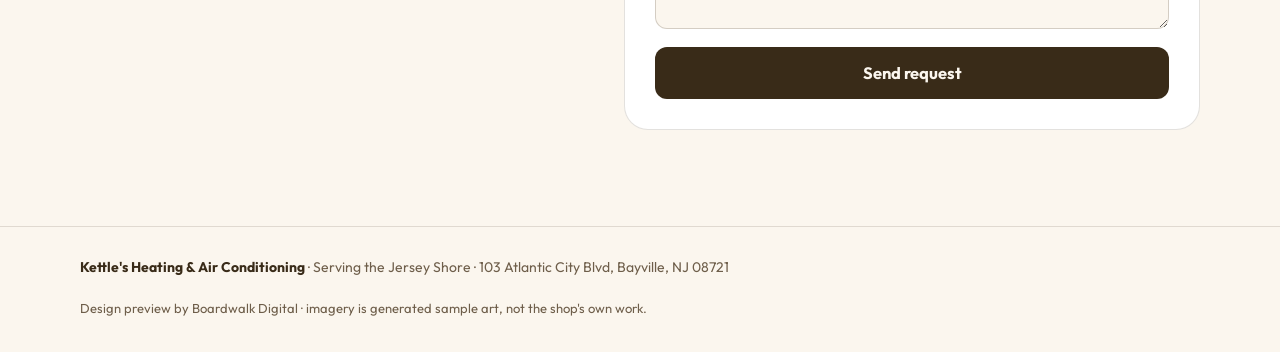
<file: kettles-heating-ac/index.html>
<!doctype html>
<html lang="en">
<head>
<meta charset="utf-8">
<meta name="viewport" content="width=device-width,initial-scale=1">
<meta name="robots" content="noindex,nofollow">
<title>Kettle's Heating &amp; Air Conditioning · Bayville, NJ · design preview</title>
<link rel="preload" href="assets/fonts/outfit-latin-800-normal.woff2" as="font" type="font/woff2">
<link rel="stylesheet" href="styles.css">
</head>
<body>
<a class="skip" href="#main">Skip to content</a>
<header class="hdr">
  <div class="wrap hdr-in">
    <a class="brand" href="#top" aria-label="Kettle's Heating and Air Conditioning, home">
      <span class="mark" aria-hidden="true"><i class="m-warm"></i><i class="m-cool"></i></span>
      <span class="brand-txt"><b>Kettle's</b><small>Heating &amp; Air Conditioning</small></span>
    </a>
    <nav class="nav" id="nav" aria-label="Main"><a href="#seasons">Services</a><a href="#reviews">Reviews</a><a href="#areas">Areas</a><a href="#contact">Contact</a></nav>
    <a class="hdr-tel" href="tel:+17329219196">(732) 921-9196</a>
    <button class="menu-btn" type="button" aria-expanded="false" aria-controls="nav" aria-label="Menu"><span class="menu-bars" aria-hidden="true"></span></button>
  </div>
</header>
<main id="main">
  <section class="hero" id="top" aria-labelledby="h1">
    <picture class="hero-art">
      <source media="(max-width:760px)" srcset="assets/img/hero-mobile.webp" type="image/webp">
      <source media="(max-width:760px)" srcset="assets/img/hero-mobile.jpg">
      <source srcset="assets/img/hero-desktop.webp" type="image/webp">
      <img src="assets/img/hero-desktop.jpg" alt="A gray heat pump outdoor unit on a pad beside a cedar-shingle shore house at golden hour" width="1920" height="1080">
    </picture>
    <div class="wrap hero-panel-wrap">
      <div class="panel">
        <h1 id="h1">Heating &amp; air conditioning for the Jersey&nbsp;Shore.</h1>
        <p class="panel-sub">Quality service at affordable prices, for homes and businesses across Ocean County.</p>
        <a class="call" href="tel:+17329219196"><span class="call-ico" aria-hidden="true"></span><span><small>Call Kettle's</small>(732) 921-9196</span></a>
        <p class="panel-note"><b>Emergency HVAC service.</b> Based in Bayville, NJ.</p>
      </div>
    </div>
  </section>

  <section class="seasons" id="seasons" aria-labelledby="seasons-h">
    <div class="wrap">
      <h2 id="seasons-h" class="sec-h">One shop for <span class="u-warm">winter</span> and <span class="u-cool">summer</span>.</h2>
    </div>
    <div class="wrap split">
      <article class="half warm">
        <span class="sun" aria-hidden="true"></span>
        <h3>Heating</h3>
        <ul><li>Furnaces: electric, gas, oil</li><li>Boilers: gas and oil</li><li>Oil to gas conversions</li><li>Heating system humidifiers</li><li>Hybrid heating thermostats</li></ul>
      </article>
      <article class="half cool">
        <img class="fan" src="assets/img/fan-detail.webp" alt="" width="560" height="560" loading="lazy">
        <h3>Cooling</h3>
        <ul><li>Central air conditioning</li><li>Heat pumps</li><li>Ductless systems</li><li>Cooling coils</li><li>Dehumidifiers</li></ul>
      </article>
    </div>
    <div class="wrap">
      <div class="year">
        <p class="year-k">All year</p>
        <ul class="chips"><li>Duct work, designed &amp; installed</li><li>Air handlers &amp; fan coils</li><li>Air cleaners &amp; purifiers</li><li>Zoning</li><li>Generators</li><li>New construction</li></ul>
      </div>
    </div>
  </section>

  <section class="reviews" id="reviews" aria-labelledby="rev-h">
    <div class="wrap">
      <div class="rev-top">
        <h2 id="rev-h" class="sec-h">Neighbors on Kettle's.</h2>
        <p class="rev-note">Sample review cards: short excerpts from testimonials published on Kettle's own website. No ratings shown or claimed.</p>
      </div>
      <div class="rev-grid">
        <figure class="card"><blockquote>&ldquo;Within 20 minutes of my call the owner was here and quickly diagnosed and fixed my problem.&rdquo;</blockquote><figcaption><b>Patrick W.</b> · sample card, testimonial on Kettle's&nbsp;site</figcaption></figure>
        <figure class="card"><blockquote>&ldquo;Professional and timely service! Diagnosed the issue with ease and had it fixed the next day.&rdquo;</blockquote><figcaption><b>Christine S.</b> · sample card, testimonial on Kettle's&nbsp;site</figcaption></figure>
        <figure class="card"><blockquote>&ldquo;Jason Kettle is great. Very knowledgeable and professional. He responded to us very quickly.&rdquo;</blockquote><figcaption><b>Julie D.</b> · sample card, testimonial on Kettle's&nbsp;site</figcaption></figure>
      </div>
    </div>
  </section>

  <section class="areas" id="areas" aria-labelledby="areas-h">
    <div class="wrap">
      <h2 id="areas-h" class="areas-h">From Bayville to the bay and beyond.</h2>
      <ul class="towns"><li>Bayville</li><li>Toms River</li><li>Brick</li><li>Ocean Gate</li><li>Pine Beach</li><li>Beachwood</li><li>Berkeley</li><li>Forked River</li><li>Lacey</li><li>Lakewood</li><li>Jackson</li><li>Howell</li><li>Manchester</li><li>Whiting</li><li>Waretown</li><li>Barnegat</li><li>Manahawkin</li><li>Long Beach Island</li><li>Ortley Beach</li><li>Ocean Township</li><li class="more">and all of Ocean County</li></ul>
    </div>
  </section>

  <section class="contact" id="contact" aria-labelledby="contact-h">
    <div class="wrap contact-in">
      <div class="c-l">
        <h2 id="contact-h" class="sec-h">Request service.</h2>
        <p>Fill out the form with any questions or inquiries, or call. We look forward to hearing from you.</p>
        <dl class="c-facts">
          <div><dt>Phone</dt><dd><a href="tel:+17329219196">(732) 921-9196</a></dd></div>
          <div><dt>Shop</dt><dd>103 Atlantic City Blvd, Bayville, NJ 08721</dd></div>
          <div><dt>Free estimates</dt><dd>On new installations</dd></div>
        </dl>
      </div>
      <form class="form" novalidate>
        <div class="row2"><label>First name<input name="fn" required autocomplete="given-name"></label><label>Last name<input name="ln" autocomplete="family-name"></label></div>
        <div class="row2"><label>Email<input name="em" type="email" autocomplete="email"></label><label>Phone<input name="ph" type="tel" autocomplete="tel"></label></div>
        <label>Service<select name="sv"><option>Residential</option><option>Commercial</option><option>New construction</option><option>Duct work</option><option>Oil to gas conversion</option><option>Other</option></select></label>
        <label>Message<textarea name="msg" rows="3"></textarea></label>
        <button type="submit">Send request</button>
        <p class="form-err" role="alert" hidden>Add your first name and an email or phone.</p>
      </form>
      <p class="form-ok" role="status" hidden tabindex="-1">Preview only: nothing was sent. On the live site this goes to Kettle's Heating &amp; Air Conditioning.</p>
    </div>
  </section>
</main>
<footer class="ftr">
  <div class="wrap ftr-in">
    <p><b>Kettle's Heating &amp; Air Conditioning</b> · Serving the Jersey Shore · 103 Atlantic City Blvd, Bayville, NJ 08721</p>
    <p class="dim">Design preview by Boardwalk Digital · imagery is generated sample art, not the shop's own work.</p>
  </div>
</footer>
<script>
(function(){
  const nav=document.getElementById('nav');
  const btn=document.querySelector('.menu-btn');
  const setOpen=function(open){
    nav.classList.toggle('open',open);
    btn.setAttribute('aria-expanded', open ? 'true' : 'false');
  };
  btn.addEventListener('click',function(){
    setOpen(btn.getAttribute('aria-expanded')!=='true');
  });
  document.addEventListener('keydown',function(e){
    if(e.key==='Escape') setOpen(false);
  });
  nav.querySelectorAll('a').forEach(function(a){
    a.addEventListener('click',function(){ setOpen(false); });
  });

  const f=document.querySelector('.form'),ok=document.querySelector('.form-ok'),er=document.querySelector('.form-err');
  f.addEventListener('submit',function(e){
    e.preventDefault();
    const d=new FormData(f);
    if(!d.get('fn').trim()||!(d.get('em').trim()||d.get('ph').trim())){er.hidden=false;return}
    f.hidden=true;ok.hidden=false;ok.focus();
  });

  if(!window.matchMedia('(prefers-reduced-motion: reduce)').matches && 'IntersectionObserver' in window){
    const io=new IntersectionObserver(function(entries){
      entries.forEach(function(en){
        if(en.isIntersecting){ en.target.classList.add('in-view'); io.unobserve(en.target); }
      });
    },{threshold:0.2});
    document.querySelectorAll('.sec-h, .areas-h').forEach(function(el){ io.observe(el); });
  }
})();
</script>
</body>
</html>
</file>
<file: air-concepts-nj/styles.css>
@font-face{font-family:"Jakarta";src:url(assets/fonts/plus-jakarta-sans-400.woff2) format("woff2");font-weight:400}
@font-face{font-family:"Jakarta";src:url(assets/fonts/plus-jakarta-sans-500.woff2) format("woff2");font-weight:500}
@font-face{font-family:"Jakarta";src:url(assets/fonts/plus-jakarta-sans-600.woff2) format("woff2");font-weight:600}
@font-face{font-family:"Jakarta";src:url(assets/fonts/plus-jakarta-sans-700.woff2) format("woff2");font-weight:700}
@font-face{font-family:"Jakarta";src:url(assets/fonts/plus-jakarta-sans-800.woff2) format("woff2");font-weight:800}
@font-face{font-family:"Newsreader";src:url(assets/fonts/newsreader-italic-var.woff2) format("woff2");font-weight:200 800;font-style:italic}
:root{--ink:#04080D;--ink-2:#08111A;--panel:#0B1621;--line:rgba(160,200,255,.12);--text:#F2F5F8;--muted:#9FB0C0;
--cyan:#3FD2FF;--cyan-soft:rgba(63,210,255,.14);--heat:#FF8A3D;--navy:#0B2A5B;
--sans:"Jakarta",system-ui,Segoe UI,Roboto,Arial,sans-serif;--serif:"Newsreader",Georgia,serif}
*{box-sizing:border-box}html{scroll-behavior:smooth;scroll-padding-top:84px}
body{margin:0;background:var(--ink);color:var(--text);font:400 16px/1.6 var(--sans);overflow-x:hidden}
img{display:block;max-width:100%}a{color:inherit;text-decoration:none}
h1,h2,h3,p{margin:0}h1,h2,h3{text-wrap:balance}em{font-family:var(--serif);font-style:italic;font-weight:400;letter-spacing:0}
.wrap{max-width:1200px;margin:0 auto;padding:0 32px}
.sr{position:absolute;width:1px;height:1px;overflow:hidden;clip:rect(0 0 0 0)}
.skip{position:absolute;left:-999px;top:0;background:#fff;color:#000;padding:8px 12px;z-index:99}.skip:focus{left:8px}
a:focus-visible,button:focus-visible,input:focus-visible,select:focus-visible{outline:3px solid var(--cyan);outline-offset:3px}
.ribbon{background:#0E2240;color:#CFE6FF;text-align:center;font:600 11px/1.4 var(--sans);letter-spacing:.1em;text-transform:uppercase;padding:7px 12px}
/* header */
.hdr{position:sticky;top:0;z-index:50;background:rgba(4,8,13,.72);backdrop-filter:blur(14px);-webkit-backdrop-filter:blur(14px);border-bottom:1px solid var(--line)}
.hdr-in{display:flex;align-items:center;gap:32px;height:74px}
.brand{display:flex;flex-direction:column;line-height:1.05}
.brand-name{font:800 22px/1 var(--sans);letter-spacing:-.02em;display:block}
.brand-sub{font:600 10px/1.4 var(--sans);letter-spacing:.18em;text-transform:uppercase;color:var(--cyan);margin-top:5px;display:block}
.nav{margin-left:auto;display:flex;gap:30px}.nav a{font-size:14px;font-weight:500;color:var(--muted)}.nav a:hover{color:#fff}
.call-pill{background:#fff;color:#04121F;font-weight:700;font-size:15px;padding:12px 22px;border-radius:999px;white-space:nowrap}
.menu-btn{display:none}
/* hero */
.hero{position:relative;height:min(56.25vw,760px);min-height:600px;overflow:hidden;isolation:isolate}
.hero-scene,.hero-scene img{position:absolute;inset:0;width:100%;height:100%}
.hero-scene img{object-fit:cover;object-position:50% 50%}
.hero-veil{position:absolute;inset:0;background:linear-gradient(90deg,rgba(4,8,13,.86) 0%,rgba(4,8,13,.55) 32%,rgba(4,8,13,0) 55%),linear-gradient(180deg,rgba(4,8,13,0) 70%,var(--ink) 100%)}
.hero-copy{position:relative;z-index:2;height:100%;display:flex;flex-direction:column;justify-content:center;padding-bottom:40px}
.kicker{font:700 12px/1.4 var(--sans);letter-spacing:.2em;text-transform:uppercase;color:var(--cyan);margin-bottom:22px}.kicker.hot{color:var(--heat)}
h1{font:800 clamp(44px,5.4vw,72px)/1.04 var(--sans);letter-spacing:-.035em;max-width:820px}
.nw{white-space:nowrap}.rb-short{display:none}
h1 em{color:var(--heat);font-size:1.08em}
.lede{color:#C7D3DF;font-size:18px;max-width:440px;margin-top:22px}
.ctas{display:flex;gap:14px;margin-top:34px;flex-wrap:wrap}
.btn{display:inline-flex;align-items:center;justify-content:center;height:56px;padding:0 28px;border-radius:999px;font:700 16px/1 var(--sans);border:0;cursor:pointer;white-space:nowrap}
.btn-call{background:var(--heat);color:#1A0A00;box-shadow:0 10px 30px rgba(255,138,61,.28)}
.btn-call:hover{background:#FFA062}
.btn-line{border:1px solid rgba(255,255,255,.35);color:#fff;background:rgba(4,8,13,.3)}
.btn-line:hover{border-color:var(--cyan)}
.btn-xl{height:64px;font-size:18px;padding:0 34px}
/* facts */
.facts{border-top:1px solid var(--line);border-bottom:1px solid var(--line);background:var(--ink-2)}
.facts-in{display:grid;grid-template-columns:repeat(4,1fr)}
.fact{padding:26px 20px;border-left:1px solid var(--line)}.fact:first-child{border-left:0;padding-left:0}
.fact b{display:block;font:800 26px/1.1 var(--sans);letter-spacing:-.02em}
.fact span{display:block;color:var(--muted);font-size:13.5px;margin-top:6px}
/* panels */
.panels{padding:96px 0 80px}
.sec-top{display:flex;justify-content:space-between;align-items:flex-end;gap:40px;margin-bottom:40px}
.sec-top h2,.who h2,.work-top h2,.emerg h2,.close h2{font:800 clamp(34px,3.8vw,52px)/1.05 var(--sans);letter-spacing:-.03em}
.sec-top h2 em,.who h2 em,.close h2 em{color:var(--cyan)}
.sec-top p{color:var(--muted);max-width:360px}
.panel-grid{display:grid;grid-template-columns:1.25fr 1fr;grid-template-rows:300px 300px;gap:18px}
.panel{position:relative;overflow:hidden;border-radius:18px;background:var(--panel);isolation:isolate}
.panel-tall{grid-row:1/3}
.panel img{position:absolute;inset:0;width:100%;height:100%;object-fit:cover;z-index:-2;transition:transform .8s ease}
.panel:hover img{transform:scale(1.03)}
.panel::after{content:"";position:absolute;inset:0;z-index:-1;background:linear-gradient(180deg,rgba(4,8,13,0) 22%,rgba(4,8,13,.55) 55%,rgba(4,8,13,.92) 100%)}
.panel-copy{position:absolute;left:28px;right:28px;bottom:26px}
.p-num{font:700 11px/1 var(--sans);letter-spacing:.18em;text-transform:uppercase;color:var(--cyan);margin-bottom:10px}
.panel h3{font:700 24px/1.15 var(--sans);letter-spacing:-.02em;max-width:420px}
.panel-tall h3{font-size:32px}
.panel-copy p:last-child{color:#C7D3DF;font-size:15px;margin-top:8px;max-width:420px}
/* who */
.who{padding:72px 0;background:linear-gradient(180deg,var(--ink) 0%,var(--ink-2) 100%);border-top:1px solid var(--line)}
.who-in{display:grid;grid-template-columns:.9fr 1.6fr;gap:56px;align-items:start}
.who-cols{display:grid;grid-template-columns:repeat(3,1fr);gap:0}
.who-cols>div{padding:0 26px;border-left:1px solid var(--line)}
.who-cols h3{font:700 19px/1.2 var(--sans);margin-bottom:12px}
.who-cols p{color:var(--muted);font-size:14.5px}
/* work strip */
.work{padding:88px 0 72px}
.work-top{display:flex;justify-content:space-between;align-items:flex-end;margin-bottom:28px}
.work-top p{color:var(--muted)}
.strip{display:grid;grid-template-columns:repeat(4,1fr);gap:6px;padding:0 6px}
.strip figure{margin:0;position:relative;aspect-ratio:4/3;overflow:hidden}
.strip img{width:100%;height:100%;object-fit:cover;filter:brightness(.82) saturate(.8) contrast(1.08)}
.strip figure::before{content:"";position:absolute;inset:0;z-index:1;box-shadow:inset 0 0 60px rgba(4,8,13,.65);pointer-events:none}
.strip figcaption{z-index:2}
.strip figcaption{position:absolute;left:0;right:0;bottom:0;padding:28px 16px 12px;font:600 13px/1.2 var(--sans);background:linear-gradient(180deg,transparent,rgba(4,8,13,.85))}
/* emergency */
.emerg{padding:64px 0;background:radial-gradient(700px 260px at 85% 50%,rgba(255,138,61,.16),transparent 70%),var(--ink-2);border-top:1px solid rgba(255,138,61,.35);border-bottom:1px solid var(--line)}
.emerg-in{display:flex;align-items:center;justify-content:space-between;gap:40px}
.emerg h2{max-width:640px}.emerg h2 em{color:var(--heat)}
.emerg p:not(.kicker){color:#C7D3DF;margin-top:14px;max-width:560px}
/* reviews */
.reviews{padding:96px 0}
.rv-in{display:grid;grid-template-columns:1.5fr 1fr;gap:64px;align-items:start}
.rv-big{margin:0}
.rv-big blockquote{margin:0;font:italic 400 clamp(28px,2.9vw,40px)/1.25 var(--serif);color:#fff}
.rv-big figcaption,.rv-side figcaption{margin-top:22px;font:700 12px/1 var(--sans);letter-spacing:.18em;text-transform:uppercase;color:var(--cyan)}
.rv-side figure{margin:0 0 30px;padding-left:22px;border-left:2px solid var(--heat)}
.rv-side blockquote{margin:0;font-size:16px;color:#D5DEE7}
.rv-side figcaption{margin-top:12px}
.rv-src{font-size:12px;color:var(--muted)}
/* close */
.close{position:relative;padding:96px 0;overflow:hidden;isolation:isolate}
.close-bg{position:absolute;inset:0;z-index:-1;background:linear-gradient(90deg,var(--ink) 18%,rgba(4,8,13,.62) 70%,rgba(4,8,13,.5) 100%),url(assets/img/hero-estimate-bg.jpg) 40% 50%/cover no-repeat}
.close-in{display:grid;grid-template-columns:1fr 1fr;gap:56px;align-items:center}
.area p{color:#C7D3DF;margin-top:14px}
.area-list{list-style:none;padding:0;margin:26px 0 14px;display:flex;flex-wrap:wrap;gap:10px}
.area-list li{padding:9px 16px;border:1px solid var(--line);border-radius:999px;font-weight:600;font-size:14px;background:rgba(4,8,13,.5)}
.area-list li.home{border-color:var(--cyan);color:var(--cyan)}
.muted{color:var(--muted)!important;font-size:14px}
.form{display:grid;grid-template-columns:1fr 1fr;gap:14px;padding:28px;border-radius:18px;background:rgba(8,17,26,.82);backdrop-filter:blur(10px);border:1px solid var(--line)}
.form label{display:flex;flex-direction:column;gap:6px;font-size:12px;font-weight:600;letter-spacing:.06em;text-transform:uppercase;color:var(--muted)}
.form input,.form select{height:48px;border-radius:10px;border:1px solid rgba(255,255,255,.16);background:#050B12;color:#fff;padding:0 14px;font:500 15px var(--sans)}
.form .btn{grid-column:1/-1}
.micro{grid-column:1/-1;font-size:12.5px;color:var(--muted)}
/* footer */
.foot{border-top:1px solid var(--line);padding:40px 0;background:#03060A}
.foot-in{display:grid;grid-template-columns:1fr 1fr 1.4fr;gap:32px;font-size:13.5px;color:var(--muted)}
.foot-in span{display:block}.foot-in a{font-weight:700;color:#fff;font-size:16px;display:block;margin-bottom:4px}
.callbar{display:none}
/* tablet */
@media (max-width:1024px){.call-pill{margin-left:auto}.menu-btn{display:block;background:transparent;border:1px solid rgba(255,255,255,.3);color:#fff;font:600 14px var(--sans);height:40px;padding:0 16px;border-radius:999px;cursor:pointer}.nav{display:none;position:absolute;left:0;right:0;top:74px;flex-direction:column;gap:0;background:rgba(4,8,13,.97);border-bottom:1px solid var(--line)}.nav.open{display:flex}.nav a{padding:16px 32px;border-top:1px solid var(--line);font-size:16px;color:#fff}.who-in{grid-template-columns:1fr}.rv-in{grid-template-columns:1fr}}
/* phone */
@media (max-width:640px){
  .wrap{padding:0 20px}
  .ribbon{font-size:10px}.rb-long{display:none}.rb-short{display:inline}

  .hdr-in{height:62px;gap:12px}
  .brand-name{font-size:19px}.brand-sub{font-size:8.5px;letter-spacing:.14em}
  .call-pill{display:none}
  .menu-btn{display:block;margin-left:auto}
  .nav{top:62px}
  .nav a{padding:16px 20px}
  .hero{height:auto;min-height:0;aspect-ratio:auto;max-height:none}
  .hero-scene,.hero-scene img{position:relative;width:100%;height:312px;object-fit:cover;object-position:50% 48%}
  .hero-scene{display:block}
  .hero-veil{top:0;height:312px;background:linear-gradient(180deg,rgba(4,8,13,0) 62%,rgba(4,8,13,.4) 85%,var(--ink) 100%)}
  .hero-copy{position:relative;height:auto;justify-content:flex-start;padding:12px 20px 32px;background:var(--ink)}
  .kicker{font-size:10px;margin-bottom:8px}
  h1{font-size:32px}
  .lede{font-size:14.5px;margin-top:8px}
  .ctas{margin-top:14px;flex-direction:column;gap:8px}.ctas .btn{width:100%;height:48px}
  .facts-in{grid-template-columns:1fr 1fr}
  .fact{padding:18px 14px;border-left:1px solid var(--line);border-top:1px solid var(--line)}
  .fact:nth-child(odd){border-left:0;padding-left:0}.fact:nth-child(-n+2){border-top:0}
  .fact b{font-size:19px}.fact span{font-size:12.5px}
  .panels{padding:56px 0 48px}
  .sec-top{flex-direction:column;align-items:flex-start;gap:12px;margin-bottom:24px}
  .sec-top h2,.who h2,.work-top h2,.emerg h2,.close h2{font-size:31px}
  .panel-grid{grid-template-columns:1fr;grid-template-rows:none;gap:12px}
  .panel-tall{grid-row:auto}.panel{height:300px}.panel-tall{height:380px}
  .panel-copy{left:20px;right:20px;bottom:20px}.panel h3,.panel-tall h3{font-size:22px}
  .who{padding:52px 0}.who-in{gap:26px}
  .who-cols{grid-template-columns:1fr;gap:20px}.who-cols>div{padding:0 0 0 18px}
  .work{padding:56px 0 48px}.work-top{flex-direction:column;align-items:flex-start;gap:6px}
  .strip{grid-template-columns:1fr 1fr;gap:4px;padding:0 4px}
  .emerg{padding:48px 0}.emerg-in{flex-direction:column;align-items:stretch;gap:24px}.btn-xl{width:100%}
  .reviews{padding:56px 0}.rv-in{gap:36px}.rv-big blockquote{font-size:25px}
  .close{padding:56px 0}.close-in{grid-template-columns:1fr;gap:28px}
  .close-bg{background:linear-gradient(180deg,rgba(4,8,13,.8),var(--ink) 70%),url(assets/img/hero-estimate-bg.jpg) center 40%/cover no-repeat}
  .form{grid-template-columns:1fr;padding:20px}
  .foot{padding-bottom:100px}.foot-in{grid-template-columns:1fr;gap:18px}
  .callbar{display:grid;grid-template-columns:62fr 38fr;gap:8px;position:fixed;left:0;right:0;bottom:0;z-index:60;padding:8px 12px calc(8px + env(safe-area-inset-bottom));background:rgba(4,8,13,.95);border-top:1px solid var(--line);transform:translateY(110%);transition:transform .25s ease}.callbar.show{transform:none}
  .callbar a{display:flex;align-items:center;justify-content:center;height:48px;border-radius:999px;font-weight:700;font-size:15px}
  .cb-call{background:var(--heat);color:#1A0A00}.cb-est{border:1px solid rgba(255,255,255,.3)}
}
@media (prefers-reduced-motion:reduce){*{transition:none!important;animation:none!important}html{scroll-behavior:auto}}
</file>
<file: carlin-chimney/styles.css>
@font-face{font-family:"Shoulders";src:url(assets/fonts/big-shoulders-display-latin-700-normal.woff2) format("woff2");font-weight:700;font-display:swap}
@font-face{font-family:"Shoulders";src:url(assets/fonts/big-shoulders-display-latin-800-normal.woff2) format("woff2");font-weight:800;font-display:swap}
@font-face{font-family:"Shoulders";src:url(assets/fonts/big-shoulders-display-latin-900-normal.woff2) format("woff2");font-weight:900;font-display:swap}
@font-face{font-family:"Plex";src:url(assets/fonts/ibm-plex-sans-latin-400-normal.woff2) format("woff2");font-weight:400;font-display:swap}
@font-face{font-family:"Plex";src:url(assets/fonts/ibm-plex-sans-latin-500-normal.woff2) format("woff2");font-weight:500;font-display:swap}
@font-face{font-family:"Plex";src:url(assets/fonts/ibm-plex-sans-latin-600-normal.woff2) format("woff2");font-weight:600;font-display:swap}
@font-face{font-family:"PlexMono";src:url(assets/fonts/ibm-plex-mono-latin-500-normal.woff2) format("woff2");font-weight:500;font-display:swap}
:root{
  --lime:#EDE8DF;--lime-2:#E2DCD0;--mortar:#BDB8AF;--mortar-d:#8A8580;
  --brick:#A9472A;--terra:#C4552F;--red:#C8201A;--red-d:#A61A15;
  --soot:#1E1B19;--soot-2:#2A2624;--ink:#24201E;--muted:#5E5752;
  --d:"Shoulders","Arial Narrow",Impact,sans-serif;--t:"Plex",system-ui,-apple-system,"Segoe UI",Arial,sans-serif;--m:"PlexMono",ui-monospace,Menlo,monospace;
}
*{box-sizing:border-box}
html{scroll-behavior:smooth;scroll-padding-top:76px}
body{margin:0;background:var(--lime);color:var(--ink);font:17px/1.6 var(--t);overflow-x:hidden;-webkit-font-smoothing:antialiased}
img{display:block;max-width:100%}
a{color:inherit;text-decoration:none}
h1,h2,h3,p,ul,ol,figure,blockquote,dl,dd{margin:0}
ul,ol{padding:0;list-style:none}
.wrap{max-width:1200px;margin:0 auto;padding:0 40px}
:focus-visible{outline:3px solid var(--terra);outline-offset:3px}
.skip{position:absolute;left:-9999px}.skip:focus{left:12px;top:12px;z-index:99;background:var(--soot);color:var(--lime);padding:8px 12px}
/* header: limestone, thin */
.hdr{position:sticky;top:0;z-index:40;background:var(--lime);border-bottom:2px solid var(--soot)}
.hdr-in{display:flex;align-items:center;gap:36px;height:64px}
.logo{display:flex;align-items:baseline;gap:8px;line-height:1}
.logo b{font:900 34px/1 var(--d);text-transform:uppercase;letter-spacing:.01em;color:var(--red)}
.logo span{font:500 13px/1 var(--m);text-transform:uppercase;letter-spacing:.14em;color:var(--soot)}
.nav{display:flex;gap:28px;margin-left:auto;font-weight:500;font-size:15px}
.nav a{border-bottom:2px solid transparent;padding:4px 0}.nav a:hover{border-color:var(--terra)}
.hdr-area{font:500 12px var(--m);text-transform:uppercase;letter-spacing:.1em;color:var(--muted);white-space:nowrap}
.menu-btn{display:none;position:relative;width:44px;height:44px;margin:0;padding:0;border:2px solid var(--soot);border-radius:0;background:var(--lime);color:var(--soot);cursor:pointer;align-items:center;justify-content:center;flex-shrink:0}
.menu-btn:hover{background:var(--lime-2)}
.menu-bars,.menu-bars::before,.menu-bars::after{display:block;width:18px;height:2px;border-radius:0;background:var(--soot);transition:transform .2s,opacity .2s}
.menu-bars{position:relative}
.menu-bars::before,.menu-bars::after{content:"";position:absolute;left:0}
.menu-bars::before{top:-6px}
.menu-bars::after{top:6px}
.menu-btn[aria-expanded="true"] .menu-bars{background:transparent}
.menu-btn[aria-expanded="true"] .menu-bars::before{top:0;transform:rotate(45deg)}
.menu-btn[aria-expanded="true"] .menu-bars::after{top:0;transform:rotate(-45deg)}
/* hero: brick field + framed plate */
.hero{display:grid;grid-template-columns:5fr 7fr;min-height:min(calc(100vh - 66px),760px);border-bottom:2px solid var(--soot)}
.field{position:relative;background:var(--brick);color:var(--lime);overflow:hidden;isolation:isolate}
.field::before{content:"";position:absolute;inset:0;z-index:-1;opacity:.16;background:
  repeating-linear-gradient(0deg,transparent 0 30px,rgba(237,232,223,.9) 30px 32px),
  repeating-linear-gradient(90deg,transparent 0 62px,rgba(237,232,223,.9) 62px 64px);
  -webkit-mask-image:linear-gradient(180deg,#000,transparent 75%);mask-image:linear-gradient(180deg,#000,transparent 75%)}
.field-in{display:flex;flex-direction:column;justify-content:flex-end;height:100%;padding:48px 48px 52px max(40px,calc((100vw - 1200px)/2 + 40px))}
h1{display:flex;flex-direction:column;font:900 clamp(72px,7.6vw,112px)/.86 var(--d);text-transform:uppercase;letter-spacing:-.005em}
h1 span:nth-child(2){color:var(--soot)}
.dek{margin-top:26px;max-width:24em;font-size:18px;line-height:1.5;color:#F6EEE6}
.call{display:flex;flex-direction:column;align-self:flex-start;margin-top:30px;padding:16px 30px 18px;background:var(--soot);color:var(--lime);border-left:8px solid var(--red);transition:background .2s}
.call:hover{background:#000}
.call-k{font:500 12px var(--m);text-transform:uppercase;letter-spacing:.14em;color:var(--mortar)}
.call-n{font:800 40px/1.05 var(--d);letter-spacing:.01em}
.plate{display:flex;flex-direction:column;justify-content:center;gap:14px;padding:44px max(40px,calc((100vw - 1200px)/2 + 40px)) 40px 48px;background:var(--lime)}
.plate-frame{background:#fff;padding:12px;border:1px solid var(--mortar);box-shadow:10px 10px 0 var(--soot)}
.plate-frame img{width:100%;height:auto;aspect-ratio:4/3.2;object-fit:cover;object-position:74% 50%}
.plate figcaption{font:500 13px/1.5 var(--m);color:var(--muted);max-width:52em}
.plate figcaption b{color:var(--ink)}
.plate figcaption i{font-style:normal;color:var(--mortar-d)}
/* section heads */
.h2{font:900 clamp(44px,4.6vw,66px)/.92 var(--d);text-transform:uppercase;letter-spacing:-.005em;text-wrap:balance}
/* inspection checklist + diagram */
.inspect{padding:96px 0;background:var(--lime)}
.inspect-in{display:grid;grid-template-columns:7fr 5fr;gap:64px;align-items:center}
.lead{margin-top:18px;max-width:34em;color:var(--muted)}
.check{margin-top:30px;counter-reset:c;display:grid;grid-template-columns:1fr 1fr;column-gap:28px;border-top:2px solid var(--soot)}
.check li{counter-increment:c;display:grid;grid-template-columns:40px 1fr;column-gap:12px;padding:15px 0 16px;border-bottom:1px solid var(--mortar)}
.check li::before{content:counter(c,decimal-leading-zero);grid-row:span 2;font:500 13px/1.9 var(--m);color:var(--terra)}
.check b{font-weight:600;font-size:17px}
.check span{font-size:14.5px;color:var(--muted);line-height:1.45}
.diagram{background:var(--lime-2);border:2px solid var(--soot);padding:18px 18px 14px}
.diagram svg{width:100%;height:auto;display:block}
.pins circle{fill:var(--soot)}.pins text{fill:var(--lime)}.pins line{stroke:var(--soot);stroke-width:1.5}
.diagram figcaption{margin-top:8px;font:500 12.5px var(--m);color:var(--muted)}
/* written before/after ledger */
.fixes{padding:96px 0;background:var(--lime-2);border-top:2px solid var(--soot);border-bottom:2px solid var(--soot)}
.fix-note{margin-top:16px;max-width:40em;color:var(--muted)}
.ledger{margin-top:36px;border-top:2px solid var(--soot)}
.lr{display:grid;grid-template-columns:1fr 1fr;border-bottom:1px solid var(--mortar-d)}
.lr>*{padding:20px 28px 20px 0;font-size:17px;line-height:1.5}
.lr>*:last-child{padding-left:28px;border-left:2px solid var(--terra);position:relative}
.lr>*:last-child::before{content:"";position:absolute;left:-9px;top:28px;border:8px solid transparent;border-left-color:var(--terra);transform:translateX(9px)}
.lr b{font-weight:600}
.lr-h>*{padding-top:12px;padding-bottom:12px;font:500 12.5px var(--m);text-transform:uppercase;letter-spacing:.14em;color:var(--terra)}
.lr-h>*:last-child::before{display:none}
/* services: soot field */
.services{padding:96px 0;background:var(--soot);color:var(--lime)}
.svc-in{display:grid;grid-template-columns:4fr 8fr;gap:56px}
.h2-light{color:var(--lime)}
.svc-cols{display:grid;grid-template-columns:repeat(3,1fr);gap:32px}
.svc-cols h3{font:800 24px/1 var(--d);text-transform:uppercase;letter-spacing:.02em;color:var(--terra);padding-bottom:10px;border-bottom:2px solid var(--terra)}
.svc-cols ul+h3{margin-top:28px}
.svc-cols li{padding:9px 0;border-bottom:1px solid rgba(237,232,223,.14);font-size:15.5px;line-height:1.4;color:#DCD5CA}
/* reviews */
.reviews{padding:96px 0}
.rev-top{display:flex;justify-content:space-between;align-items:flex-end;gap:40px}
.rev-note{max-width:32em;font-size:14.5px;color:var(--muted)}
.rev-grid{display:grid;grid-template-columns:repeat(3,1fr);gap:0;margin-top:34px;border:2px solid var(--soot)}
.card{display:flex;flex-direction:column;gap:16px;padding:28px;background:#F6F2EB}
.card+.card{border-left:2px solid var(--soot)}
.tag{align-self:flex-start;font:500 11.5px var(--m);text-transform:uppercase;letter-spacing:.14em;background:var(--mortar);color:var(--soot);padding:4px 8px}
.card blockquote{font:400 18px/1.55 "Plex",sans-serif;color:var(--soot)}
.card blockquote::before{content:'\201C';display:block;font:900 64px/.6 var(--d);color:var(--terra);margin-bottom:6px}
.card figcaption span{color:var(--terra)}
.card figcaption{margin-top:auto;font:500 12.5px var(--m);color:var(--muted)}
/* areas as running-bond bricks */
.areas{padding:96px 0;background:var(--lime-2);border-top:2px solid var(--soot)}
.areas-in{display:grid;grid-template-columns:4fr 8fr;gap:56px;align-items:center}
.bond{display:grid;grid-template-columns:repeat(6,1fr);gap:6px}
.bond li{grid-column:span 2;display:flex;align-items:center;justify-content:center;text-align:center;min-height:62px;padding:8px 10px;background:var(--brick);color:var(--lime);font:800 22px/1 var(--d);text-transform:uppercase;letter-spacing:.02em}
.bond li:nth-child(4){grid-column:2/span 2}
.bond li:nth-child(n+4):nth-child(-n+5){background:var(--terra)}
.bond li:nth-child(6){grid-column:span 2}
.bond li:nth-child(-n+3){}
.bond li.more{grid-column:1/-1;background:var(--soot);font-size:19px}
/* quote */
.quote{padding:96px 0}
.quote-in{display:grid;grid-template-columns:5fr 6fr;gap:64px;align-items:start}
.facts{margin-top:28px;border-top:2px solid var(--soot)}
.facts div{display:grid;grid-template-columns:110px 1fr;gap:16px;padding:14px 0;border-bottom:1px solid var(--mortar)}
.facts dt{font:500 12.5px/1.9 var(--m);text-transform:uppercase;letter-spacing:.12em;color:var(--muted)}
.facts dd{font-weight:500;overflow-wrap:anywhere}
.facts a{border-bottom:1px solid var(--terra)}
.form{display:grid;gap:14px;background:#F6F2EB;border:2px solid var(--soot);padding:28px;box-shadow:10px 10px 0 var(--brick)}
.row2{display:grid;grid-template-columns:1fr 1fr;gap:14px}
.form label{display:grid;gap:6px;font:500 12.5px var(--m);text-transform:uppercase;letter-spacing:.1em;color:var(--muted)}
.form input,.form textarea{font:400 16px var(--t);color:var(--ink);background:#fff;border:1px solid var(--mortar-d);border-radius:0;padding:12px 14px;min-height:48px;width:100%}
.form input:focus,.form textarea:focus{outline:2px solid var(--terra);outline-offset:0}
.form button{height:52px;border:0;background:var(--brick);color:var(--lime);font:800 22px var(--d);text-transform:uppercase;letter-spacing:.04em;cursor:pointer}
.form button:hover{background:var(--terra)}
.form input[aria-invalid="true"],.form textarea[aria-invalid="true"]{border-color:var(--red-d)}
.form-err{font-size:14px;color:var(--red-d);text-transform:none;letter-spacing:0;font-family:var(--t);font-weight:500}
.form-ok{grid-column:2;background:#F6F2EB;border:2px solid var(--soot);padding:28px;font-weight:500}
/* footer */
.ftr{padding:28px 0 32px;background:var(--soot);color:var(--mortar)}
.ftr-in{display:flex;justify-content:space-between;gap:20px;flex-wrap:wrap;font-size:14px}
.ftr .dim{color:var(--mortar-d);font-size:13px}
@media (max-width:1060px){
  .menu-btn{display:inline-flex}
  .hdr-area{margin-left:auto}
  .nav{display:none;position:absolute;top:100%;left:0;right:0;margin:0;padding:8px 40px 16px;flex-direction:column;gap:0;background:var(--lime);border-bottom:2px solid var(--soot)}
  .nav.open{display:flex}
  .nav a{padding:14px 0;border-bottom:2px solid var(--soot);font-size:16px}
  .nav a:last-child{border-bottom:0}
  .hero{grid-template-columns:1fr 1fr}
  .svc-in{grid-template-columns:1fr}
}
@media (max-width:760px){
  body{font-size:16px}
  .wrap{padding:0 20px}
  .hdr-in{height:56px;gap:12px}
  .logo b{font-size:28px}.logo span{font-size:11px}
  .hdr-area{display:none}
  .menu-btn{margin-left:auto}
  .nav{padding-left:20px;padding-right:20px}
  .hero{grid-template-columns:1fr;min-height:0;max-height:none}
  .field-in{padding:30px 20px 30px}
  h1{font-size:76px}
  .dek{margin-top:18px;font-size:16.5px}
  .call{align-self:stretch;margin-top:22px;padding:14px 20px 15px}
  .call-n{font-size:36px}
  .plate{padding:26px 20px 30px}
  .plate-frame{padding:8px;box-shadow:6px 6px 0 var(--soot)}
  .plate-frame img{aspect-ratio:4/5;object-position:50% 50%}
  .h2{font-size:44px}
  .inspect,.fixes,.services,.reviews,.areas,.quote{padding:60px 0}
  .inspect-in{grid-template-columns:1fr;gap:32px}
  .check{grid-template-columns:1fr}
  .lr{grid-template-columns:1fr}
  .lr>*{padding:16px 0 6px}
  .lr>*:last-child{padding:6px 0 16px 18px}
  .lr>*:last-child::before{top:12px}
  .lr-h{display:none}
  .svc-cols{grid-template-columns:1fr;gap:30px}
  .rev-top{flex-direction:column;align-items:flex-start;gap:12px}
  .rev-grid{grid-template-columns:1fr}
  .card+.card{border-left:0;border-top:2px solid var(--soot)}
  .card blockquote{font-size:17px}
  .areas-in{grid-template-columns:1fr;gap:26px}
  .bond{grid-template-columns:1fr 1fr}
  .bond li,.bond li:nth-child(4),.bond li:nth-child(6){grid-column:auto;font-size:19px;min-height:56px}
  .bond li:nth-child(even){transform:translateX(0)}
  .quote-in{grid-template-columns:1fr;gap:28px}
  .row2{grid-template-columns:1fr}
  .form{padding:20px;box-shadow:6px 6px 0 var(--brick)}
  .form-ok{grid-column:auto}
  .ftr-in{flex-direction:column;gap:8px}
}
@media (prefers-reduced-motion:reduce){*,*::before,*::after{transition:none!important;animation:none!important}html{scroll-behavior:auto}}
</file>
<file: chris-walton-plumbing/styles.css>
@font-face{font-family:"BarlowC";src:url(assets/fonts/barlow-condensed-latin-600-normal.woff2) format("woff2");font-weight:600;font-display:swap}
@font-face{font-family:"BarlowC";src:url(assets/fonts/barlow-condensed-latin-700-normal.woff2) format("woff2");font-weight:700;font-display:swap}
@font-face{font-family:"Barlow";src:url(assets/fonts/barlow-latin-400-normal.woff2) format("woff2");font-weight:400;font-display:swap}
@font-face{font-family:"Barlow";src:url(assets/fonts/barlow-latin-500-normal.woff2) format("woff2");font-weight:500;font-display:swap}
@font-face{font-family:"Barlow";src:url(assets/fonts/barlow-latin-600-normal.woff2) format("woff2");font-weight:600;font-display:swap}
@font-face{font-family:"Plex Mono";src:url(assets/fonts/ibm-plex-mono-latin-500-normal.woff2) format("woff2");font-weight:500;font-display:swap}
:root{
  --ink:#070D0A;--ink-2:#0C1712;--pine:#0F5B3A;--pine-2:#0B432B;--line:rgba(216,179,90,.16);--line-soft:rgba(255,255,255,.09);
  --text:#F3EEE2;--muted:#B4B9AC;--dim:#848C80;
  --brass:#D8B35A;--brass-hot:#ECCB78;--brass-ink:#1A1405;
  --display:"BarlowC","Arial Narrow",sans-serif;--sans:"Barlow",system-ui,-apple-system,"Segoe UI",Arial,sans-serif;--mono:"Plex Mono",ui-monospace,Menlo,monospace;
}
*{box-sizing:border-box}
html{scroll-behavior:smooth;scroll-padding-top:80px}
body{margin:0;background:var(--ink);color:var(--text);font:17px/1.55 var(--sans);overflow-x:hidden;-webkit-font-smoothing:antialiased}
img{display:block;max-width:100%}
a{color:inherit;text-decoration:none}
h1,h2,p{margin:0}
.wrap{max-width:1200px;margin:0 auto;padding:0 40px}
:focus-visible{outline:3px solid var(--brass-hot);outline-offset:3px}
.skip{position:absolute;left:-9999px}.skip:focus{left:12px;top:12px;z-index:99;background:var(--brass);color:var(--brass-ink);padding:8px 12px}
.ribbon{background:var(--pine-2);color:var(--brass-hot);text-align:center;font:500 11px/1 var(--mono);letter-spacing:.12em;text-transform:uppercase;padding:9px 12px}
.rb-short{display:none}

/* header */
.hdr{position:sticky;top:0;z-index:40;background:rgba(7,13,10,.8);backdrop-filter:blur(14px);-webkit-backdrop-filter:blur(14px);border-bottom:1px solid var(--line)}
.hdr-in{display:flex;align-items:center;gap:40px;height:74px}
.brand{display:flex;align-items:center;gap:12px}
.brand-mark{display:grid;place-items:center;width:42px;height:42px;border:1.5px solid var(--brass);color:var(--brass);font:700 19px/1 var(--display);letter-spacing:.02em;border-radius:3px}
.brand-txt{display:flex;flex-direction:column;line-height:1}
.brand-name{font:700 24px/1 var(--display);letter-spacing:.02em;text-transform:uppercase}
.brand-sub{font:500 10.5px/1 var(--mono);letter-spacing:.14em;text-transform:uppercase;color:var(--muted);margin-top:6px}
.nav{display:flex;gap:32px;margin-left:auto;font-weight:500;font-size:15px;color:var(--muted)}
.nav a:hover{color:var(--text)}
.hdr-call{display:inline-flex;align-items:center;gap:8px;height:46px;padding:0 22px;border-radius:4px;background:var(--brass);color:var(--brass-ink);font-weight:600;font-size:16px;white-space:nowrap}
.hdr-call-k{font-weight:500;opacity:.75}
.menu-btn{display:none}

/* hero */
.hero{position:relative;min-height:520px;height:calc(100vh - 29px - 75px - 160px);max-height:780px;display:flex;align-items:flex-end;isolation:isolate;overflow:hidden}
.hero-art,.hero-art img{position:absolute;inset:0;width:100%;height:100%}
.hero-art img{object-fit:cover;object-position:60% 8%}
.hero-shade{position:absolute;inset:0;background:
  linear-gradient(90deg,rgba(7,13,10,.86) 0%,rgba(7,13,10,.62) 30%,rgba(7,13,10,.12) 52%,rgba(7,13,10,0) 64%),
  linear-gradient(180deg,rgba(7,13,10,0) 58%,rgba(7,13,10,.85) 100%)}
.hero-in{position:relative;width:100%;padding-bottom:56px}
.kicker{display:flex;align-items:center;gap:12px;font:500 12px/1 var(--mono);letter-spacing:.14em;text-transform:uppercase;color:var(--brass-hot)}
.kicker i{width:4px;height:4px;background:var(--brass);border-radius:50%;opacity:.7}
h1{margin-top:22px;max-width:9.2em;font:700 clamp(56px,7.4vw,104px)/.9 var(--display);letter-spacing:-.005em;text-transform:uppercase;text-wrap:balance}
h1 span{color:var(--brass)}
.lede{margin-top:22px;max-width:28em;text-wrap:balance;font-size:20px;line-height:1.45;color:#D9D6CB}
.ctas{display:flex;gap:14px;margin-top:30px}
.btn{display:inline-flex;align-items:center;justify-content:center;height:54px;padding:0 28px;border-radius:4px;font-weight:600;font-size:17px;white-space:nowrap;transition:background .2s,border-color .2s}
.btn-brass{background:var(--brass);color:var(--brass-ink)}
.btn-brass:hover{background:var(--brass-hot)}
.btn-ghost{border:1.5px solid rgba(243,238,226,.38);color:var(--text)}
.btn-ghost:hover{border-color:var(--text)}
.emerg{margin-top:22px;max-width:36em;text-wrap:balance;font-size:14.5px;color:var(--muted);padding-left:14px;border-left:2px solid var(--brass)}
.emerg b{color:var(--text);font-weight:600}

/* lanes */
.lanes{background:var(--ink-2);border-top:1px solid var(--line);border-bottom:1px solid var(--line)}
.lanes-in{display:grid;grid-template-columns:repeat(3,1fr) 1.05fr}
.lane{padding:20px 28px 22px;border-left:1px solid var(--line-soft);min-width:0}
.lane:first-child{border-left:0;padding-left:0}
.lane-n{font:500 11.5px/1 var(--mono);letter-spacing:.14em;text-transform:uppercase;color:var(--brass)}
.lane h2{margin-top:10px;font:700 30px/1 var(--display);text-transform:uppercase;letter-spacing:.01em}
.lane p:not(.lane-n){margin-top:8px;font-size:15.5px;color:var(--muted)}
.lane-lic .lic{margin-top:10px!important;font:700 22px/1 var(--display)!important;color:var(--text)!important;letter-spacing:.02em}
.lane-lic .lic+.lic{margin-top:8px!important}

@media (max-width:1060px){.nav{display:none}}
@media (max-width:760px){
  body{font-size:16px}
  .wrap{padding:0 20px}
  .rb-long{display:none}.rb-short{display:inline}
  .ribbon{font-size:10px;padding:8px 10px}
  .hdr-in{height:64px;gap:10px}
  .brand{gap:10px}
  .brand-mark{width:36px;height:36px;font-size:16px}
  .brand-name{font-size:19px}
  .brand-sub{font-size:8.5px;letter-spacing:.07em;margin-top:5px;white-space:nowrap}
  .hdr-call{margin-left:auto;height:40px;padding:0 13px;font-size:14px}
  .hdr-call-k{display:none}
  .menu-btn{display:grid;place-content:center;gap:6px;width:40px;height:40px;border:1px solid var(--line-soft);border-radius:4px;background:none;padding:0;cursor:pointer}
  .menu-btn span{display:block;width:16px;height:1.5px;background:var(--text)}
  .nav.open{display:flex;flex-direction:column;gap:0;position:absolute;top:64px;left:0;right:0;background:var(--ink);border-bottom:1px solid var(--line);padding:6px 20px 14px;font-size:17px}
  .nav.open a{padding:13px 0;border-bottom:1px solid var(--line-soft)}
  /* mobile hero: art on top, copy below on solid ink; nothing sits on the image */
  .hero{height:auto;min-height:0;max-height:none;display:block;overflow:visible}
  .hero-art{position:relative;display:block;height:400px}
  .hero-art img{position:absolute;object-position:50% 30%}
  .hero-shade{bottom:auto;height:400px;background:linear-gradient(180deg,rgba(7,13,10,0) 62%,var(--ink) 100%)}
  .hero-in{padding-top:6px;padding-bottom:30px}
  .kicker{font-size:10.5px;gap:9px;letter-spacing:.11em}
  .k-fam{display:none}
  h1{margin-top:14px;font-size:52px;line-height:.92;max-width:none}
  .lede{margin-top:14px;font-size:17px}
  .ctas{flex-direction:column;gap:10px;margin-top:20px}
  .btn{width:100%;height:52px}
  .emerg{margin-top:18px;font-size:14px}
  .lanes-in{grid-template-columns:1fr 1fr}
  .lane{padding:18px 16px 20px;border-left:1px solid var(--line-soft);border-top:1px solid var(--line-soft)}
  .lane:nth-child(odd){border-left:0;padding-left:0}
  .lane:nth-child(-n+2){border-top:0}
  .lane-lic{padding-left:16px!important}
  .lane h2{font-size:26px}
  .lane p:not(.lane-n){font-size:14.5px}
  .lane-lic .lic{font-size:19px!important}
}
@media (prefers-reduced-motion:reduce){*,*::before,*::after{transition:none!important;animation:none!important}html{scroll-behavior:auto}}


/* --- sections 4–10 and callbar (hero / header / lanes stay as built) --- */
h3{margin:0}
.label{font:500 12px/1 var(--mono);letter-spacing:.14em;text-transform:uppercase;color:var(--brass)}
.sec{padding:112px 0}
.sec-h{font:700 56px/1 var(--display);letter-spacing:.01em;text-transform:uppercase;text-wrap:balance}
.rise{opacity:0;transform:translateY(12px);transition:opacity .5s ease,transform .5s ease}
.rise.in{opacity:1;transform:none}

/* 4. about */
.about{border-top:1px solid var(--line)}
.about-in{display:grid;grid-template-columns:repeat(12,1fr);gap:40px;align-items:start}
.about-copy{grid-column:1/span 5}
.about-copy .label{margin-bottom:18px}
.statement{margin-top:0;font:700 48px/1 var(--display);letter-spacing:0;text-transform:uppercase;text-wrap:balance}
.about-lede{margin-top:22px;font-size:18px;line-height:1.5;color:var(--muted);text-wrap:balance}
.about-list{grid-column:7/span 6;display:grid;grid-template-columns:1fr 1fr;gap:0 40px;list-style:none;margin:0;padding:0}
.about-list li{margin:0;padding:18px 0 28px;border-top:1px solid var(--line-soft);font-size:17px;line-height:1.4;color:var(--text)}
.about-list .ln{display:block;margin-bottom:10px;font:500 11.5px/1 var(--mono);letter-spacing:.14em;text-transform:uppercase;color:var(--brass)}

/* 5. services index */
.svc{border-top:1px solid var(--line)}
.svc-sub{margin-top:16px;max-width:36em;font-size:18px;color:var(--muted);text-wrap:balance}
.svc-list{list-style:none;margin:40px 0 0;padding:0}
.svc-row{display:grid;grid-template-columns:80px 1fr 1.4fr auto;gap:20px 24px;align-items:center;padding:26px 12px;margin:0 -12px;border-top:1px solid var(--line-soft);transition:background .2s}
.svc-row:last-child{border-bottom:1px solid var(--line-soft)}
.svc-row:hover{background:rgba(15,91,58,.12)}
.svc-n{font:500 12px/1 var(--mono);letter-spacing:.14em;text-transform:uppercase;color:var(--brass)}
.svc-copy h3{font:700 30px/1 var(--display);text-transform:uppercase;letter-spacing:.01em;text-wrap:balance}
.svc-copy p{margin-top:8px;font-size:15.5px;color:var(--muted)}
.svc-ex{font-size:15px;line-height:1.5;color:var(--muted)}
.svc-call{font:500 13px/1 var(--mono);letter-spacing:.12em;text-transform:uppercase;color:var(--brass);white-space:nowrap}
.svc-call:hover{color:var(--brass-hot)}

/* 6. emergency band — CSS texture only; no second photo in the project fits */
.eband{position:relative;min-height:520px;display:flex;align-items:center;isolation:isolate;overflow:hidden;border-top:1px solid var(--line);background-color:#070D0A;background-image:
  repeating-linear-gradient(0deg,rgba(243,238,226,.028) 0 1px,transparent 1px 3px),
  repeating-linear-gradient(90deg,rgba(0,0,0,.32) 0 1px,transparent 1px 5px),
  radial-gradient(ellipse 70% 80% at 88% 10%,rgba(236,203,120,.16),transparent 58%),
  radial-gradient(ellipse 50% 70% at 20% 90%,rgba(15,91,58,.22),transparent 62%),
  linear-gradient(105deg,#070D0A 0%,#0C1712 52%,#0B432B 100%)}
.eb-in{position:relative;width:100%;max-width:36em;padding-top:48px;padding-bottom:48px}
.eb-h{margin-top:14px;font:700 64px/.95 var(--display);text-transform:uppercase;letter-spacing:-.005em;text-wrap:balance}
.eb-h span{display:block;color:var(--brass)}
.eb-body{margin-top:18px;font-size:17px;line-height:1.5;color:#D9D6CB;text-wrap:balance}
.tip{margin-top:14px;max-width:34em;padding-left:14px;border-left:2px solid var(--brass);font-size:14.5px;color:var(--muted)}
.eb-in .btn{margin-top:26px}

/* 7. areas */
.areas{background:var(--ink-2);border-top:1px solid var(--line)}
.areas-in{display:grid;grid-template-columns:5fr 7fr;gap:40px;align-items:start}
.areas-copy .sec-h{margin-top:16px}
.areas-copy p{margin-top:16px;color:var(--muted);max-width:28em}
.areas-copy .btn{margin-top:28px}
.towns{list-style:none;margin:0;padding:0;display:grid;grid-template-columns:repeat(3,1fr);gap:0 20px}
.towns li{margin:0;padding:12px 0;border-bottom:1px solid var(--line-soft);font:600 24px/1.1 var(--display);text-transform:uppercase;letter-spacing:.02em}
.town-more{color:var(--brass)!important}

/* 8. reviews */
.reviews{padding:96px 0;border-top:1px solid var(--line)}
.reviews-head{display:flex;align-items:flex-end;justify-content:space-between;gap:40px;margin-bottom:40px}
.reviews-lead{max-width:22em}
.reviews-lead p{font-size:18px;color:var(--muted);text-wrap:balance}
.reviews-lead .btn{margin-top:16px}
.rev-cards{list-style:none;margin:0;padding:0;display:grid;grid-template-columns:repeat(3,1fr);gap:20px;align-items:stretch}
.rev-card{display:flex;flex-direction:column;margin:0;padding:28px 26px 26px;background:var(--ink-2);border:1px solid var(--line);border-radius:4px;min-width:0}
.rev-tag{font:500 11px/1 var(--mono);letter-spacing:.14em;text-transform:uppercase;color:var(--brass)}
.rev-card blockquote{margin:16px 0 0;padding:0;flex:1;display:flex;flex-direction:column}
.rev-card blockquote p{font-size:17px;line-height:1.5;color:var(--text)}
.rev-card footer{margin-top:auto;padding-top:22px;font-size:14.5px;color:var(--muted)}
.rev-card cite{font-style:normal;font-weight:600;color:var(--text)}
.rev-disclaimer{margin:22px 0 0;font-size:13px;color:var(--dim)}

/* 9. request */
.request{border-top:1px solid var(--line)}
.request-in{display:grid;grid-template-columns:1fr 1fr;gap:40px;align-items:start}
.req-copy p{margin-top:18px;max-width:28em;color:var(--muted)}
.req-phone{display:block;margin-top:28px;font:700 40px/1 var(--display);letter-spacing:.01em;color:var(--brass)}
.req-phone:hover{color:var(--brass-hot)}
.req-mail{display:block;margin-top:14px;font:500 14px/1 var(--mono);letter-spacing:.08em;color:var(--muted)}
.req-mail:hover{color:var(--text)}
.req-card{background:var(--ink-2);border:1px solid var(--line);border-radius:4px;padding:32px}
.req-card label{display:block;margin:0 0 8px;font:500 11.5px/1 var(--mono);letter-spacing:.12em;text-transform:uppercase;color:var(--muted)}
.req-card input,.req-card textarea{display:block;width:100%;margin:0 0 18px;padding:0 14px;background:var(--ink);color:var(--text);border:1px solid rgba(255,255,255,.14);border-radius:4px;font:16px/1.4 var(--sans);outline:none}
.req-card input{height:52px}
.req-card textarea{padding:12px 14px;resize:vertical;min-height:112px}
.req-card input:focus,.req-card textarea:focus{border:2px solid var(--brass);padding-left:13px}
.req-card textarea:focus{padding:11px 13px}
.req-card .btn{width:100%;margin-top:6px;border:0;cursor:pointer;font-family:var(--sans)}
.form-err{margin:-4px 0 14px;font-size:14.5px;color:#E8C4A0}
.form-ok{margin:0;font-size:17px;line-height:1.5;color:var(--text)}

/* 10. footer */
.foot{border-top:1px solid var(--line);padding:56px 0 40px}
.foot-in{display:grid;grid-template-columns:1.2fr 1fr 1fr;gap:40px;align-items:start}
.foot-brand p{margin-top:18px;max-width:28em;color:var(--muted);font-size:15px}
.foot-contact a,.foot-contact p{display:block;margin:0 0 10px;color:var(--text)}
.foot-contact a:hover{color:var(--brass-hot)}
.foot-lic p{color:var(--text);font:500 14px/1.4 var(--mono);letter-spacing:.06em;text-transform:uppercase}
.foot-note{margin:36px auto 0;padding-top:22px;border-top:1px solid var(--line-soft);font-size:13px;color:var(--dim)}

/* mobile callbar — hidden until the hero leaves view */
.callbar{display:none}

@media (max-width:1060px){
  .about-in,.areas-in,.request-in,.foot-in{gap:32px}
  .rev-cards{gap:16px}
  .svc-row{grid-template-columns:64px 1fr 1.2fr auto;gap:16px}
  .eb-h{font-size:56px}
}

@media (max-width:760px){
  html{scroll-padding-bottom:88px}
  .sec{padding:72px 0}
  .sec-h{font-size:38px}
  .about-in{grid-template-columns:1fr;gap:36px}
  .about-copy,.about-list{grid-column:auto}
  .statement{font-size:34px}
  .about-lede{font-size:16px}
  .about-list{grid-template-columns:1fr}
  .about-list li{padding:16px 0 20px}
  .svc-sub{font-size:16px}
  .svc-list{margin-top:28px}
  .svc-row{grid-template-columns:auto 1fr;gap:6px 14px;padding:22px 0;margin:0;align-items:start}
  .svc-row:hover{background:transparent}
  .svc-n{padding-top:8px}
  .svc-copy{grid-column:2}
  .svc-copy h3{font-size:26px}
  .svc-copy p,.svc-ex{grid-column:1/-1}
  .svc-ex{margin-top:4px;font-size:14.5px}
  .svc-call{display:none}
  .eband{height:auto;min-height:0;display:block;overflow:visible}
  .eb-in{max-width:none;padding-top:72px;padding-bottom:72px}
  .eb-h{font-size:40px}
  .eb-body{font-size:16px}
  .tip{font-size:14px}
  .eb-in .btn{width:100%}
  .areas-in{grid-template-columns:1fr;gap:36px}
  .areas-copy .btn{width:100%}
  .towns{grid-template-columns:1fr 1fr;gap:0 16px}
  .towns li{font-size:20px;padding:10px 0}
  .reviews{padding:72px 0}
  .reviews-head{flex-direction:column;align-items:flex-start;gap:18px;margin-bottom:28px}
  .reviews-lead{max-width:none}
  .reviews-lead .btn{width:100%}
  .rev-cards{grid-template-columns:1fr;gap:14px}
  .request-in{grid-template-columns:1fr;gap:32px}
  .req-phone{font-size:34px}
  .req-card{padding:24px 20px}
  .foot{padding:48px 0 104px}
  .foot-in{grid-template-columns:1fr;gap:28px}
  .callbar{display:grid;grid-template-columns:64fr 36fr;gap:8px;position:fixed;left:0;right:0;bottom:0;z-index:50;padding:8px 12px calc(8px + env(safe-area-inset-bottom,0px));background:rgba(7,13,10,.94);backdrop-filter:blur(14px);-webkit-backdrop-filter:blur(14px);border-top:1px solid var(--line);transform:translateY(110%);transition:transform .35s ease}
  .callbar.show{transform:none}
  .callbar .btn{height:50px;width:100%;padding:0 10px;font-size:15px}
}

@media (prefers-reduced-motion:reduce){
  .rise{opacity:1;transform:none;transition:none}
  .callbar{transition:none}
}
</file>
<file: clutch-electrical/styles.css>
@font-face{font-family:"SG";src:url(assets/fonts/space-grotesk-latin-500-normal.woff2) format("woff2");font-weight:500;font-display:swap}
@font-face{font-family:"SG";src:url(assets/fonts/space-grotesk-latin-600-normal.woff2) format("woff2");font-weight:600;font-display:swap}
@font-face{font-family:"SG";src:url(assets/fonts/space-grotesk-latin-700-normal.woff2) format("woff2");font-weight:700;font-display:swap}
@font-face{font-family:"In";src:url(assets/fonts/inter-latin-400-normal.woff2) format("woff2");font-weight:400;font-display:swap}
@font-face{font-family:"In";src:url(assets/fonts/inter-latin-500-normal.woff2) format("woff2");font-weight:500;font-display:swap}
@font-face{font-family:"In";src:url(assets/fonts/inter-latin-600-normal.woff2) format("woff2");font-weight:600;font-display:swap}
:root{--bg:#F2F4F7;--paper:#FFFFFF;--ink:#0E1621;--steel:#5A6676;--line:#D5DDE6;--line-2:#E6EBF0;--volt:#1A6DFF;--volt-d:#0F55D1;--volt-l:#E7F0FF;--d:"SG",system-ui,sans-serif;--b:"In",system-ui,sans-serif}
*{box-sizing:border-box;margin:0;padding:0}
html{scroll-behavior:smooth}
body{background:var(--bg);color:var(--ink);font:400 16.5px/1.6 var(--b);-webkit-font-smoothing:antialiased}
img{display:block;max-width:100%;height:auto}
a{color:inherit}
.wrap{max-width:1200px;margin:0 auto;padding:0 40px}
.skip{position:absolute;left:-999px;top:8px;background:var(--ink);color:#fff;padding:8px 12px;z-index:9}
.skip:focus{left:8px}
:focus-visible{outline:3px solid var(--volt);outline-offset:3px}
/* header */
.top{background:var(--paper);border-bottom:1px solid var(--line);position:sticky;top:0;z-index:5}
.top-in{display:flex;align-items:center;gap:36px;height:68px}
.brand{display:flex;align-items:center;gap:10px;text-decoration:none}
.ce{display:grid;place-items:center;width:38px;height:38px;border-radius:50%;border:3px solid var(--volt);font:700 15px var(--d);letter-spacing:-.02em}
.bn{font:700 19px var(--d);letter-spacing:-.01em}
.nav{display:flex;gap:28px;margin-left:auto}
.nav a{text-decoration:none;font:500 15px var(--b);color:var(--steel)}
.nav a:hover{color:var(--ink)}
.hours{font:500 13px var(--d);color:var(--steel);padding-left:28px;border-left:1px solid var(--line);white-space:nowrap}
.menu-btn{display:none;position:relative;width:44px;height:44px;margin:0;padding:0;border:1px solid var(--line);border-radius:8px;background:var(--paper);color:var(--ink);cursor:pointer;align-items:center;justify-content:center;flex-shrink:0}
.menu-btn:hover{background:var(--bg)}
.menu-bars,.menu-bars::before,.menu-bars::after{display:block;width:18px;height:2px;border-radius:1px;background:var(--ink);transition:transform .2s,opacity .2s}
.menu-bars{position:relative}
.menu-bars::before,.menu-bars::after{content:"";position:absolute;left:0}
.menu-bars::before{top:-6px}
.menu-bars::after{top:6px}
.menu-btn[aria-expanded="true"] .menu-bars{background:transparent}
.menu-btn[aria-expanded="true"] .menu-bars::before{top:0;transform:rotate(45deg)}
.menu-btn[aria-expanded="true"] .menu-bars::after{top:0;transform:rotate(-45deg)}
/* hero */
.hero{padding:44px 0 0;background:linear-gradient(var(--bg) 0 70%,var(--paper) 70%)}
.hero-head{display:grid;grid-template-columns:1.25fr 1fr;gap:56px;align-items:end;margin-bottom:32px}
h1{font:700 clamp(46px,5.4vw,70px)/1 var(--d);letter-spacing:-.035em}
h1 em{font-style:normal;color:var(--volt)}
.dek{font-size:17.5px;color:var(--steel);margin-bottom:22px;max-width:44ch}
.call{display:inline-flex;align-items:center;gap:14px;background:var(--volt);color:#fff;text-decoration:none;padding:14px 26px 14px 16px;border-radius:999px;box-shadow:0 10px 24px -10px rgba(26,109,255,.7);transition:background .15s}
.call:hover{background:var(--volt-d)}
.call-ic{display:grid;place-items:center;width:44px;height:44px;border-radius:50%;background:rgba(255,255,255,.16)}
.call-t{display:flex;flex-direction:column;font:700 26px/1.05 var(--d);letter-spacing:-.01em}
.call-t small{font:500 12.5px/1.3 var(--b);letter-spacing:.02em;opacity:.85}
.shot{position:relative}
.shot picture,.shot img{display:block}
.shot img{width:100%;aspect-ratio:16/8.4;object-fit:cover;object-position:62% 25%;clip-path:polygon(0 0,100% 0,100% 80%,88% 100%,0 100%);border-radius:6px 6px 0 6px}
.shot figcaption{display:flex;justify-content:flex-start;margin-top:14px;font:500 13px var(--d);color:var(--steel)}
.shot figcaption span{padding-left:14px;border-left:3px solid var(--volt)}
/* sections */
.h2{font:700 clamp(32px,3.6vw,46px)/1.05 var(--d);letter-spacing:-.03em}
.how{background:var(--paper);padding:88px 0 96px}
.steps{list-style:none;display:grid;grid-template-columns:repeat(4,1fr);margin-top:44px;position:relative}
.steps::before{content:"";position:absolute;left:0;right:0;top:21px;height:2px;background:linear-gradient(90deg,var(--volt) 0 100%)}
.steps li{position:relative;padding-right:28px}
.steps .n{position:relative;display:grid;place-items:center;width:44px;height:44px;border-radius:50%;background:var(--paper);border:2px solid var(--volt);font:700 15px var(--d);color:var(--volt);margin-bottom:22px}
.steps li:first-child .n{background:var(--volt);color:#fff}
.steps h3{font:600 20px/1.2 var(--d);letter-spacing:-.01em;margin-bottom:8px}
.steps p{color:var(--steel);font-size:15.5px}
.svc{padding:96px 0;background:var(--bg)}
.svc-top{display:flex;justify-content:space-between;align-items:end;gap:40px;margin-bottom:36px}
.svc-top p{max-width:46ch;color:var(--steel)}
.matrix{width:100%;border-collapse:collapse;background:var(--paper);border-radius:10px;overflow:hidden;box-shadow:0 1px 0 var(--line),0 0 0 1px var(--line)}
.matrix th,.matrix td{padding:16px 22px;text-align:left;border-bottom:1px solid var(--line-2)}
.matrix thead th{font:600 12.5px var(--d);text-transform:uppercase;letter-spacing:.08em;color:var(--steel);background:#F8FAFC;border-bottom:1px solid var(--line)}
.matrix tbody th{font:600 17px var(--d);letter-spacing:-.005em}
.matrix tbody tr:last-child th,.matrix tbody tr:last-child td{border-bottom:0}
.matrix tbody tr:hover{background:#FAFCFF}
.code{display:inline-block;width:34px;font:500 13px var(--d);color:var(--volt)}
.dot{display:inline-block;width:12px;height:12px;border-radius:50%;background:var(--volt)}
.matrix td{font-size:15px;color:var(--steel);width:15%}
.matrix td:last-child{width:26%}
.matrix td.st{color:var(--volt-d);font-weight:600}
.panel{background:var(--ink);color:#E9EEF4;padding:100px 0}
.panel .h2{color:#fff}
.panel-in{display:grid;grid-template-columns:1fr 1fr;gap:72px;align-items:center}
.lead{color:#A9B6C6;margin:18px 0 32px;max-width:46ch}
.parts{display:grid;gap:0}
.parts div{display:grid;grid-template-columns:200px 1fr;gap:16px;padding:14px 0;border-top:1px solid #253041}
.parts dt{font:600 17px var(--d);color:#fff;display:flex;align-items:center;gap:12px}
.parts dt b{display:grid;place-items:center;width:26px;height:26px;border-radius:50%;background:var(--volt);font:700 13px var(--d)}
.parts dd{color:#A9B6C6;font-size:15px}
.schem{background:#F6F8FB;border-radius:12px;padding:22px}
.schem svg{width:100%;height:auto;display:block}
.schem .pin circle{fill:var(--volt)}
.schem .pin text{fill:#fff;font:700 14px var(--d);text-anchor:middle}
.schem figcaption{font:500 12.5px var(--d);color:var(--steel);margin-top:10px}
.faq{background:var(--paper);padding:96px 0}
.faq-in{display:grid;grid-template-columns:1fr 1.6fr;gap:64px;align-items:start}
.acc details{border-bottom:1px solid var(--line)}
.acc details:first-child{border-top:1px solid var(--line)}
.acc summary{list-style:none;cursor:pointer;display:flex;justify-content:space-between;align-items:center;gap:20px;padding:22px 0;font:600 19px/1.3 var(--d);letter-spacing:-.01em}
.acc summary::-webkit-details-marker{display:none}
.acc summary::after{content:"";flex:none;width:30px;height:30px;border-radius:50%;background:var(--volt-l) no-repeat center/14px 14px url("data:image/svg+xml,%3Csvg xmlns='http://www.w3.org/2000/svg' viewBox='0 0 14 14'%3E%3Cpath d='M7 1v12M1 7h12' stroke='%231A6DFF' stroke-width='2'/%3E%3C/svg%3E");transition:transform .2s}
.acc details[open] summary::after{transform:rotate(45deg)}
.acc details p{padding:0 50px 24px 0;color:var(--steel)}
.reviews{background:var(--bg);padding:96px 0}
.rev-top{display:flex;justify-content:space-between;align-items:end;gap:40px;margin-bottom:36px}
.rev-top p{max-width:42ch;color:var(--steel);font-size:14.5px}
.cards{display:grid;grid-template-columns:repeat(3,1fr);gap:20px}
.card{display:flex;flex-direction:column;gap:16px;background:var(--paper);border:1px solid var(--line);border-top:3px solid var(--volt);border-radius:10px;padding:28px}
.tag{align-self:flex-start;font:600 11.5px var(--d);text-transform:uppercase;letter-spacing:.08em;background:var(--volt-l);color:var(--volt-d);padding:4px 10px;border-radius:999px}
.card blockquote{font-size:16.5px;line-height:1.6}
.card figcaption{margin-top:auto;font:500 13px var(--d);color:var(--steel)}
.card figcaption b{color:var(--ink);font-weight:600}
.areas{background:var(--paper);padding:88px 0;border-top:1px solid var(--line)}
.areas-in{display:grid;grid-template-columns:1fr 2.4fr;gap:64px}
.cols{display:grid;grid-template-columns:1fr 1fr;gap:40px}
.cols h3{font:600 14px var(--d);text-transform:uppercase;letter-spacing:.08em;color:var(--volt);margin-bottom:12px;padding-bottom:10px;border-bottom:2px solid var(--ink)}
.cols p{color:var(--steel);font-size:15px;line-height:1.85}
.contact{background:var(--bg);padding:96px 0}
.ct-in{display:grid;grid-template-columns:1fr 1.25fr;gap:64px;align-items:start}
.facts{margin-top:30px}
.facts div{display:grid;grid-template-columns:90px 1fr;gap:16px;padding:16px 0;border-top:1px solid var(--line)}
.facts dt{font:600 12.5px var(--d);text-transform:uppercase;letter-spacing:.08em;color:var(--steel);padding-top:3px}
.facts dd{font-weight:500}
.facts a{color:var(--volt-d);text-underline-offset:3px}
.form{display:grid;gap:16px;background:var(--paper);border:1px solid var(--line);border-radius:12px;padding:32px;box-shadow:0 20px 40px -28px rgba(14,22,33,.35)}
.form label{display:grid;gap:6px;font:600 13px var(--d);color:var(--ink)}
.form input,.form select,.form textarea{font:400 16px var(--b);color:var(--ink);background:#F8FAFC;border:1px solid var(--line);border-radius:8px;padding:12px 14px;width:100%}
.form input:focus,.form select:focus,.form textarea:focus{outline:2px solid var(--volt);outline-offset:0;background:#fff}
.row2{display:grid;grid-template-columns:1fr 1fr;gap:16px}
.seg{border:0;display:flex;gap:10px;flex-wrap:wrap}
.seg legend{font:600 13px var(--d);margin-bottom:6px;width:100%}
.seg label{display:flex;align-items:center;gap:8px;font:500 15px var(--b);border:1px solid var(--line);border-radius:999px;padding:8px 16px;cursor:pointer;background:#F8FAFC}
.seg input{width:auto;accent-color:var(--volt)}
.seg label:has(input:checked){border-color:var(--volt);background:var(--volt-l)}
.form button{font:700 17px var(--d);background:var(--ink);color:#fff;border:0;border-radius:999px;padding:15px;cursor:pointer}
.form button:hover{background:#1E2B3B}
.form-ok{font-size:14px;color:var(--volt-d)}
.form-err{font-size:14px;color:#9B1C1C}
.form input[aria-invalid="true"],.form select[aria-invalid="true"],.form textarea[aria-invalid="true"]{border-color:#9B1C1C;background:#FFF7F7}
.foot{background:var(--ink);color:#C9D3DE;padding:36px 0}
.foot-in{display:grid;gap:8px;font-size:14px}
.foot .dim{color:#7D8A9A;font-size:13px}
@media (max-width:1060px){
  .menu-btn{display:inline-flex}
  .hours{margin-left:auto}
  .nav{display:none;position:absolute;top:100%;left:0;right:0;margin:0;padding:8px 40px 16px;flex-direction:column;gap:0;background:var(--paper);border-bottom:1px solid var(--line);box-shadow:0 12px 24px rgba(14,22,33,.08)}
  .nav.open{display:flex}
  .nav a{padding:14px 0;border-bottom:1px solid var(--line);font-size:16px}
  .nav a:last-child{border-bottom:0}
}
@media (max-width:760px){
  .wrap{padding:0 20px}
  .top-in{height:58px;gap:12px}
  .bn{font-size:17px}.ce{width:34px;height:34px;font-size:13px}
  .hours{display:none}
  .menu-btn{margin-left:auto}
  .nav{padding-left:20px;padding-right:20px}
  .hero{padding:26px 0 0;background:linear-gradient(var(--bg) 0 64%,var(--paper) 64%)}
  .hero-head{grid-template-columns:1fr;gap:16px;margin-bottom:24px}
  h1{font-size:44px}
  .dek{font-size:16px;margin-bottom:18px}
  .call{width:100%;padding:12px 20px 12px 12px}
  .call-t{font-size:25px}
  .shot img{aspect-ratio:4/5;object-position:50% 50%;clip-path:polygon(0 0,100% 0,100% 86%,80% 100%,0 100%)}
  .shot figcaption{font-size:12px}
  .how,.svc,.panel,.faq,.reviews,.areas,.contact{padding:64px 0}
  .steps{grid-template-columns:1fr;gap:0;margin-top:32px}
  .steps::before{left:21px;right:auto;top:22px;bottom:90px;width:2px;height:auto}
  .steps li{display:grid;grid-template-columns:44px 1fr;column-gap:18px;padding:0 0 26px}
  .steps .n{grid-row:span 2;margin:0}
  .steps h3{align-self:center;margin:10px 0 4px}
  .svc-top,.rev-top{flex-direction:column;align-items:start;gap:14px}
  .matrix thead th:nth-child(4),.matrix td:last-child{display:none}
  .matrix th,.matrix td{padding:13px 12px}
  .matrix tbody th{font-size:15.5px}
  .code{width:28px}
  .matrix td{width:20%;text-align:center}.matrix thead th:nth-child(2),.matrix thead th:nth-child(3){text-align:center}
  .panel-in,.faq-in,.areas-in,.ct-in{grid-template-columns:1fr;gap:32px}
  .parts div{grid-template-columns:1fr;gap:4px}
  .acc summary{font-size:17px;padding:18px 0}
  .acc details p{padding-right:0}
  .cards{grid-template-columns:1fr}
  .cols{grid-template-columns:1fr;gap:28px}
  .row2{grid-template-columns:1fr}
  .form{padding:22px}
}

@media (prefers-reduced-motion:reduce){
  html{scroll-behavior:auto}
  .menu-bars,.menu-bars::before,.menu-bars::after{transition:none}
}
</file>
<file: doctor-rooter-freehold/styles.css>
@font-face{font-family:"Newsreader";src:url(assets/fonts/newsreader-italic-var.woff2) format("woff2");font-style:italic;font-weight:200 800;font-display:swap}
@font-face{font-family:"Jakarta";src:url(assets/fonts/plus-jakarta-sans-400.woff2) format("woff2");font-weight:400;font-display:swap}
@font-face{font-family:"Jakarta";src:url(assets/fonts/plus-jakarta-sans-500.woff2) format("woff2");font-weight:500;font-display:swap}
@font-face{font-family:"Jakarta";src:url(assets/fonts/plus-jakarta-sans-600.woff2) format("woff2");font-weight:600;font-display:swap}
@font-face{font-family:"Jakarta";src:url(assets/fonts/plus-jakarta-sans-700.woff2) format("woff2");font-weight:700;font-display:swap}
@font-face{font-family:"Jakarta";src:url(assets/fonts/plus-jakarta-sans-800.woff2) format("woff2");font-weight:800;font-display:swap}
:root{--bg:#07090B;--bg2:#0D1114;--line:rgba(255,255,255,.10);--text:#F3EFE9;--muted:#A9A49C;--cu:#C9843A;--cu-hot:#E2A65C;--cu-ink:#140A04;--cyan:#7FB7C9;
--sans:"Jakarta",system-ui,Segoe UI,Arial,sans-serif;--serif:"Newsreader",Georgia,serif}
*{box-sizing:border-box}html{scroll-behavior:smooth;scroll-padding-top:86px}
body{margin:0;background:var(--bg);color:var(--text);font:400 16px/1.6 var(--sans);overflow-x:hidden}
img{display:block;max-width:100%}a{color:inherit;text-decoration:none}
h1,h2,h3,p,figure,blockquote,dl,dd,ul{margin:0;padding:0}h1,h2,h3{text-wrap:balance}ul{list-style:none}
.wrap{max-width:1200px;margin:0 auto;padding:0 32px}
.skip{position:absolute;left:-999px;top:0;background:var(--cu);color:var(--cu-ink);font-weight:700;padding:8px 12px;z-index:99}.skip:focus{left:8px;top:8px}
a:focus-visible,button:focus-visible,input:focus-visible,select:focus-visible{outline:3px solid var(--cu-hot);outline-offset:3px}
.menu-btn{display:none}
.ribbon{background:#000;color:var(--cu-hot);text-align:center;font-size:11px;font-weight:700;letter-spacing:.16em;text-transform:uppercase;padding:7px 12px;border-bottom:1px solid var(--line)}
/* header */
.hdr{position:sticky;top:0;z-index:30;background:rgba(7,9,11,.78);backdrop-filter:blur(12px);-webkit-backdrop-filter:blur(12px);border-bottom:1px solid var(--line)}
.hdr-in{display:flex;align-items:center;gap:36px;height:78px}
.brand{display:flex;flex-direction:column;line-height:1}
.brand-name{font-weight:800;font-size:22px;letter-spacing:-.02em;text-transform:uppercase}
.brand-sub{font-size:10.5px;letter-spacing:.18em;text-transform:uppercase;color:var(--cu-hot);margin-top:6px}
.nav{margin-left:auto;display:flex;gap:30px}.nav a{font-size:14px;color:var(--muted);font-weight:500}.nav a:hover{color:var(--text)}
.call{display:flex;flex-direction:column;align-items:flex-end;line-height:1.1;padding:10px 20px;border-radius:4px;background:var(--cu);color:var(--cu-ink)}
.call-l{font-size:10px;font-weight:700;letter-spacing:.16em;text-transform:uppercase;opacity:.75}.call-n{font-size:19px;font-weight:800;letter-spacing:-.01em}
.call:hover{background:var(--cu-hot)}
/* buttons */
.btn{display:inline-flex;align-items:center;justify-content:center;height:56px;padding:0 28px;border-radius:4px;font:700 15.5px var(--sans);letter-spacing:.01em;border:0;cursor:pointer;white-space:nowrap;transition:background .2s,transform .2s}
.btn-solid{background:var(--cu);color:var(--cu-ink);box-shadow:0 10px 30px rgba(201,132,58,.28)}.btn-solid:hover{background:var(--cu-hot);transform:translateY(-1px)}
.btn-line{border:1px solid rgba(243,239,233,.45);color:var(--text);background:rgba(7,9,11,.35)}.btn-line:hover{border-color:var(--cu-hot)}
/* hero */
.hero{position:relative;height:clamp(620px,calc(100vh - 104px),780px);display:flex;flex-direction:column;justify-content:flex-end;isolation:isolate;overflow:hidden}
.hero-pic{display:block}
.hero-pic,.hero-pic img{position:absolute;inset:0;width:100%;height:100%;z-index:-2}
.hero-pic img{object-fit:cover;object-position:62% 50%}
.hero-shade{position:absolute;inset:0;z-index:-1;background:linear-gradient(90deg,rgba(7,9,11,.82) 0%,rgba(7,9,11,.55) 30%,rgba(7,9,11,0) 52%),linear-gradient(180deg,rgba(7,9,11,0) 60%,rgba(7,9,11,.92) 100%)}
.hero-in{width:100%;padding-bottom:56px}
.kicker{font-size:12.5px;font-weight:700;letter-spacing:.22em;text-transform:uppercase;color:var(--cu-hot);margin-bottom:20px;display:flex;align-items:center;gap:14px}
.kicker::before{content:"";width:36px;height:2px;background:var(--cu)}
.hero h1{font-weight:800;font-size:clamp(46px,6.2vw,84px);line-height:.98;letter-spacing:-.035em;max-width:11ch;text-shadow:0 6px 30px rgba(0,0,0,.55)}
.lede{margin-top:22px;max-width:40ch;font-size:18px;color:#D6D0C7}
.ctas{display:flex;gap:14px;margin-top:32px;flex-wrap:wrap}
.facts{display:grid;grid-template-columns:repeat(3,1fr);border-top:1px solid var(--line);width:100%;padding-top:0;padding-bottom:0}
.facts div{padding:20px 0 26px;border-right:1px solid var(--line);padding-left:22px}
.facts div:first-child{padding-left:0}.facts div:last-child{border-right:0}
.facts dt{font-weight:800;font-size:20px;letter-spacing:-.01em;color:var(--text)}.facts dd{font-size:13.5px;color:var(--muted);margin-top:2px}
/* sections */
.num{font-family:var(--serif);font-style:italic;font-size:22px;color:var(--cu-hot);margin-bottom:10px}
.sec-h{margin-bottom:40px}
.sec-h h2{font-weight:800;font-size:clamp(32px,3.6vw,50px);line-height:1.04;letter-spacing:-.03em}
.work{padding:96px 0 80px}
.feat{display:grid;grid-template-columns:1.45fr 1fr;gap:0;background:var(--bg2);border:1px solid var(--line);border-radius:6px;overflow:hidden}
.feat-img img{width:100%;height:100%;object-fit:cover;min-height:440px}
.feat-copy{padding:48px 44px;display:flex;flex-direction:column;justify-content:center}
.tag{font-size:12px;font-weight:700;letter-spacing:.2em;text-transform:uppercase;color:var(--cu-hot);margin-bottom:14px}
.feat-copy h3{font-weight:700;font-size:30px;line-height:1.15;letter-spacing:-.02em}
.feat-copy p:last-child{margin-top:16px;color:var(--muted);font-size:16px}
.duo{display:grid;grid-template-columns:1fr 1fr;gap:20px;margin-top:20px}
.tile{position:relative;border-radius:6px;overflow:hidden;min-height:400px;display:flex;align-items:flex-end;border:1px solid var(--line)}
.tile img{position:absolute;inset:0;width:100%;height:100%;object-fit:cover}
.tile::after{content:"";position:absolute;inset:0;background:linear-gradient(180deg,rgba(7,9,11,0) 40%,rgba(7,9,11,.9) 100%)}
.tile-copy{position:relative;z-index:1;padding:28px 30px}
.tile-copy h3{font-weight:700;font-size:24px;line-height:1.2;letter-spacing:-.015em;max-width:22ch}
.also{display:grid;grid-template-columns:repeat(3,1fr);margin-top:36px;border-top:1px solid var(--line)}
.also li{padding:22px 24px 0 0;display:flex;flex-direction:column}
.also b{font-size:17px;font-weight:700}.also span{color:var(--muted);font-size:14.5px;margin-top:2px}
/* emergency */
.emergency{position:relative;padding:120px 0;background:linear-gradient(90deg,rgba(7,9,11,.85) 0%,rgba(7,9,11,.35) 55%,rgba(7,9,11,.05) 100%),url(assets/img/emergency-1920.jpg) 70% 60%/cover;border-top:1px solid var(--line);border-bottom:1px solid var(--line)}
.em-big{font-weight:800;font-size:clamp(40px,5.6vw,76px);line-height:1;letter-spacing:-.035em;max-width:14ch}
.em-sub{margin:22px 0 32px;max-width:48ch;color:#D6D0C7;font-size:18px}
/* reviews */
.reviews{padding:96px 0}
.pull{position:relative;border:1px solid var(--line);border-radius:6px;overflow:hidden;max-width:none;display:flex;align-items:center;background:radial-gradient(640px 280px at 92% 18%,rgba(201,132,58,.10),transparent 70%),var(--bg2)}
.pull-in{position:relative;z-index:2;padding:52px 56px;border-left:3px solid var(--cu);max-width:820px}
.pull blockquote{font-family:var(--serif);font-style:italic;font-size:clamp(22px,2.4vw,31px);line-height:1.4;color:var(--text);text-shadow:0 4px 24px rgba(0,0,0,.45)}
.pull figcaption,.minis figcaption{margin-top:16px;font-size:13px;font-weight:700;letter-spacing:.16em;text-transform:uppercase;color:var(--cu-hot)}
.minis{display:grid;grid-template-columns:1fr 1fr;gap:48px;margin-top:56px;padding-top:40px;border-top:1px solid var(--line)}
.minis blockquote{font-size:15.5px;color:var(--muted);line-height:1.65}
/* close */
.close{padding:88px 0;background:var(--bg2);border-top:1px solid var(--line)}
.close-in{display:grid;grid-template-columns:1.25fr 1fr;gap:64px;align-items:start}
.towns h2,.qf h2{font-weight:800;font-size:36px;letter-spacing:-.03em;line-height:1.05}
.muted{color:var(--muted)}.towns .muted{margin:12px 0 24px}
.town-list{columns:3;column-gap:24px}.town-list li{font-size:15px;padding:4px 0;color:#CFC9C0;break-inside:avoid}
.town-list .home{color:var(--cu-hot);font-weight:700}
.qf{background:var(--bg);border:1px solid var(--line);border-radius:6px;padding:32px;display:grid;gap:14px}
.qf label{display:grid;gap:6px;font-size:12px;font-weight:700;letter-spacing:.12em;text-transform:uppercase;color:var(--muted)}
.qf input,.qf select{height:50px;border-radius:4px;border:1px solid rgba(255,255,255,.16);background:#0B0E10;color:var(--text);padding:0 14px;font:15px var(--sans)}
.qf .btn{width:100%;margin-top:6px}
.micro{font-size:12.5px;color:var(--muted)}.done{color:var(--cu-hot);font-weight:700}
/* footer */
.ftr{padding:56px 0 32px;border-top:1px solid var(--line)}
.ftr-in{display:grid;grid-template-columns:1.3fr 1fr 1fr;gap:32px;font-size:14.5px;color:#CFC9C0}
.ftr .brand-name{font-size:20px;margin-bottom:8px;color:var(--text)}
.ftr-meta{display:flex;justify-content:space-between;gap:24px;margin-top:36px;padding-top:20px;border-top:1px solid var(--line);font-size:12.5px;color:var(--muted)}
.callbar{display:none}
@media (prefers-reduced-motion:reduce){*{transition:none!important;scroll-behavior:auto!important}}
/* tablet */
@media (max-width:960px){
  .call{margin-left:auto}
  .menu-btn{display:inline-flex;align-items:center;justify-content:center;height:40px;padding:0 16px;border-radius:4px;border:1px solid rgba(255,255,255,.28);background:transparent;color:var(--text);font:600 14px var(--sans);cursor:pointer}
  .nav{display:none;position:absolute;left:0;right:0;top:78px;flex-direction:column;gap:0;background:rgba(7,9,11,.97);border-bottom:1px solid var(--line)}
  .nav.open{display:flex}.nav a{padding:16px 32px;border-top:1px solid var(--line);font-size:16px;color:var(--text)}
}
/* phone */
@media (max-width:640px){
  .wrap{padding:0 20px}
  .hdr-in{height:62px;gap:8px}.nav{top:62px}.nav a{padding:16px 20px}.brand-name{font-size:16px;white-space:nowrap}.brand-sub{font-size:8px;letter-spacing:.11em;white-space:nowrap}.bs-extra{display:none}
  .call{margin-left:auto;height:38px;justify-content:center;padding:0 10px}.call-l{display:none}.call-n{font-size:13px;white-space:nowrap}
  .menu-btn{height:38px;padding:0 12px;font-size:13px}
  .hero{height:auto;min-height:0;max-height:none;display:block;overflow:visible}
  .hero-pic{position:relative;inset:auto;height:330px;display:block;overflow:hidden}
  .hero-pic img{position:relative;inset:auto;width:100%;height:100%;object-fit:cover;object-position:50% 55%;transform:none;z-index:0}
  .hero-shade{display:block;top:0;bottom:auto;height:330px;z-index:1;background:linear-gradient(180deg,rgba(7,9,11,0) 60%,rgba(7,9,11,.55) 85%,var(--bg) 100%)}
  .hero-in{position:static;padding:12px 20px 8px}
  .hero h1{font-size:38px;max-width:none;text-shadow:none}
  .kicker{font-size:11px;margin-bottom:12px}
  .lede{font-size:15.5px;max-width:none;margin-top:12px;line-height:1.5}
  .ctas{position:static;flex-direction:column;gap:10px;margin:20px 0 8px}
  .ctas .btn{width:100%;height:52px}
  .facts{grid-template-columns:1fr;padding:0 20px}
  .facts div{border-right:0;border-bottom:1px solid var(--line);padding:14px 0;display:flex;align-items:baseline;gap:10px}
  .facts div:last-child{border-bottom:0}.facts dt{font-size:17px}
  .work,.reviews{padding:64px 0}.sec-h{grid-template-columns:1fr;margin-bottom:28px}.sec-h .num{margin-bottom:6px}
  .feat{grid-template-columns:1fr}.feat-img img{min-height:0;height:260px}.feat-copy{padding:26px 22px}.feat-copy h3{font-size:24px}
  .duo{grid-template-columns:1fr;gap:14px;margin-top:14px}.tile{min-height:300px}.tile-copy{padding:22px}.tile-copy h3{font-size:21px}
  .also{grid-template-columns:1fr}.also li{padding:16px 0;border-bottom:1px solid var(--line)}
  .emergency{padding:56px 0 250px;background:linear-gradient(180deg,rgba(7,9,11,.96) 0%,rgba(7,9,11,.72) 48%,rgba(7,9,11,0) 80%),url(assets/img/emergency-1920.jpg) 80% 100%/cover no-repeat,#07090B}.em-sub{font-size:16px}.emergency .btn{width:100%}
  .pull{min-height:0}.pull-in{padding:28px 22px}.minis{grid-template-columns:1fr;gap:28px;margin-top:36px}
  .close{padding:64px 0}.close-in{grid-template-columns:1fr;gap:40px}.town-list{columns:2}.qf{padding:22px}
  .ftr{padding-bottom:110px}.ftr-in{grid-template-columns:1fr;gap:18px}.ftr-meta{flex-direction:column}
  .callbar{display:flex;gap:10px;position:fixed;left:0;right:0;bottom:0;z-index:40;padding:10px 14px calc(10px + env(safe-area-inset-bottom));background:rgba(7,9,11,.94);border-top:1px solid var(--line)}
  .callbar{transform:translateY(110%);transition:transform .25s}.callbar.show{transform:none}
  .callbar .btn{height:48px}.callbar .btn-solid{flex:1.7}.callbar .btn-line{flex:1}
}
</file>
<file: ed-johnson-plumbing-heating/styles.css>
@font-face{font-family:"Newsreader";src:url(assets/fonts/newsreader-var.woff2) format("woff2");font-weight:200 800;font-display:swap}
@font-face{font-family:"Newsreader";src:url(assets/fonts/newsreader-italic-var.woff2) format("woff2");font-weight:200 800;font-style:italic;font-display:swap}
@font-face{font-family:"Jakarta";src:url(assets/fonts/plus-jakarta-sans-400.woff2) format("woff2");font-weight:400;font-display:swap}
@font-face{font-family:"Jakarta";src:url(assets/fonts/plus-jakarta-sans-500.woff2) format("woff2");font-weight:500;font-display:swap}
@font-face{font-family:"Jakarta";src:url(assets/fonts/plus-jakarta-sans-600.woff2) format("woff2");font-weight:600;font-display:swap}
@font-face{font-family:"Jakarta";src:url(assets/fonts/plus-jakarta-sans-700.woff2) format("woff2");font-weight:700;font-display:swap}
:root{
  --ink:#04080A;--ink-2:#0A1214;--stone:#11191B;--line:rgba(255,255,255,.10);
  --text:#F2F1EC;--muted:#A6B0AE;--dim:#7E8A88;
  --teal:#19C2A8;--teal-hot:#4EE3CA;--teal-ink:#021A16;--amber:#E9A15B;
  --serif:"Newsreader",Georgia,serif;--sans:"Jakarta",system-ui,-apple-system,"Segoe UI",Arial,sans-serif;
}
*{box-sizing:border-box}
html{scroll-behavior:smooth;scroll-padding-top:84px}
body{margin:0;background:var(--ink);color:var(--text);font:16px/1.6 var(--sans);overflow-x:hidden;-webkit-font-smoothing:antialiased}
img{display:block;max-width:100%}
a{color:inherit;text-decoration:none}
h1,h2,h3,p,figure,blockquote,dl,dd,ol,ul{margin:0;padding:0}
h1,h2,h3{text-wrap:balance}
ol,ul{list-style:none}
.wrap{max-width:1200px;margin:0 auto;padding:0 40px}
:focus-visible{outline:3px solid var(--teal-hot);outline-offset:3px}
.skip{position:absolute;left:-9999px}.skip:focus{left:12px;top:12px;z-index:99;background:var(--teal);color:var(--teal-ink);padding:8px 12px}
.ribbon{background:#0B1F1C;color:var(--teal-hot);text-align:center;font-size:11px;font-weight:600;letter-spacing:.14em;text-transform:uppercase;padding:6px 12px;border-bottom:1px solid rgba(25,194,168,.25)}

/* header */
.hdr{position:sticky;top:0;z-index:40;background:rgba(4,8,10,.72);backdrop-filter:blur(14px);-webkit-backdrop-filter:blur(14px);border-bottom:1px solid var(--line)}
.hdr-in{display:flex;align-items:center;gap:36px;height:76px}
.brand{display:flex;flex-direction:column;line-height:1.05}
.brand-name{font-family:var(--serif);font-size:26px;font-weight:500;letter-spacing:-.01em}
.brand-sub{font-size:10.5px;letter-spacing:.16em;text-transform:uppercase;color:var(--muted);margin-top:4px}
.nav{display:flex;gap:30px;margin-left:auto;font-size:14px;color:var(--muted)}
.nav a:hover{color:var(--text)}
.hdr-call{display:inline-flex;align-items:center;gap:10px;height:46px;padding:0 22px;border-radius:999px;background:var(--teal);color:var(--teal-ink);font-weight:700;font-size:15px;white-space:nowrap}
.hdr-call-k{font-weight:500;opacity:.8}
.menu-btn{display:none}
.rb-short{display:none}

/* hero */
.hero{position:relative;min-height:600px;height:calc(100vh - 106px - 84px);max-height:760px;display:flex;flex-direction:column;justify-content:flex-end;isolation:isolate}
.hero-bg,.hero-bg img{position:absolute;inset:0;width:100%;height:100%}
.hero-bg img{object-fit:cover;object-position:62% 40%}
.hero-shade{position:absolute;inset:0;background:linear-gradient(90deg,rgba(4,8,10,.78) 0%,rgba(4,8,10,.45) 34%,rgba(4,8,10,0) 58%),linear-gradient(180deg,rgba(4,8,10,0) 60%,rgba(4,8,10,.9) 100%)}
.hero-in{position:relative;width:100%;padding-top:96px;padding-bottom:64px}
.kicker{font-size:12px;letter-spacing:.2em;text-transform:uppercase;color:var(--teal-hot);display:flex;align-items:center;gap:14px}
.kicker::before{content:"";width:36px;height:1px;background:var(--teal)}
.hero h1{font-family:var(--serif);font-weight:400;font-size:clamp(56px,6.6vw,92px);line-height:.98;letter-spacing:-.025em;margin-top:22px;max-width:9.5em}
.hero h1 em{font-style:italic;color:var(--teal-hot)}
.lede{font-size:19px;color:#D5DAD8;margin-top:22px;max-width:30em}
.ctas{display:flex;gap:14px;margin-top:34px;flex-wrap:wrap}
.btn{display:inline-flex;align-items:center;justify-content:center;height:54px;padding:0 28px;border-radius:999px;font-weight:600;font-size:16px;border:0;cursor:pointer;font-family:var(--sans)}
.btn-solid{background:var(--teal);color:var(--teal-ink)}
.btn-solid:hover{background:var(--teal-hot)}
.btn-ghost{border:1px solid rgba(255,255,255,.35);color:var(--text);background:rgba(4,8,10,.25)}
.btn-ghost:hover{border-color:var(--teal-hot)}
.ledger-wrap{position:relative;border-top:1px solid var(--line);background:rgba(4,8,10,.62);backdrop-filter:blur(10px);-webkit-backdrop-filter:blur(10px)}
.ledger{display:grid;grid-template-columns:repeat(4,1fr)}
.ledger div{padding:22px 0 22px 24px;border-left:1px solid var(--line)}
.ledger div:first-child{padding-left:0;border-left:0}
.ledger dt{font-size:11px;letter-spacing:.16em;text-transform:uppercase;color:var(--dim)}
.ledger dd{font-family:var(--serif);font-size:26px;margin-top:4px;letter-spacing:-.01em}

/* family statement */
.family{padding:120px 0 110px;background:var(--ink)}
.family-in{display:grid;grid-template-columns:200px 1fr;gap:20px 56px}
.label{font-size:12px;letter-spacing:.18em;text-transform:uppercase;color:var(--teal-hot);font-weight:600;font-family:var(--sans)}
.family .label{padding-top:14px}
.statement{font-family:var(--serif);font-size:clamp(30px,3.6vw,48px);line-height:1.18;letter-spacing:-.015em;max-width:20em}
.statement em{color:var(--teal-hot)}
.aside{grid-column:2;color:var(--muted);max-width:34em;margin-top:18px;font-size:15px}

/* service panels */
.work{background:var(--ink)}
.panel{display:grid;grid-template-columns:7fr 5fr;min-height:560px;background:var(--ink-2);border-top:1px solid var(--line)}
.panel--flip{grid-template-columns:5fr 7fr}
.panel--flip .panel-img{order:2}
.panel-img{position:relative;overflow:hidden}
.panel-img img{width:100%;height:100%;object-fit:cover}
.panel-txt{display:flex;flex-direction:column;justify-content:center;padding:64px clamp(36px,5vw,80px)}
.panel-txt .label{display:flex;align-items:baseline;gap:14px}
.idx{font-family:var(--serif);font-size:18px;color:var(--dim);letter-spacing:0}
.panel h2{font-family:var(--serif);font-weight:400;font-size:clamp(34px,3.4vw,48px);line-height:1.05;letter-spacing:-.02em;margin-top:18px}
.panel-txt p:not(.label):not(.tags){color:#C9D0CE;margin-top:18px;font-size:17px;max-width:26em}
.tags{margin-top:26px;padding-top:18px;border-top:1px solid var(--line);font-size:13.5px;color:var(--muted);line-height:1.8}
.index{padding:96px 40px 110px;display:grid;grid-template-columns:280px 1fr;gap:56px}
.index-h{font-family:var(--serif);font-weight:400;font-size:36px;letter-spacing:-.015em}
.index-list{display:grid;grid-template-columns:1fr 1fr;column-gap:48px}
.index-list li{display:flex;gap:20px;align-items:baseline;padding:18px 0;border-bottom:1px solid var(--line);font-size:18px}
.index-list span{font-family:var(--serif);color:var(--teal);font-size:15px;min-width:24px}

/* burst band */
.burst{position:relative;isolation:isolate;overflow:hidden;border-top:1px solid rgba(25,194,168,.3);border-bottom:1px solid rgba(25,194,168,.3);background:#071917}
.burst-bg{position:absolute;inset:0;z-index:0}
.burst-bg img{width:100%;height:100%;object-fit:cover;object-position:50% 70%}
.burst-shade{position:absolute;inset:0;z-index:1;background:
  linear-gradient(90deg,rgba(4,8,10,.58) 0%,rgba(4,8,10,.40) 46%,rgba(4,8,10,.52) 100%),
  linear-gradient(180deg,rgba(4,8,10,.16) 0%,rgba(4,8,10,.06) 55%,rgba(4,8,10,.22) 100%)}
.burst-in{position:relative;z-index:2;display:grid;grid-template-columns:1fr 1fr;gap:56px;align-items:center;padding-top:72px;padding-bottom:72px}
.burst h2{font-family:var(--serif);font-weight:400;font-size:clamp(40px,4.4vw,60px);line-height:1;letter-spacing:-.02em}
.burst h2 em{color:var(--amber)}
.burst-copy p{color:#C9D0CE;margin-bottom:26px;max-width:32em}

/* reviews */
.reviews{padding:120px 0}
.pull{margin-top:28px;max-width:960px}
.pull blockquote{font-family:var(--serif);font-size:clamp(28px,3vw,40px);line-height:1.25;letter-spacing:-.01em}
.pull figcaption,.minor figcaption{margin-top:20px;font-size:13px;letter-spacing:.14em;text-transform:uppercase;color:var(--dim)}
.minor{display:grid;grid-template-columns:1fr 1fr;gap:56px;margin-top:72px;padding-top:44px;border-top:1px solid var(--line)}
.minor blockquote{font-size:16px;color:#C9D0CE;line-height:1.7}

/* estimate + towns */
.estimate{background:var(--stone);border-top:1px solid var(--line);padding:104px 0}
.est-in{display:grid;grid-template-columns:1.05fr 1fr;gap:80px}
.estimate h2{font-family:var(--serif);font-weight:400;font-size:clamp(32px,3vw,42px);line-height:1.08;letter-spacing:-.015em}
.muted{color:var(--muted);margin-top:12px}
form{display:grid;grid-template-columns:1fr 1fr;gap:16px;margin-top:30px}
label{display:flex;flex-direction:column;gap:7px;font-size:12.5px;letter-spacing:.06em;color:var(--muted)}
input,select{height:50px;border-radius:10px;border:1px solid rgba(255,255,255,.16);background:#0A1214;color:var(--text);padding:0 14px;font:15px var(--sans)}
input:focus,select:focus{border-color:var(--teal)}
form .btn{grid-column:1/-1;margin-top:6px}
.micro{grid-column:1/-1;font-size:12.5px;color:var(--dim)}
.done{margin-top:30px;padding:22px;border:1px solid rgba(25,194,168,.4);border-radius:12px;color:var(--text)}
.towns{display:flex;flex-wrap:wrap;gap:10px;margin-top:28px}
.towns li{padding:9px 16px;border:1px solid var(--line);border-radius:999px;font-size:14.5px;color:#D5DAD8}
.towns .home{border-color:var(--teal);color:var(--teal-hot)}

/* footer */
.foot{padding:56px 0 48px;border-top:1px solid var(--line);background:#030607}
.foot-in{display:grid;grid-template-columns:auto 1fr;gap:24px 56px;align-items:start}
.foot .brand-name{display:block}.foot .brand-sub{display:block}
.foot-meta{display:flex;flex-wrap:wrap;gap:10px 32px;justify-content:flex-end;color:var(--muted);font-size:14px}
.foot-meta a{color:var(--text);font-weight:600}
.foot-note{grid-column:1/-1;font-size:12px;color:var(--dim);padding-top:20px;border-top:1px solid var(--line)}
.callbar{display:none}

@media (max-width:960px){
  .nav{gap:20px}
  .panel,.panel--flip{grid-template-columns:1fr}
  .panel--flip .panel-img{order:0}
  .panel-img{aspect-ratio:16/10}
  .index{grid-template-columns:1fr;gap:24px}
  .burst-in,.est-in{grid-template-columns:1fr;gap:40px}
}
@media (max-width:640px){
  .wrap{padding:0 20px}
  .ribbon{font-size:9.5px;letter-spacing:.1em}
  .hdr-in{height:62px;gap:12px}
  .brand-name{font-size:21px}.brand-sub{font-size:8.5px;letter-spacing:.12em}
  .hdr-call{height:40px;padding:0 14px;font-size:13px;margin-left:auto}
  .hdr-call-k{display:none}
  .menu-btn{display:grid;place-content:center;gap:6px;width:40px;height:40px;border-radius:999px;border:1px solid rgba(255,255,255,.25);background:transparent;cursor:pointer;flex:none}
  .menu-btn span{display:block;width:16px;height:1.5px;background:var(--text);transition:transform .2s}
  .nav-open .menu-btn span:first-child{transform:translateY(3.75px) rotate(45deg)}
  .nav-open .menu-btn span:last-child{transform:translateY(-3.75px) rotate(-45deg)}
  .nav{display:none;position:absolute;top:62px;left:0;right:0;flex-direction:column;gap:0;background:rgba(4,8,10,.97);border-bottom:1px solid var(--line);padding:8px 20px 16px;margin:0}
  .nav a{padding:14px 0;border-bottom:1px solid var(--line);font-size:17px;color:var(--text)}
  .nav-open .nav{display:flex}
  .rb-long,.bs-town{display:none}.rb-short{display:inline}
  .hero{min-height:0;height:auto;max-height:none;justify-content:flex-end;background:var(--ink)}
  .hero-bg{bottom:auto;height:auto}
  .hero-bg img{position:static;height:auto;object-fit:initial}
  .hero-bg{height:360px;overflow:hidden}
  .hero-bg img{position:relative;width:100%;height:100%;object-fit:cover;object-position:50% 40%}
  .hero-shade{bottom:auto;height:360px;background:linear-gradient(180deg,rgba(4,8,10,0) 0%,rgba(4,8,10,0) 55%,rgba(4,8,10,.65) 82%,var(--ink) 100%)}
  .hero-in{padding-top:275px;padding-bottom:32px}
  .kicker{font-size:10.5px;letter-spacing:.16em}.kicker::before{width:22px}
  .hero h1{font-size:46px;margin-top:16px}
  .lede{font-size:16.5px;margin-top:16px}
  .ctas{flex-direction:column;margin-top:24px}.ctas .btn{width:100%}
  .ledger-wrap{background:var(--ink)}
  .ledger{grid-template-columns:1fr 1fr}
  .ledger div{padding:16px 0 16px 16px}
  .ledger div:nth-child(odd){padding-left:0;border-left:0}
  .ledger div:nth-child(n+3){border-top:1px solid var(--line)}
  .ledger dt{font-size:9.5px;letter-spacing:.12em}
  .ledger dd{font-size:19px}
  .family{padding:72px 0 64px}
  .family-in{grid-template-columns:1fr;gap:14px}
  .family .label{padding-top:0}
  .statement{font-size:29px}
  .aside{grid-column:1}
  .panel{min-height:0}
  .panel-img{aspect-ratio:4/3}
  .panel-txt{padding:30px 20px 46px}
  .panel h2{font-size:32px;margin-top:12px}
  .panel-txt p:not(.label):not(.tags){font-size:16px}
  .index{padding:56px 20px 64px}
  .index-h{font-size:30px}
  .index-list{grid-template-columns:1fr}
  .index-list li{font-size:16.5px;padding:15px 0}
  .burst-in{padding-top:52px;padding-bottom:52px;gap:22px}
  .burst h2{font-size:40px}
  .burst .btn{width:100%}
  .reviews{padding:72px 0}
  .pull blockquote{font-size:25px}
  .minor{grid-template-columns:1fr;gap:36px;margin-top:48px;padding-top:36px}
  .estimate{padding:64px 0}
  form{grid-template-columns:1fr}
  .foot{padding-bottom:104px}
  .foot-in{grid-template-columns:1fr}
  .foot-meta{justify-content:flex-start;flex-direction:column;gap:6px}
  .callbar{display:grid;grid-template-columns:64fr 36fr;gap:10px;position:fixed;left:0;right:0;bottom:0;z-index:50;padding:8px 12px calc(8px + env(safe-area-inset-bottom));background:rgba(4,8,10,.94);backdrop-filter:blur(12px);border-top:1px solid var(--line);transform:translateY(110%);transition:transform .25s ease}
  .callbar.show{transform:none}
  .callbar a{display:flex;align-items:center;justify-content:center;height:50px;border-radius:999px;font-weight:700;font-size:15px}
  .cb-call{background:var(--teal);color:var(--teal-ink)}
  .cb-est{border:1px solid rgba(255,255,255,.3)}
}
@media (prefers-reduced-motion:reduce){*,*::before,*::after{transition:none!important;animation:none!important}html{scroll-behavior:auto}}
</file>
<file: family-tradition-plumbing/styles.css>
@font-face{font-family:"Playfair";src:url(assets/fonts/playfair-display-latin-700-normal.woff2) format("woff2");font-weight:700;font-display:swap}
@font-face{font-family:"Playfair";src:url(assets/fonts/playfair-display-latin-800-normal.woff2) format("woff2");font-weight:800;font-display:swap}
@font-face{font-family:"Playfair";src:url(assets/fonts/playfair-display-latin-700-italic.woff2) format("woff2");font-weight:700;font-style:italic;font-display:swap}
@font-face{font-family:"Lato";src:url(assets/fonts/lato-latin-400-normal.woff2) format("woff2");font-weight:400;font-display:swap}
@font-face{font-family:"Lato";src:url(assets/fonts/lato-latin-700-normal.woff2) format("woff2");font-weight:700;font-display:swap}
@font-face{font-family:"Lato";src:url(assets/fonts/lato-latin-900-normal.woff2) format("woff2");font-weight:900;font-display:swap}
:root{
  --ink:#05090E;--ink-2:#0A121B;--navy:#0C1C2B;
  --line:rgba(52,184,216,.18);--line-soft:rgba(255,255,255,.09);
  --text:#F2F4F5;--muted:#A9B4BD;--dim:#7D8992;
  --sky:#2BB3DA;--sky-hot:#5CC9E6;--sky-ink:#03141C;
  --sun:#E8C23A;--sea:#50A090;
  --dusk:linear-gradient(90deg,#E8C23A 0%,#50A090 50%,#0097BD 100%);
  --display:"Playfair",Georgia,"Times New Roman",serif;--sans:"Lato",system-ui,-apple-system,"Segoe UI",Arial,sans-serif;
}
*{box-sizing:border-box}
html{scroll-behavior:smooth;scroll-padding-top:80px}
body{margin:0;background:var(--ink);color:var(--text);font:17px/1.55 var(--sans);overflow-x:hidden;-webkit-font-smoothing:antialiased}
img{display:block;max-width:100%}
a{color:inherit;text-decoration:none}
h1,h2,p,ul{margin:0}
.wrap{max-width:1200px;margin:0 auto;padding:0 40px}
:focus-visible{outline:3px solid var(--sky-hot);outline-offset:3px}
.skip{position:absolute;left:-9999px}.skip:focus{left:12px;top:12px;z-index:99;background:var(--sky);color:var(--sky-ink);padding:8px 12px}
.ribbon{background:var(--navy);color:var(--sky-hot);text-align:center;font:700 11px/1 var(--sans);letter-spacing:.16em;text-transform:uppercase;padding:9px 12px}
.rb-short{display:none}
/* header */
.hdr{position:sticky;top:0;z-index:40;background:rgba(5,9,14,.8);backdrop-filter:blur(14px);-webkit-backdrop-filter:blur(14px);border-bottom:1px solid var(--line-soft)}
.hdr-in{display:flex;align-items:center;gap:40px;height:76px}
.brand{display:flex;flex-direction:column;align-items:flex-start;line-height:1}
.brand-name{position:relative;font:800 26px/1 var(--display);letter-spacing:-.005em;padding-bottom:7px}
.brand-name::after{content:"";position:absolute;left:0;right:0;bottom:0;height:2px;background:var(--dusk);border-radius:2px}
.brand-sub{margin-top:7px;font:700 10px/1 var(--sans);letter-spacing:.32em;text-transform:uppercase;color:var(--muted)}
.nav{display:flex;gap:32px;margin-left:auto;font-weight:700;font-size:14.5px;letter-spacing:.02em;color:var(--muted)}
.nav a:hover{color:var(--text)}
.hdr-call{display:inline-flex;align-items:center;gap:8px;height:46px;padding:0 22px;border-radius:10px;background:var(--sky);color:var(--sky-ink);font-weight:900;font-size:15.5px;white-space:nowrap}
.hdr-call-k{font-weight:700;opacity:.7}
.menu-btn{display:none}
/* hero */
.hero{position:relative;min-height:520px;height:calc(100vh - 29px - 77px - 124px);max-height:780px;display:flex;align-items:flex-end;isolation:isolate;overflow:hidden}
.hero-art,.hero-art img{position:absolute;inset:0;width:100%;height:100%}
.hero-art{left:5%;width:100%}
.hero-art img{object-fit:cover;object-position:62% 64%;-webkit-mask-image:linear-gradient(90deg,transparent 0,#000 14%);mask-image:linear-gradient(90deg,transparent 0,#000 14%)}
.hero-shade{position:absolute;inset:0;background:
  linear-gradient(90deg,rgba(5,9,14,.88) 0%,rgba(5,9,14,.7) 28%,rgba(5,9,14,.18) 48%,rgba(5,9,14,0) 58%),
  linear-gradient(180deg,rgba(5,9,14,.35) 0%,rgba(5,9,14,0) 22%,rgba(5,9,14,0) 88%,rgba(5,9,14,.7) 100%)}
.hero-in{position:relative;width:100%;padding-bottom:54px}
.kicker{display:flex;align-items:center;gap:12px;font:700 12px/1 var(--sans);letter-spacing:.2em;text-transform:uppercase;color:var(--sun)}
.kicker i{width:22px;height:2px;background:var(--dusk);border-radius:2px}
h1{margin-top:20px;max-width:min(11em,calc(50vw - 40px));font:800 clamp(44px,4.4vw,60px)/1.04 var(--display);letter-spacing:-.015em;text-wrap:balance}
h1 em{display:block;margin-top:6px;font-style:italic;font-weight:700;font-size:.66em;line-height:1.12;color:var(--sky-hot);letter-spacing:-.005em}
.lede{margin-top:20px;max-width:28em;text-wrap:balance;font-size:19px;line-height:1.45;color:#D5DBE0}
.ctas{display:flex;gap:14px;margin-top:28px}
.btn{display:inline-flex;align-items:center;justify-content:center;height:54px;padding:0 28px;border-radius:10px;font-weight:900;font-size:16.5px;letter-spacing:.01em;white-space:nowrap;transition:background .2s,border-color .2s}
.btn-sky{background:var(--sky);color:var(--sky-ink)}
.btn-sky:hover{background:var(--sky-hot)}
.btn-ghost{border:1.5px solid rgba(242,244,245,.36);color:var(--text)}
.btn-ghost:hover{border-color:var(--text)}
.btn-sm{height:48px;padding:0 22px;font-size:15.5px}
.emerg{margin-top:22px;max-width:36em;font-size:14.5px;color:var(--muted);padding-left:14px;border-left:2px solid var(--sun)}
.emerg b{color:var(--text);font-weight:700}
/* lanes */
.lanes{position:relative;background:var(--ink-2);border-bottom:1px solid var(--line-soft)}
.lanes::before{content:"";position:absolute;left:0;right:0;top:0;height:2px;background:var(--dusk);opacity:.85}
.lanes-in{display:grid;grid-template-columns:repeat(3,1.08fr) .92fr}
.lane{padding:20px 24px 22px;border-left:1px solid var(--line-soft);min-width:0}
.lane:first-child{border-left:0;padding-left:0}
.lane-n{font:700 11px/1 var(--sans);letter-spacing:.2em;text-transform:uppercase;color:var(--sun)}
.lane h2{margin-top:10px;font:700 24px/1.1 var(--display);letter-spacing:-.005em}
.lane p:not(.lane-n){margin-top:6px;font-size:14.5px;color:var(--muted)}
.lane-lic .lic{margin-top:10px!important;font:800 24px/1.1 var(--display)!important;color:var(--text)!important}
.lane-lic .lic-s{color:var(--sky-hot)!important}
/* areas */
.areas{padding:104px 0;background:radial-gradient(120% 90% at 100% 0%,rgba(0,151,189,.12),transparent 60%),var(--ink)}
.areas-in{display:grid;grid-template-columns:5fr 7fr;gap:56px;align-items:start}
.label{font:700 11.5px/1 var(--sans);letter-spacing:.2em;text-transform:uppercase;color:var(--sun)}
.areas h2{margin-top:16px;font:800 52px/1.05 var(--display);letter-spacing:-.015em;text-wrap:balance}
.areas h2 em{font-style:italic;font-weight:700;color:var(--sky-hot)}
.areas-p{margin-top:18px;color:var(--muted);font-size:16px}
.areas .btn{margin-top:26px}
.towns{list-style:none;padding:0;display:grid;grid-template-columns:1.4fr 1fr 1fr;column-gap:28px}
.towns li{padding:15px 0;border-bottom:1px solid var(--line-soft);font:700 20px/1.2 var(--display);white-space:nowrap}
.towns li.more{color:var(--sky-hot);font-style:italic;grid-column:span 2}
/* footer */
.ftr{border-top:1px solid var(--line-soft);padding:32px 0 36px;background:var(--ink)}
.ftr-in{display:flex;justify-content:space-between;gap:24px;flex-wrap:wrap;font-size:14px;color:var(--muted)}
.ftr .dim{color:var(--dim);font-size:13px}
@media (max-width:1060px){.nav{display:none}h1{max-width:calc(46vw - 40px)}.lede{max-width:calc(50vw - 40px)}}
@media (max-width:760px){
  body{font-size:16px}
  .wrap{padding:0 20px}
  .rb-long{display:none}.rb-short{display:inline}
  .ribbon{font-size:10px;padding:8px 10px}
  .hdr-in{height:66px;gap:10px}
  .brand-name{font-size:21px;padding-bottom:6px}
  .brand-sub{font-size:8.5px;letter-spacing:.26em;margin-top:6px;white-space:nowrap}
  .hdr-call{margin-left:auto;height:42px;padding:0 13px;font-size:14px;border-radius:9px}
  .hdr-call-k{display:none}
  .menu-btn{display:grid;place-content:center;gap:6px;width:42px;height:42px;border:1px solid var(--line-soft);border-radius:9px;background:none;padding:0;cursor:pointer}
  .menu-btn span{display:block;width:16px;height:1.5px;background:var(--text)}
  .nav.open{display:flex;flex-direction:column;gap:0;position:absolute;top:66px;left:0;right:0;background:var(--ink);border-bottom:1px solid var(--line-soft);padding:6px 20px 14px;font-size:17px}
  .nav.open a{padding:13px 0;border-bottom:1px solid var(--line-soft)}
  .hero{height:auto;min-height:0;max-height:none;display:block;overflow:visible}
  .hero-art{position:relative;display:block;height:350px;left:0}
  .hero-art img{-webkit-mask-image:none;mask-image:none}
  .hero-art img{position:absolute;object-position:50% 74%}
  .hero-shade{bottom:auto;height:350px;background:linear-gradient(180deg,rgba(5,9,14,.25) 0%,rgba(5,9,14,0) 14%,rgba(5,9,14,0) 90%,var(--ink) 100%)}
  .hero-in{padding-top:4px;padding-bottom:30px}
  .kicker{font-size:10.5px;gap:10px;letter-spacing:.16em}
  .kicker i,.k-res{display:none}
  h1{margin-top:14px;font-size:44px;line-height:1.04;max-width:none}
  h1 em{font-size:.6em}
  .lede{margin-top:14px;font-size:17px;max-width:none}
  .ctas{flex-direction:column;gap:10px;margin-top:20px}
  .btn{width:100%;height:52px}
  .emerg{margin-top:18px;font-size:14px}
  .lanes-in{grid-template-columns:1fr 1fr}
  .lane{padding:18px 14px 20px;border-left:1px solid var(--line-soft);border-top:1px solid var(--line-soft)}
  .lane:nth-child(odd){border-left:0;padding-left:0}
  .lane:nth-child(-n+2){border-top:0}
  .lane-n{font-size:10px;letter-spacing:.14em}
  .lane h2{font-size:21px}
  .lane p:not(.lane-n){font-size:14px}
  .lane-lic .lic{font-size:21px!important}
  .areas{padding:68px 0}
  .areas-in{grid-template-columns:1fr;gap:28px}
  .areas h2{font-size:38px}
  .areas .btn{width:100%}
  .towns{grid-template-columns:1fr 1fr;column-gap:18px}
  .towns li{font-size:17px;padding:13px 0}
  .towns li:first-child{grid-column:1/-1}
  .towns li.more{grid-column:auto}
  .ftr-in{flex-direction:column;gap:8px}
}
@media (prefers-reduced-motion:reduce){*,*::before,*::after{transition:none!important;animation:none!important}html{scroll-behavior:auto}}

/* --- sections 4–6, 8–10 and callbar (hero / header / lanes / areas type stay as built) --- */
h3{margin:0}
.rise{opacity:0;transform:translateY(12px);transition:opacity .5s ease,transform .5s ease}
.rise.in{opacity:1;transform:none}

/* 4. about */
.about{padding:104px 0;background:var(--ink)}
.about-in{display:grid;grid-template-columns:repeat(12,1fr);gap:56px;align-items:start}
.about-copy{grid-column:1 / span 5}
.about h2{margin-top:16px;font:800 48px/1.05 var(--display);letter-spacing:-.015em;text-wrap:balance}
.about h2 em{font-style:italic;font-weight:700;color:var(--sky-hot)}
.about-lede{margin-top:18px;font-size:18px;line-height:1.5;color:var(--muted);text-wrap:balance}
.about-list{grid-column:7 / span 6;list-style:none;margin:0;padding:0}
.about-list li{margin:0;padding:20px 0;border-top:1px solid var(--line-soft);font-size:17px;line-height:1.45;color:var(--text)}
.about-list .ln{display:block;margin-bottom:8px;font:700 11.5px/1 var(--sans);letter-spacing:.2em;text-transform:uppercase;color:var(--sun)}

/* 5. services index */
.svc{padding:104px 0;background:var(--ink-2);border-top:1px solid var(--line-soft)}
.svc h2{margin-top:16px;font:800 52px/1.05 var(--display);letter-spacing:-.015em;text-wrap:balance}
.svc-sub{margin-top:16px;max-width:38em;font-size:18px;color:var(--muted);text-wrap:balance}
.svc-list{list-style:none;margin:40px 0 0;padding:0}
.svc-row{display:grid;grid-template-columns:80px 1fr 1.4fr auto;gap:20px 24px;align-items:center;padding:26px 0;border-top:1px solid var(--line-soft);transition:background .2s}
.svc-row:last-child{border-bottom:1px solid var(--line-soft)}
.svc-row:hover{background:rgba(43,179,218,.07)}
.svc-n{font:700 11px/1 var(--sans);letter-spacing:.2em;text-transform:uppercase;color:var(--sun)}
.svc-copy h3{font:700 24px/1.15 var(--display);letter-spacing:-.005em;text-wrap:balance}
.svc-copy p{margin-top:6px;font-size:15px;color:var(--muted)}
.svc-ex{font-size:15px;line-height:1.5;color:var(--muted)}
.svc-call{font:900 14.5px/1 var(--sans);color:var(--sky);white-space:nowrap}
.svc-call:hover{color:var(--sky-hot)}

/* 6. emergency band — CSS texture only; do not reuse the hero image */
.eband{position:relative;min-height:480px;display:flex;align-items:center;isolation:isolate;overflow:hidden;border-top:1px solid var(--line-soft);background-color:var(--ink);background-image:
  repeating-linear-gradient(0deg,rgba(242,244,245,.03) 0 1px,transparent 1px 3px),
  repeating-linear-gradient(90deg,rgba(0,0,0,.35) 0 1px,transparent 1px 5px),
  radial-gradient(ellipse 70% 80% at 88% 8%,rgba(232,194,58,.16),transparent 58%),
  radial-gradient(ellipse 55% 70% at 12% 92%,rgba(43,179,218,.18),transparent 62%),
  linear-gradient(105deg,#05090E 0%,#0A121B 48%,#0C1C2B 100%)}
.eband .wrap{width:100%}
.eb-in{position:relative;width:100%;max-width:36em;padding-top:48px;padding-bottom:48px}
.eb-h{margin-top:14px;font:800 64px/1.02 var(--display);letter-spacing:-.015em;text-wrap:balance}
.eb-h em{display:block;font-style:italic;font-weight:700;color:var(--sky-hot)}
.eb-body{margin-top:18px;font-size:18px;line-height:1.5;color:#D5DBE0;text-wrap:balance}
.eb-in .btn{margin-top:26px}

/* 8. reviews */
.reviews{padding:96px 0;background:var(--ink-2);border-top:1px solid var(--line-soft)}
.reviews h2{font:800 52px/1.05 var(--display);letter-spacing:-.015em;text-wrap:balance}
.rev-cards{list-style:none;margin:40px 0 0;padding:0;display:grid;grid-template-columns:repeat(3,1fr);gap:20px;align-items:stretch}
.rev-card{display:flex;flex-direction:column;margin:0;padding:28px 26px 26px;background:var(--ink);border:1px solid var(--line-soft);border-radius:10px;min-width:0}
.rev-tag{font:700 11px/1 var(--sans);letter-spacing:.2em;text-transform:uppercase;color:var(--sun)}
.rev-card blockquote{margin:16px 0 0;padding:0;flex:1;display:flex;flex-direction:column}
.rev-card blockquote p{font-size:17px;line-height:1.5;color:var(--text)}
.rev-card footer{margin-top:auto;padding-top:22px;font-size:14.5px;color:var(--muted)}
.rev-card cite{font-style:normal;font-weight:700;color:var(--text)}
.rev-disclaimer{margin:22px 0 0;font-size:13px;color:var(--dim)}

/* 9. free quote */
.quote{padding:104px 0;background:var(--ink);border-top:1px solid var(--line-soft)}
.quote-in{display:grid;grid-template-columns:1fr 1fr;gap:56px;align-items:start}
.quote h2{font:800 52px/1.05 var(--display);letter-spacing:-.015em;text-wrap:balance}
.quote-copy p{margin-top:18px;max-width:28em;color:var(--muted)}
.quote-phone{display:block;margin-top:28px;font:800 40px/1 var(--display);letter-spacing:-.015em;color:var(--sky)}
.quote-phone:hover{color:var(--sky-hot)}
.quote-addr{margin-top:14px!important;font-size:15px!important}
.quote-card{background:var(--ink-2);border:1px solid var(--line-soft);border-radius:10px;padding:32px}
.quote-card label{display:block;margin:0 0 8px;font:700 11.5px/1 var(--sans);letter-spacing:.16em;text-transform:uppercase;color:var(--muted)}
.quote-card input,.quote-card textarea{display:block;width:100%;margin:0 0 18px;padding:0 14px;background:var(--ink);color:var(--text);border:1px solid rgba(255,255,255,.14);border-radius:10px;font:16px/1.4 var(--sans);outline:none}
.quote-card input{height:52px}
.quote-card textarea{padding:12px 14px;resize:vertical;min-height:112px}
.quote-card input:focus,.quote-card textarea:focus{border:2px solid var(--sky);padding-left:13px}
.quote-card textarea:focus{padding:11px 13px}
.quote-card .btn{width:100%;margin-top:6px;border:0;cursor:pointer;font-family:var(--sans)}
.form-err{margin:-4px 0 14px;font-size:14.5px;color:#E8C4A0}
.form-ok{margin:0;font-size:17px;line-height:1.5;color:var(--text)}

/* 10. footer — extend the built one */
.ftr{border-top:1px solid var(--line-soft);padding:56px 0 40px;background:var(--ink)}
.ftr-grid{display:grid;grid-template-columns:1.2fr 1fr 1fr;gap:40px;align-items:start}
.ftr-brand p{margin-top:18px;max-width:28em;color:var(--muted);font-size:15px}
.ftr-contact a,.ftr-contact p{display:block;margin:0 0 10px;color:var(--text)}
.ftr-contact a:hover{color:var(--sky-hot)}
.ftr-lic p{color:var(--text);font:700 15px/1.4 var(--sans)}
.ftr-note{margin:36px auto 0;padding-top:22px;border-top:1px solid var(--line-soft);font-size:13px;color:var(--dim)}

/* mobile callbar — hidden until the hero leaves view */
.callbar{display:none}

@media (max-width:1060px){
  .about-in,.quote-in,.ftr-grid{gap:32px}
  .svc-row{grid-template-columns:64px 1fr auto;gap:16px 20px}
  .svc-ex{grid-column:2}
  .eb-h{font-size:56px}
}

@media (max-width:760px){
  html{scroll-padding-bottom:88px}
  .about,.svc,.quote{padding:68px 0}
  .about-in{grid-template-columns:1fr;gap:28px}
  .about-copy,.about-list{grid-column:auto}
  .about h2{font-size:34px}
  .about-lede{font-size:16px}
  .about-list li{padding:16px 0}
  .svc h2,.reviews h2,.quote h2{font-size:38px}
  .svc-sub{font-size:16px}
  .svc-list{margin-top:28px}
  .svc-row{grid-template-columns:auto 1fr;gap:6px 14px;padding:22px 0;align-items:start}
  .svc-row:hover{background:transparent}
  .svc-n{padding-top:8px}
  .svc-copy{grid-column:2}
  .svc-copy h3{font-size:21px}
  .svc-copy p,.svc-ex{grid-column:1 / -1}
  .svc-ex{margin-top:4px;font-size:14px}
  .svc-call{display:none}
  .eband{height:auto;min-height:0;display:block;overflow:visible}
  .eb-in{max-width:none;padding-top:68px;padding-bottom:68px}
  .eb-h{font-size:40px}
  .eb-body{font-size:16px}
  .eb-in .btn{width:100%}
  .reviews{padding:68px 0}
  .rev-cards{grid-template-columns:1fr;gap:14px;margin-top:28px}
  .quote-in{grid-template-columns:1fr;gap:32px}
  .quote-phone{font-size:34px}
  .quote-card{padding:24px 20px}
  .ftr{padding:48px 0 104px}
  .ftr-grid{grid-template-columns:1fr;gap:28px}
  .callbar{display:grid;grid-template-columns:64fr 36fr;gap:8px;position:fixed;left:0;right:0;bottom:0;z-index:50;padding:8px 12px calc(8px + env(safe-area-inset-bottom,0px));background:rgba(5,9,14,.94);backdrop-filter:blur(14px);-webkit-backdrop-filter:blur(14px);border-top:1px solid var(--line-soft);transform:translateY(110%);transition:transform .35s ease}
  .callbar.show{transform:none}
  .callbar .btn{height:50px;width:100%;padding:0 10px;font-size:15px}
}

@media (prefers-reduced-motion:reduce){
  .rise{opacity:1;transform:none;transition:none}
  .callbar{transition:none}
}
</file>
<file: kettles-heating-ac/styles.css>
@font-face{font-family:"Outfit";src:url(assets/fonts/outfit-latin-400-normal.woff2) format("woff2");font-weight:400;font-display:swap}
@font-face{font-family:"Outfit";src:url(assets/fonts/outfit-latin-500-normal.woff2) format("woff2");font-weight:500;font-display:swap}
@font-face{font-family:"Outfit";src:url(assets/fonts/outfit-latin-700-normal.woff2) format("woff2");font-weight:700;font-display:swap}
@font-face{font-family:"Outfit";src:url(assets/fonts/outfit-latin-800-normal.woff2) format("woff2");font-weight:800;font-display:swap}
:root{
  --cream:#FBF6EE;--sand:#F3EADB;--white:#FFFFFF;
  --brown:#392B18;--brown-2:#5A4630;--muted:#6E5E4A;
  --gold:#C9962E;--gold-soft:#F4E2B8;
  --green:#3E7A1C;--green-hot:#356A17;--green-soft:#E3EFD6;
  --line:rgba(57,43,24,.14);
  --f:"Outfit",system-ui,-apple-system,"Segoe UI",Arial,sans-serif;
}
*{box-sizing:border-box}
html{scroll-behavior:smooth;scroll-padding-top:84px}
body{margin:0;background:var(--cream);color:var(--brown);font:17px/1.55 var(--f);overflow-x:hidden;-webkit-font-smoothing:antialiased}
img{display:block;max-width:100%}
a{color:inherit;text-decoration:none}
h1,h2,h3,p,ul,figure,blockquote,dl,dd{margin:0}
ul{padding:0;list-style:none}
.wrap{max-width:1200px;margin:0 auto;padding:0 40px}
:focus-visible{outline:3px solid var(--gold);outline-offset:3px}
.skip{position:absolute;left:-9999px}.skip:focus{left:12px;top:12px;z-index:99;background:var(--brown);color:var(--cream);padding:8px 12px}
/* header: light */
.hdr{position:sticky;top:0;z-index:40;background:rgba(251,246,238,.92);backdrop-filter:blur(12px);-webkit-backdrop-filter:blur(12px);border-bottom:1px solid var(--line)}
.hdr-in{display:flex;align-items:center;gap:36px;height:76px}
.brand{display:flex;align-items:center;gap:12px}
.mark{display:grid;grid-template-columns:1fr 1fr;width:34px;height:34px;border-radius:50%;overflow:hidden;transform:rotate(-30deg)}
.m-warm{background:var(--gold)}.m-cool{background:var(--green)}
.brand-txt{display:flex;flex-direction:column;line-height:1}
.brand-txt b{font-weight:800;font-size:27px;letter-spacing:-.02em}
.brand-txt small{margin-top:4px;font-weight:500;font-size:12.5px;color:var(--muted)}
.nav{display:flex;gap:30px;margin-left:auto;font-weight:500;font-size:15.5px;color:var(--brown-2)}
.nav a:hover{color:var(--green)}
.hdr-tel{font-weight:800;font-size:19px;letter-spacing:-.01em;color:var(--brown);border-bottom:2px solid var(--gold);padding-bottom:2px;white-space:nowrap}
.menu-btn{display:none;position:relative;width:44px;height:44px;margin:0;padding:0;border:1px solid var(--line);border-radius:12px;background:var(--white);color:var(--brown);cursor:pointer;align-items:center;justify-content:center;flex-shrink:0}
.menu-btn:hover{background:var(--sand)}
.menu-bars,.menu-bars::before,.menu-bars::after{display:block;width:18px;height:2px;border-radius:1px;background:var(--brown);transition:transform .2s,opacity .2s}
.menu-bars{position:relative}
.menu-bars::before,.menu-bars::after{content:"";position:absolute;left:0}
.menu-bars::before{top:-6px}
.menu-bars::after{top:6px}
.menu-btn[aria-expanded="true"] .menu-bars{background:transparent}
.menu-btn[aria-expanded="true"] .menu-bars::before{top:0;transform:rotate(45deg)}
.menu-btn[aria-expanded="true"] .menu-bars::after{top:0;transform:rotate(-45deg)}
/* hero: full-bleed photo, cream caption panel overlapping bottom edge */
.hero{position:relative;padding-bottom:0}
.hero-art{display:block;width:100%;height:calc(100vh - 77px);min-height:560px;max-height:820px;overflow:hidden}
.hero::after{content:"";position:absolute;left:0;right:0;bottom:0;height:13%;background:var(--cream);z-index:1;pointer-events:none}
.hero-art img{width:100%;height:100%;object-fit:cover;object-position:62% 70%}
.hero-panel-wrap{position:absolute;left:0;right:0;bottom:0;z-index:2}
.panel{width:min(600px,100%);background:var(--cream);border-radius:0 28px 0 0;padding:36px 44px 30px 0;position:relative}
.panel::before{content:"";position:absolute;top:0;bottom:0;right:100%;width:50vw;background:var(--cream)}
h1{font-weight:800;font-size:clamp(40px,4vw,54px);line-height:1.02;letter-spacing:-.03em;text-wrap:balance}
.panel-sub{margin-top:16px;font-size:19px;line-height:1.45;color:var(--muted);max-width:30em}
.call{display:inline-flex;align-items:center;gap:16px;margin-top:26px;padding:14px 30px 14px 16px;border-radius:999px;background:var(--green);color:#fff;box-shadow:0 10px 26px rgba(62,122,28,.28);transition:background .2s}
.call:hover{background:var(--green-hot)}
.call-ico{width:46px;height:46px;border-radius:50%;background:rgba(255,255,255,.18) url("data:image/svg+xml,%3Csvg xmlns='http://www.w3.org/2000/svg' viewBox='0 0 24 24' fill='%23fff'%3E%3Cpath d='M6.6 10.8a15.1 15.1 0 0 0 6.6 6.6l2.2-2.2a1 1 0 0 1 1-.25 11.4 11.4 0 0 0 3.6.57 1 1 0 0 1 1 1V20a1 1 0 0 1-1 1A17 17 0 0 1 3 4a1 1 0 0 1 1-1h3.5a1 1 0 0 1 1 1c0 1.25.2 2.45.57 3.57a1 1 0 0 1-.25 1z'/%3E%3C/svg%3E") center/22px no-repeat}
.call span:last-child{display:flex;flex-direction:column;font-weight:800;font-size:26px;line-height:1.05;letter-spacing:-.01em}
.call small{font-weight:500;font-size:13px;letter-spacing:.02em;opacity:.85}
.panel-note{margin-top:18px;font-size:15px;color:var(--muted)}
.panel-note b{color:var(--brown);font-weight:700}
/* seasons split */
.seasons{padding:76px 0 96px}
.sec-h{font-weight:800;font-size:clamp(34px,3.6vw,48px);line-height:1.06;letter-spacing:-.025em;text-wrap:balance}
.u-warm,.u-cool{background-repeat:no-repeat;background-size:100% .28em;background-position:0 88%}
.u-warm{background-image:linear-gradient(var(--gold-soft),var(--gold-soft))}
.u-cool{background-image:linear-gradient(#CFE3BC,#CFE3BC)}
.split{display:grid;grid-template-columns:1fr 1fr;gap:20px;margin-top:40px}
.half{position:relative;overflow:hidden;border-radius:28px;padding:40px 40px 42px;min-height:420px;isolation:isolate}
.warm{background:linear-gradient(160deg,#F7E4BA 0%,#F1D392 100%)}
.cool{background:linear-gradient(160deg,#E6F0DA 0%,#CFE3BC 100%)}
.sun{position:absolute;right:-90px;bottom:-90px;z-index:-1;width:300px;height:300px;border-radius:50%;background:radial-gradient(circle,rgba(255,250,235,.7) 0 38%,rgba(255,250,235,.25) 39% 58%,transparent 59%)}
.half h3{font-weight:800;font-size:40px;letter-spacing:-.025em}
.half ul{margin-top:22px;display:grid;gap:2px}
.half li{padding:11px 0;border-bottom:1px solid rgba(57,43,24,.16);font-size:18px;font-weight:500}
.half li:last-child{border-bottom:0}
.warm ul{max-width:340px}
.cool{padding-left:40px}
.cool ul{max-width:250px}
.fan{position:absolute;right:-60px;top:50%;transform:translateY(-50%);width:300px;height:300px;border-radius:50%;object-fit:cover;box-shadow:0 0 0 10px rgba(255,255,255,.55),0 20px 40px rgba(57,43,24,.18)}
.year{margin-top:20px;display:flex;align-items:center;gap:22px;flex-wrap:wrap;background:var(--white);border:1px solid var(--line);border-radius:22px;padding:22px 28px}
.year-k{font-weight:800;font-size:20px;color:var(--brown);white-space:nowrap}
.chips{display:flex;flex-wrap:wrap;gap:8px}
.chips li{padding:7px 14px;border-radius:999px;background:var(--sand);font-size:15px;font-weight:500;color:var(--brown-2)}
/* reviews */
.reviews{padding:90px 0;background:var(--white);border-top:1px solid var(--line);border-bottom:1px solid var(--line)}
.rev-top{display:flex;justify-content:space-between;align-items:flex-end;gap:40px}
.rev-note{max-width:30em;font-size:14.5px;color:var(--muted)}
.rev-grid{display:grid;grid-template-columns:repeat(3,1fr);gap:20px;margin-top:38px}
.card{display:flex;flex-direction:column;justify-content:space-between;gap:24px;padding:30px;border-radius:22px;background:var(--cream);border-left:6px solid var(--gold)}
.card:nth-child(2){border-left-color:var(--green)}
.card:nth-child(3){border-left-color:var(--brown)}
.card blockquote{font-weight:500;font-size:21px;line-height:1.4;letter-spacing:-.01em;text-wrap:pretty}
.card figcaption{font-size:13.5px;color:var(--muted);text-wrap:pretty}
.card figcaption b{color:var(--brown)}
/* areas: inline type wall */
.areas{padding:96px 0;background:var(--sand)}
.areas-h{font-weight:700;font-size:22px;letter-spacing:-.01em;color:var(--green)}
.towns{margin-top:18px;display:flex;flex-wrap:wrap;column-gap:0;font-weight:700;font-size:clamp(28px,3.1vw,42px);line-height:1.28;letter-spacing:-.02em;color:var(--brown);text-wrap:pretty}
.towns li{white-space:nowrap}
.towns li:not(.more)::after{content:"·";color:var(--gold);padding:0 .28em}
.towns li.more{color:var(--green)}
/* contact */
.contact{padding:96px 0}
.contact-in{display:grid;grid-template-columns:5fr 6fr;gap:64px;align-items:start}
.c-l p{margin-top:16px;color:var(--muted);max-width:26em}
.c-facts{margin-top:28px;display:grid;gap:0;border-top:1px solid var(--line)}
.c-facts div{display:grid;grid-template-columns:140px 1fr;gap:16px;padding:14px 0;border-bottom:1px solid var(--line)}
.c-facts dt{font-size:14px;font-weight:700;color:var(--muted)}
.c-facts dd{font-weight:500}
.c-facts a{font-weight:800;color:var(--green)}
.form{display:grid;gap:14px;background:var(--white);border:1px solid var(--line);border-radius:24px;padding:30px}
.row2{display:grid;grid-template-columns:1fr 1fr;gap:14px}
.form label{display:grid;gap:6px;font-size:14px;font-weight:700;color:var(--brown-2)}
.form input,.form select,.form textarea{font:inherit;font-size:16px;font-weight:400;color:var(--brown);background:var(--cream);border:1px solid rgba(57,43,24,.2);border-radius:12px;padding:12px 14px;min-height:48px;width:100%}
.form textarea{resize:vertical}
.form input:focus,.form select:focus,.form textarea:focus{outline:2px solid var(--green);outline-offset:0;border-color:transparent}
.form button{margin-top:4px;height:52px;border:0;border-radius:12px;background:var(--brown);color:var(--cream);font:700 16.5px var(--f);cursor:pointer}
.form button:hover{background:var(--brown-2)}
.form-err{font-size:14px;color:#A2341B}
.form-ok{grid-column:2;background:var(--green-soft);border-radius:24px;padding:30px;font-weight:500}
/* footer */
.ftr{padding:30px 0 34px;border-top:1px solid var(--line);background:var(--cream)}
.ftr-in{display:flex;justify-content:space-between;gap:20px;flex-wrap:wrap;font-size:14px;color:var(--muted)}
.ftr b{color:var(--brown)}
.ftr .dim{font-size:13px}
@media (max-width:1060px){
  .menu-btn{display:inline-flex}
  .hdr-tel{margin-left:auto}
  .nav{display:none;position:absolute;top:100%;left:0;right:0;margin:0;padding:8px 40px 16px;flex-direction:column;gap:0;background:rgba(251,246,238,.98);backdrop-filter:blur(12px);-webkit-backdrop-filter:blur(12px);border-bottom:1px solid var(--line);box-shadow:0 12px 24px rgba(57,43,24,.08)}
  .nav.open{display:flex}
  .nav a{padding:14px 0;border-bottom:1px solid var(--line);font-size:16px}
  .nav a:last-child{border-bottom:0}
  .fan{width:220px;height:220px;right:-50px}
}
@media (max-width:760px){
  body{font-size:16px}
  .wrap{padding:0 20px}
  .hdr-in{height:64px;gap:12px}
  .mark{width:28px;height:28px}
  .brand-txt b{font-size:23px}
  .brand-txt small{font-size:11px}
  .hdr-tel{margin-left:auto;font-size:16px}
  .nav{padding-left:20px;padding-right:20px}
  .hero::after{display:none}
  .hero-art{height:300px;min-height:0}
  .hero-art img{object-position:50% 72%}
  .hero{padding-bottom:0}
  .hero-panel-wrap{position:relative;margin-top:-34px;padding:0}
  .panel{width:auto;margin:0 12px;border-radius:22px;padding:26px 20px 22px;box-shadow:0 12px 30px rgba(57,43,24,.12)}
  .panel::before{display:none}
  h1{font-size:34px}
  .panel-sub{font-size:16.5px;margin-top:12px}
  .call{display:flex;margin-top:20px;padding:10px 20px 10px 10px}
  .call-ico{width:42px;height:42px}
  .call span:last-child{font-size:23px}
  .panel-note{font-size:14px;margin-top:14px}
  .seasons{padding:56px 0 64px}
  .sec-h{font-size:32px}
  .split{grid-template-columns:1fr;gap:14px;margin-top:26px}
  .half{min-height:0;padding:28px 24px 30px;border-radius:22px}
  .half h3{font-size:32px}
  .half li{font-size:16.5px;padding:10px 0}
  .sun{width:200px;height:200px;right:-60px;bottom:-60px}
  .fan{width:150px;height:150px;right:-34px;top:26px;transform:none;box-shadow:0 0 0 7px rgba(255,255,255,.55)}
  .cool ul{max-width:none;margin-right:0}
  .cool h3,.cool ul li:nth-child(-n+2){padding-right:96px}
  .year{flex-direction:column;align-items:flex-start;gap:12px;padding:20px}
  .chips li{font-size:14px}
  .reviews{padding:60px 0}
  .rev-top{flex-direction:column;align-items:flex-start;gap:12px}
  .rev-grid{grid-template-columns:1fr;gap:14px;margin-top:24px}
  .card{padding:24px 22px}
  .card blockquote{font-size:19px}
  .areas{padding:60px 0}
  .towns{font-size:24px}
  .areas-h{font-size:19px}
  .contact{padding:60px 0}
  .contact-in{grid-template-columns:1fr;gap:28px}
  .c-facts div{grid-template-columns:110px 1fr}
  .row2{grid-template-columns:1fr}
  .form{padding:22px}
  .form-ok{grid-column:auto}
  .ftr-in{flex-direction:column;gap:8px}
}
@media (prefers-reduced-motion:no-preference){
  .sec-h.in-view,.areas-h.in-view{animation:rise .55s ease both}
}
@keyframes rise{from{opacity:0;transform:translateY(12px)}to{opacity:1;transform:none}}
@media (prefers-reduced-motion:reduce){*,*::before,*::after{transition:none!important;animation:none!important}html{scroll-behavior:auto}}
</file>
